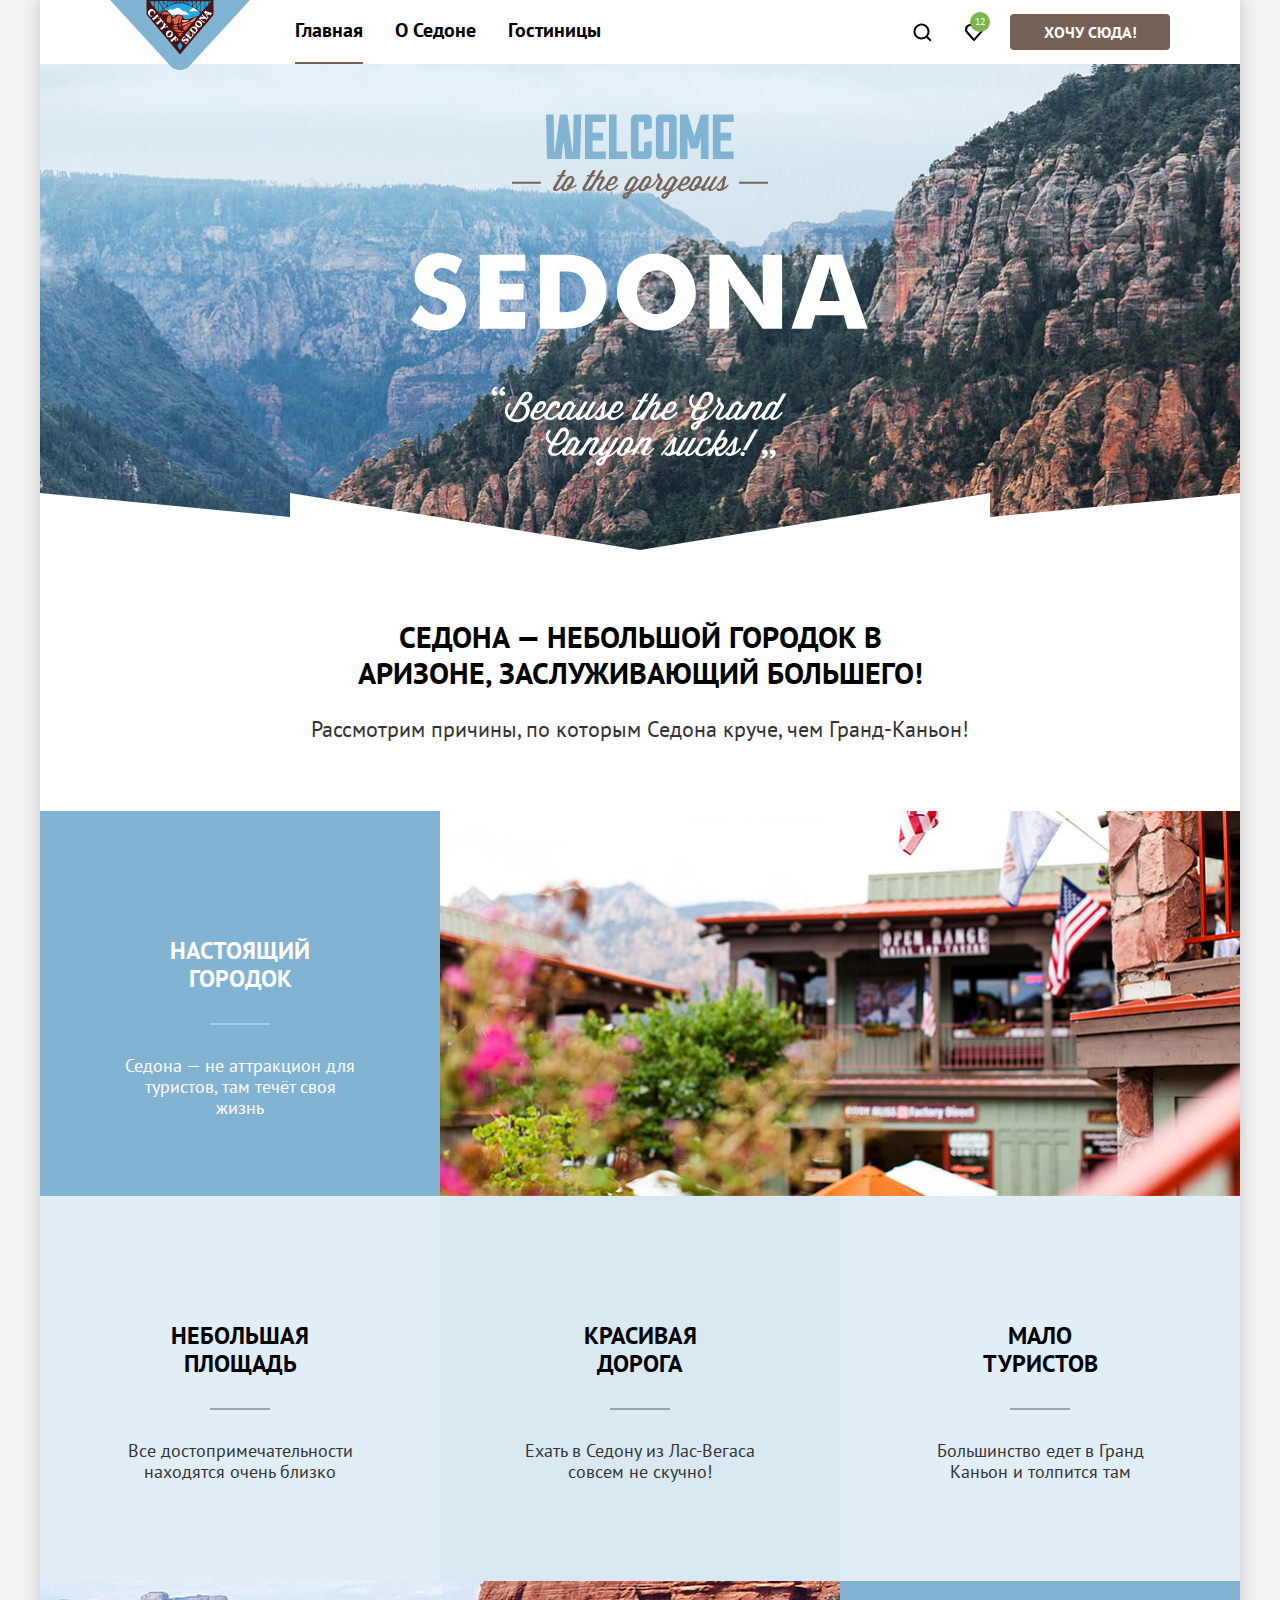
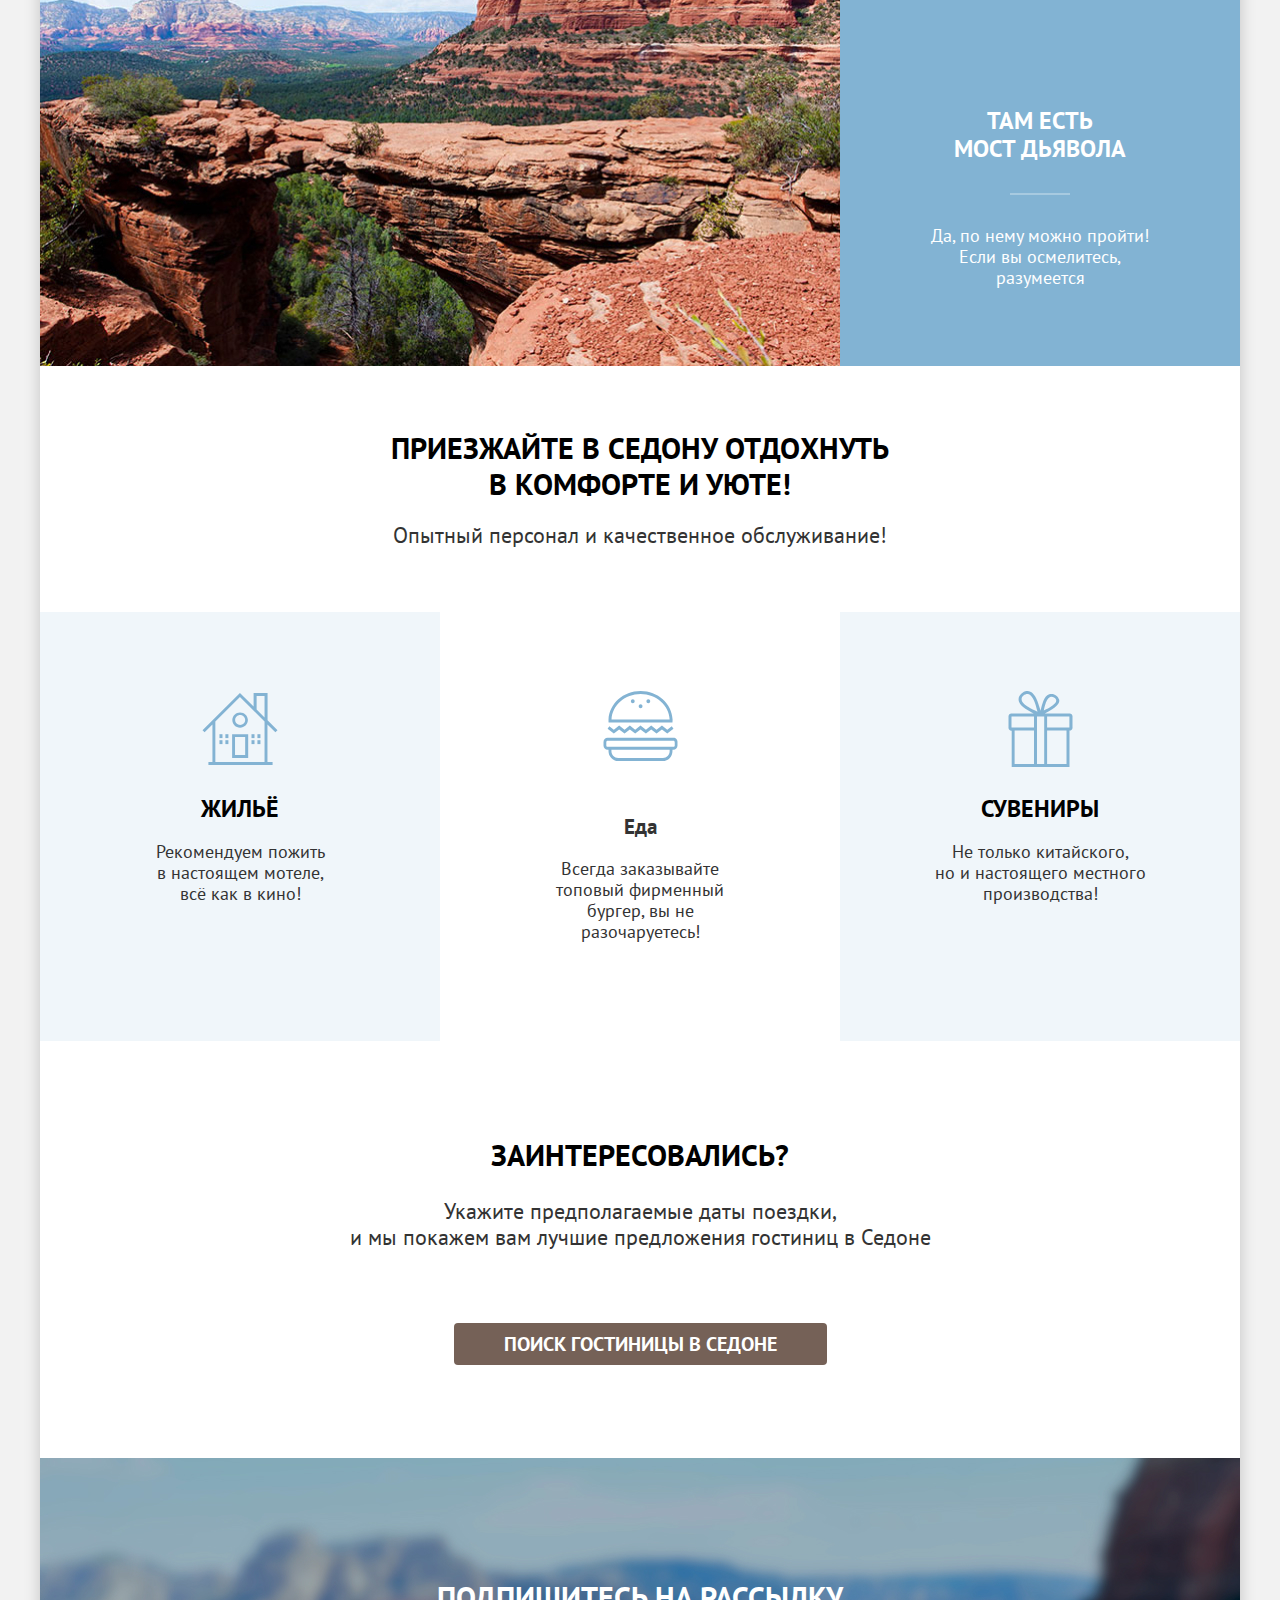
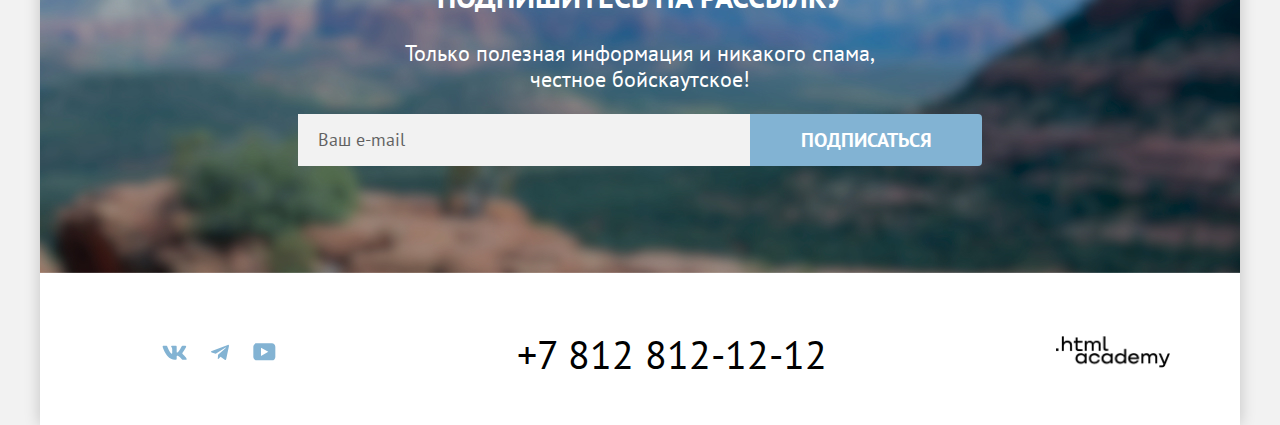
<file: index.html>
<!DOCTYPE html>
<html lang="ru">

  <head>
    <meta charset="utf-8">
    <title>Академия HTML:Седона</title>
    <link rel="stylesheet" href="styles/styles.css">
  </head>

  <body>
    <div class="container">
      <header class="page-header">
        <nav class="navigation">
          <a class="logo" href="index.html">
            <img class="page-header-logo" src="images/logo!!.svg" width="140" height="70"
              alt="Логотип «Седона-небольшой городок в Аризоне».">
          </a>
            <ul class="navigation-list">
              <li class="navigation-item">
                <a class="navigation-link navigation-link-current" href="index.html">Главная</a>
              </li>
              <li class="navigation-item">
                <a class="navigation-link" href="#">О Седоне</a>
              </li>
              <li class="navigation-item">
                <a class="navigation-link" href="catalog.html">Гостиницы</a>
              </li>
            </ul>
            <ul class="navigation-list navigation-user">
            <li class="navigaton-item">
              <a class="navigation-link navigation-search" href="#">
                <span class="visually-hidden">Поиск.</span>
              </a>
            </li>
            <li class="navigaton-item navigation-favor">
              <a class="navigation-link " href="#">
                <span class="visually-hidden">Избранное.</span>
              </a>
            </li>
            <li class="navigaton-item">
              <a class="navigation-link button" href="#">Хочу сюда!</a>
            </li>
          </ul>
        </nav>
      </header>
      <main class="main-index">
        <section class="gorgeous">
          <h1 class="visually-hidden">Добро пожаловать в великолепную седону</h1>
          <img class="wellcome" src="images/welcome!.svg" width="458" height="352" alt="Welcome to the gorgeous Sedona">
        </section>
        <section class="advantages">
          <div class="advantages-about">
            <h2 class="advantages-title-about">Седона — небольшой городок в Аризоне,
              заслуживающий большего!</h2>
            <p class="advantages-reasons">Рассмотрим причины, по которым Седона круче, чем Гранд-Каньон!</p>
          </div>
          <ul class="advantages-list">
            <li class="advantages-item advantages-image">
              <div class="advantages-text">
                <h3 class="advantages-title advantages-title-image">Настоящий городок</h3>
                <p class="advantages-description">Седона — не аттракцион для туристов, там течёт своя жизнь</p>
              </div>
              <div class="advantages-photo">
                <img class="photo" src="images/photo-1.jpg" width="800" height="385"
                  alt="Здание на фоне красивого пейзажа">
              </div>
            </li>

            <li class="advantages-item">
              <div class="advantages-text">
                <h3 class="advantages-title">Небольшая площадь</h3>
                <p class="advantages-description">Все достопримечательности находятся очень близко</p>
              </div>
            </li>
            <li class="advantages-item">
              <div class="advantages-tex">
                <h3 class="advantages-title">Красивая дорога</h3>
                <p class="advantages-description">Ехать в Седону из Лас-Вегаса совсем не скучно!</p>
              </div>
            </li>
            <li class="advantages-item">
              <div class="advantages-text">
                <h3 class="advantages-title">Мало туристов</h3>
                <p class="advantages-description">Большинство едет в Гранд Каньон и толпится там</p>
              </div>
            </li>
            <li class="advantages-item advantages-image">
              <div class="advantages-photo">
                <img class="photo" src="images/photo-2.jpg" width="800" height="384" alt="Коньон">
              </div>
              <div class="advantages-text">
                <h3 class="advantages-title advantages-title-image">Там есть мост дьявола</h3>
                <p class="advantages-description">Да, по нему можно пройти! Если вы осмелитесь, разумеется</p>
              </div>
            </li>
          </ul>
        </section>

        <section class="services">
          <div class="services-about">
            <h2 class="services-title">Приезжайте в Седону отдохнуть в комфорте и уюте!</h2>
            <p class="services-description-text">Опытный персонал и качественное обслуживание!</p>
          </div>
          <ul class="services-list">
            <li class="services-item services-title-home" >
                <h3 class="services-title">Жильё</h3>
                <p class="services-description">Рекомендуем пожить<br> в настоящем мотеле,<br> всё как в кино!</p>
            </li>
            <li class="services-item title services-title-foot">

                <h3 class="services-">Еда</h3>
                <p class="services-description">Всегда заказывайте<br> топовый фирменный бургер, вы не разочаруетесь!
                </p>            </li>
            <li class="services-item services-title-souvenirs">
                <h3 class="services-title">Сувениры</h3>
                <p class="services-description">Не только китайского, <br>но и настоящего местного производства!</p>
            </li>
          </ul>
        </section>

        <section class="search">
          <div class="search-wrapper">
            <h2 class="search-title">Заинтересовались?</h2>
            <p class="search-title-date">Укажите предполагаемые даты поездки,<br>и мы покажем вам лучшие предложения
              гостиниц
              в Седоне</p>
            <a class="search-link" href="hotel.html">Поиск гостиницы в Седоне</a>
          </div>
        </section>
        <section class="newsletter">
          <h2 class="newsletter-title">Подпишитесь на рассылку</h2>
          <p class="newsletter-information">Только полезная информация и никакого спама, честное бойскаутское!</p>
          <form class="newsletter-form " action="https://echo.htmlacademy.ru/" method="post">
            <label for="newsletter-email"></label>
            <div class="email">
              <input class="field" placeholder="Ваш e-mail" type="email" name="newsletter-email" id="newsletter-email"
                required>
              <button class="button newsletter-button" type="submit">Подписаться</button>
            </div>
          </form>
        </section>
      </main>
      <footer class="page-footer">
        <section class="social">
          <h2 class="visually-hidden">Давайте дружить</h2>
          <ul class="social-list">
            <li class="social-item">
              <a class="button" href="https://vk.com/htmlacademy">
                <img src="images/vk.svg" width="25" height="15" alt="В контакте">
                <span class="visually-hidden">ВКонтакте</span>
              </a>
            </li>
            <li class="social-item">
              <a class="button" href="https://t.me/htmlacademy ">
                <img src="images/tg.svg" width="18" height="16" alt="Телеграм">
                <span class="visually-hidden">Телеграм</span>
              </a>
            </li>
            <li class="social-item">
              <a class="button" href="https://www.youtube.com/user/htmlacademyru">
                <img src="images/youtube.svg" width="23" height="18" alt="Ютуб">
                <span class="visually-hidden">Ютуб</span>
              </a>
            </li>
          </ul>
        </section>
        <a class="footer-contacts-phone" href="tel:+78128121212">+7 812 812-12-12</a>
        <a class="htmlacademy-link" href="https://htmlacademy.ru/">
          <img src="images/logo_htmlacademy.png" width="114" height="32" alt="html-academy">
        </a>
      </footer>
    </div>

  </body>

</html>
</file>
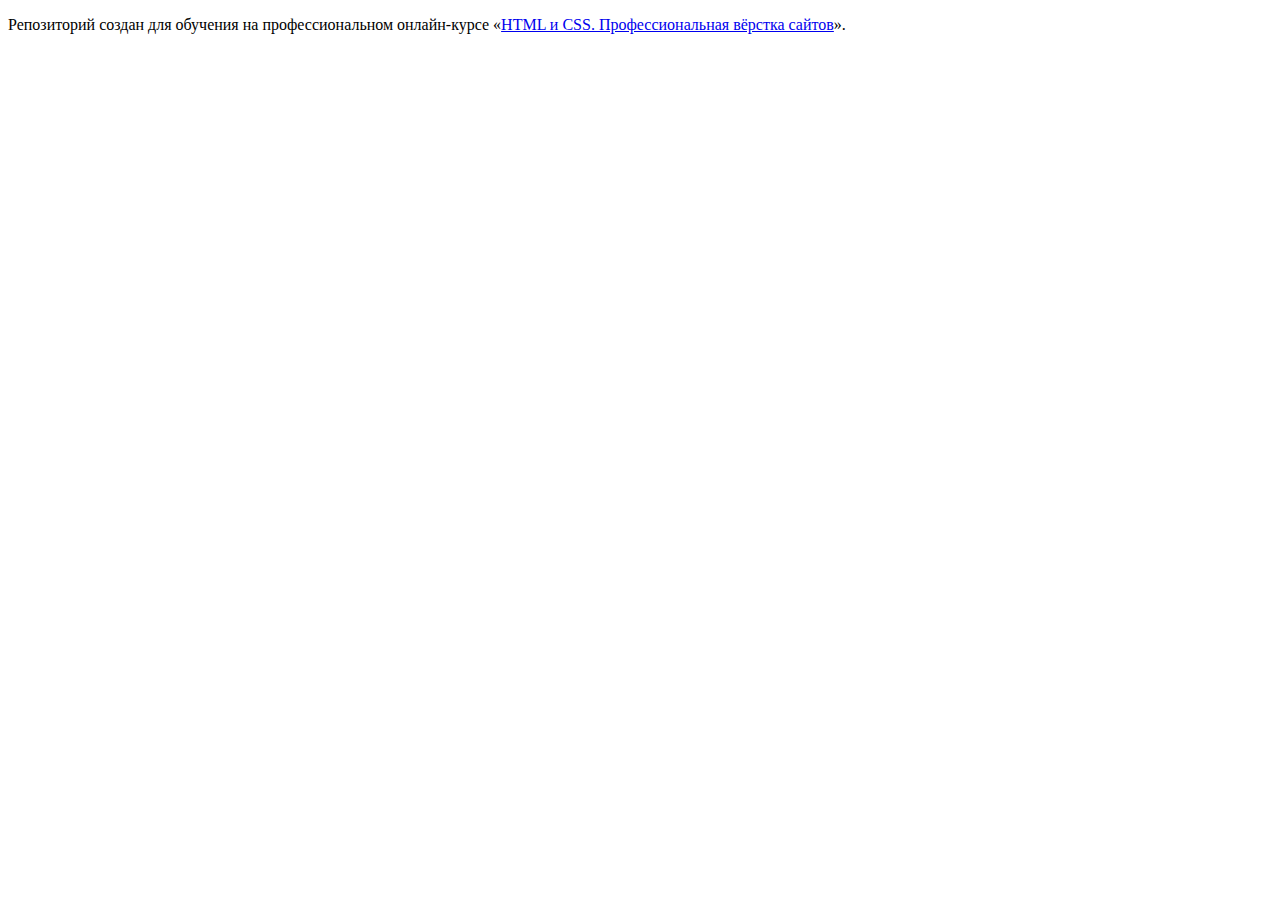
<file: 1/index.html>
<!DOCTYPE html>
<html lang="ru">
  <head>
    <meta charset="utf-8">
    <title>HTML Academy: Седона</title>
    <base href="https://htmlacademy-htmlcss.github.io/1772239-sedona-36/1/">
</head>
  <body>

    <p>Репозиторий создан для обучения на профессиональном онлайн‑курсе «<a href="https://htmlacademy.ru/intensive/htmlcss">HTML и CSS. Профессиональная вёрстка сайтов</a>».</p>

  </body>
</html>
</file>
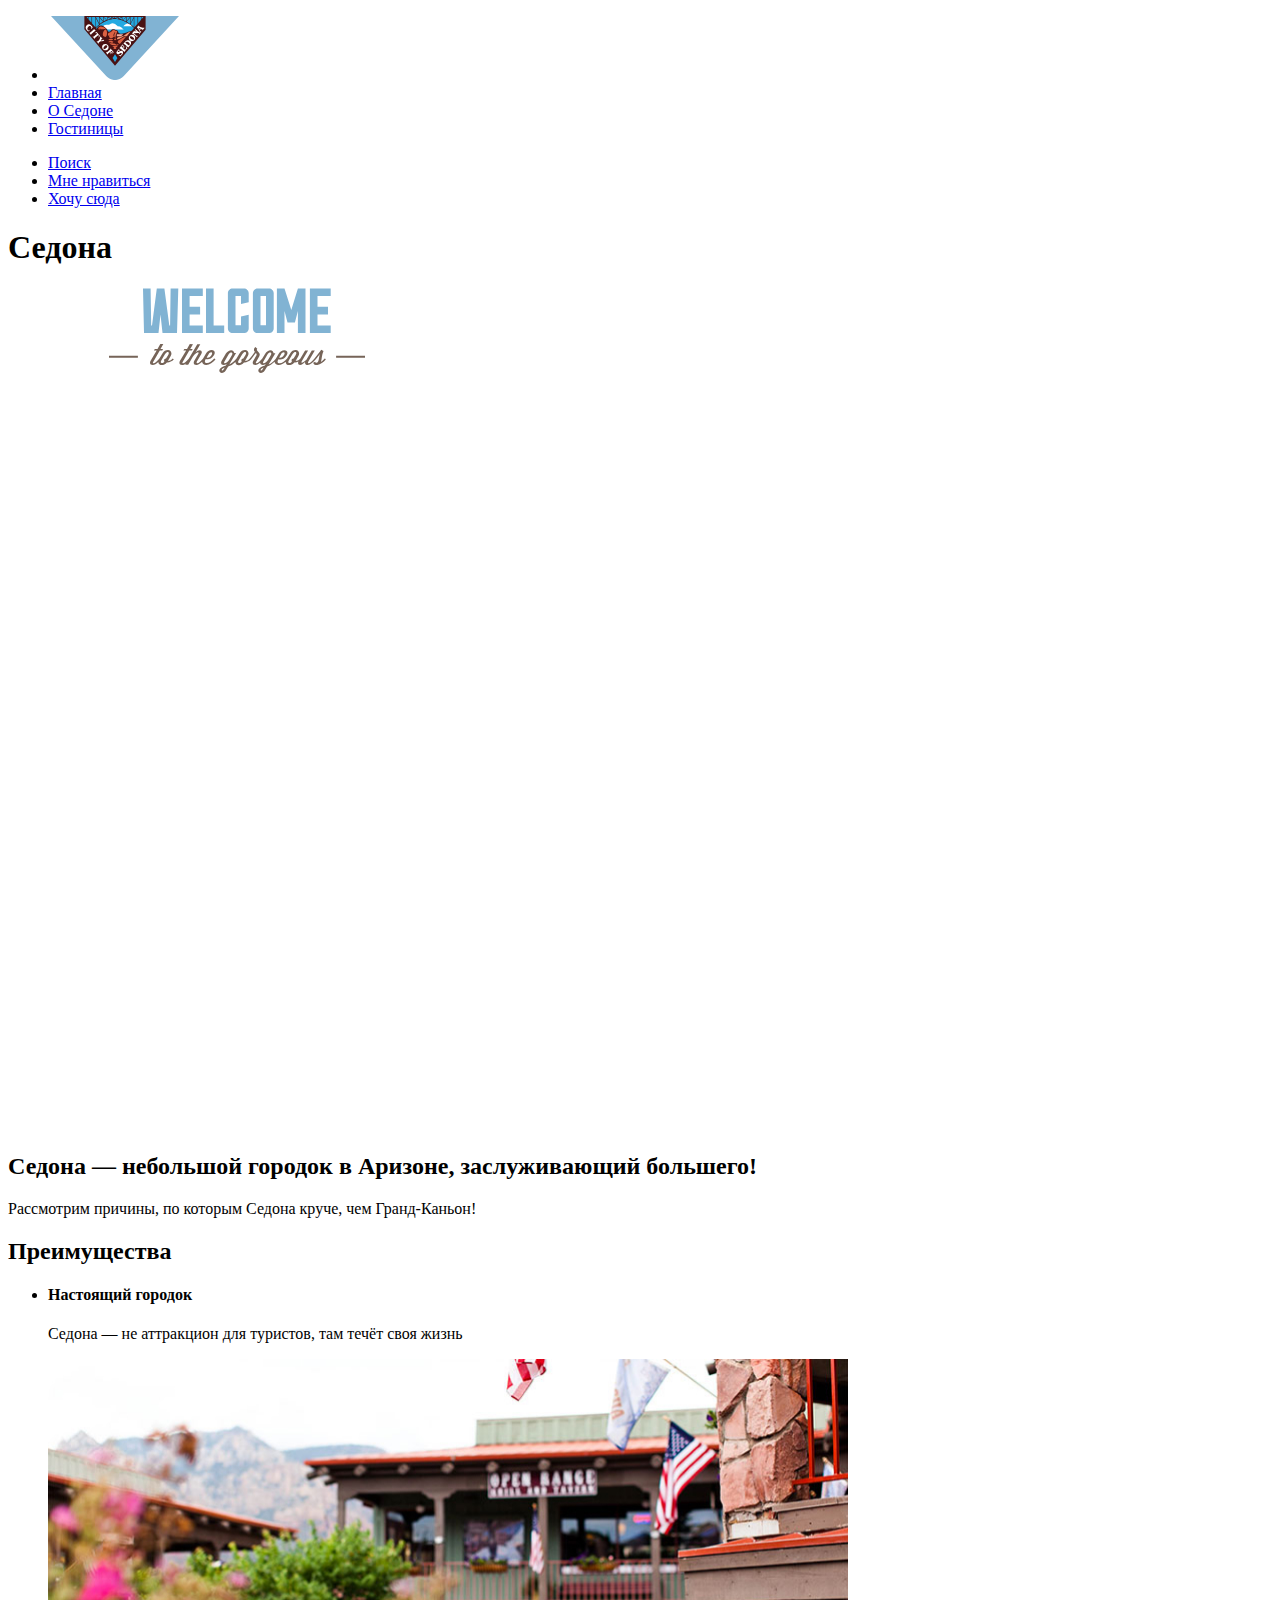
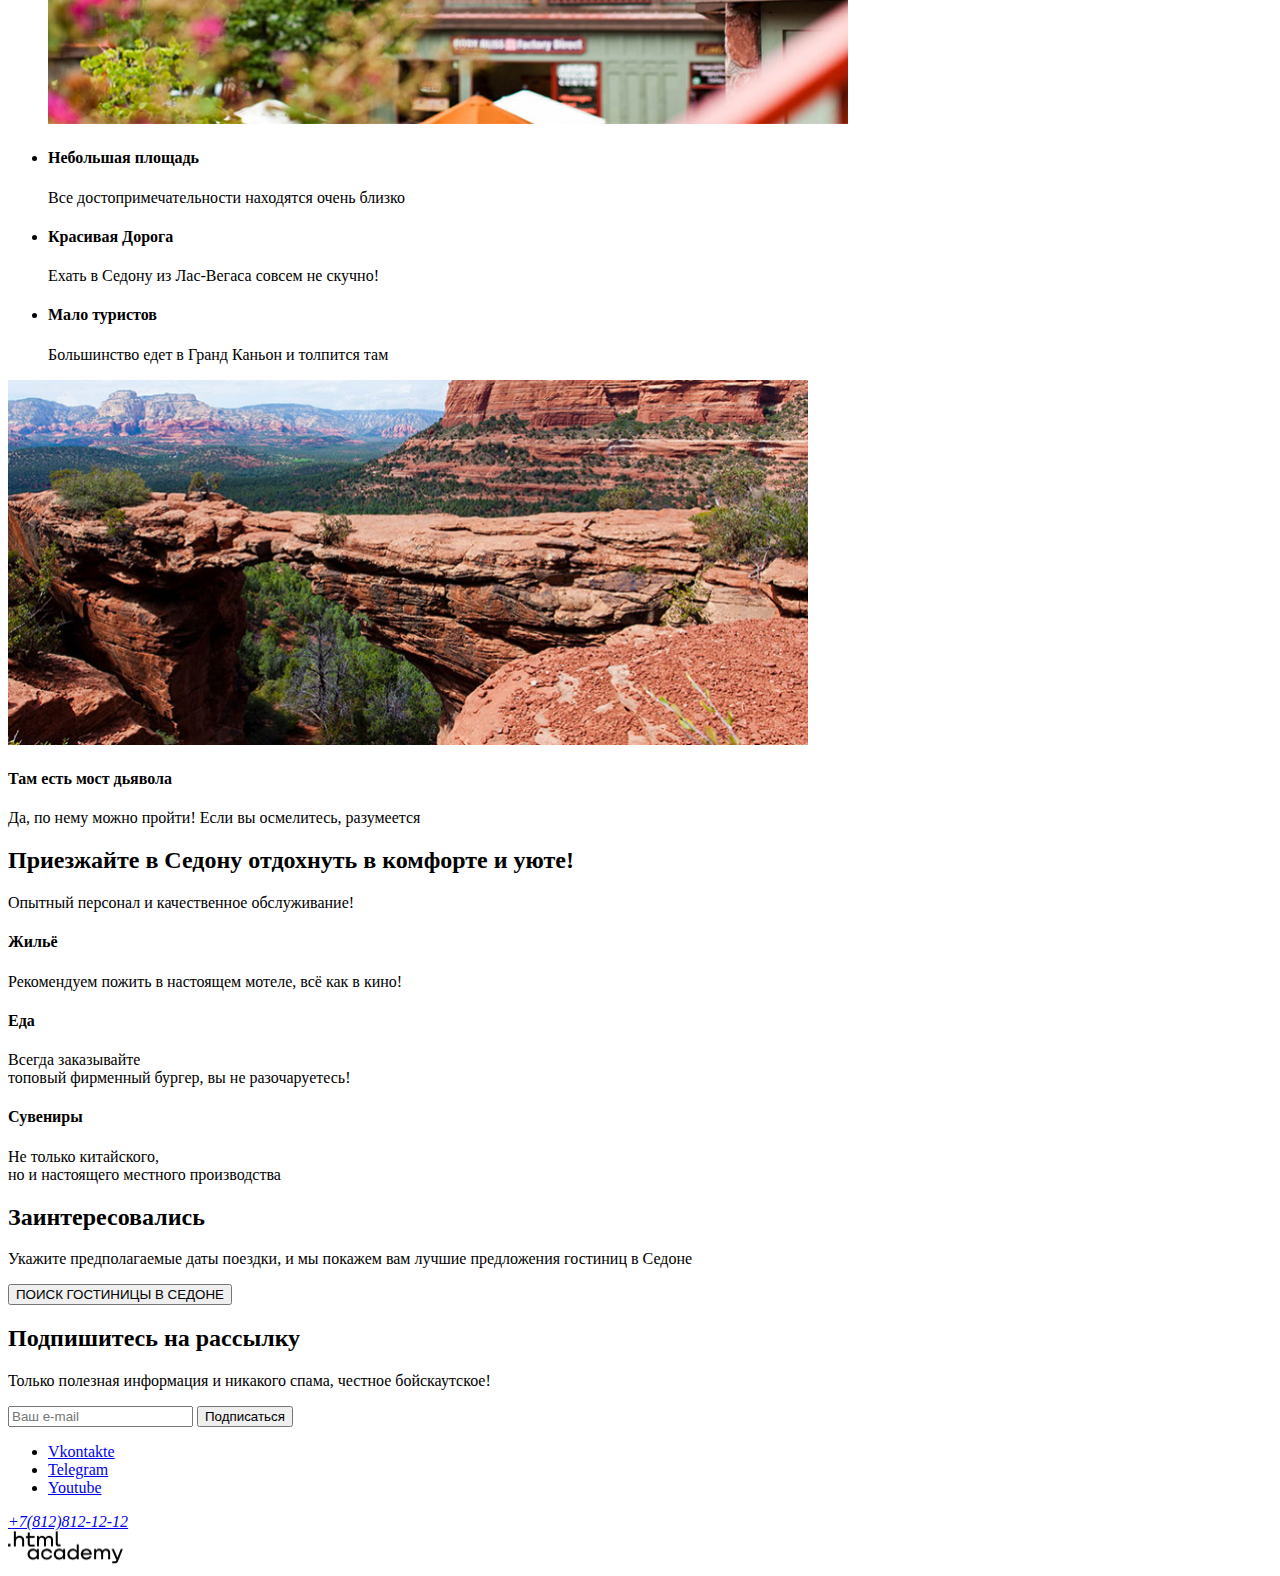
<file: 2/index.html>
<!DOCTYPE html>
<html lang="ru">
  <head>
    <meta charset="utf-8">
    <title>Академия HTML:Седона</title>
    <base href="https://htmlacademy-htmlcss.github.io/1772239-sedona-36/2/">
</head>
  <body>
    <header class="page-header">

      <nav class="navigation">

        <ul class="navigation-list">
          <li>
            <a class="navigation-link" href="index.html" >
              <img class="logo" src="images/Logo.svg" width="134" height="64" alt="Логотип Седоны">
            </a>
          </li>
          <li class="navigation-item">
            <a class="navigation-link" href="index.html" >Главная</a>
          </li>
          <li class="navigation-item">
            <a class="navigation-link" href="#">О Седоне</a>
          </li>
          <li class="navigation-item">
            <a class="navigation-link" href="catalog.html">Гостиницы</a>
          </li>
        </ul>
        <ul class="navigation-list navigation-user">
          <li class="navigation-item">
            <a class="navigation-link" href="#">
              <span class="visually-hidden">
                Поиск
              </span>
            </a>
          </li>
          <li class="navigation-item">
            <a class="navigation-link" href="#">
              <span class="visually-hidden">
                Мне нравиться
              </span>
            </a>
          </li>
          <li class="navigation-item">
            <a class="navigation-link" href="#">Хочу сюда</a>
          </li>
        </ul>
      </nav>
    </header>
    <main class="main-index">
        <h1 class="visually-hidden">Седона</h1>
<img class="logo" src="images/welcome!.svg" width="458" height="352" alt="Логотип Седоны">
<img class="logo" src="images/Vector!@.svg" width="1200" height="485" alt="Логотип Седоны">
<p class=" ">
<h2 class="intro-Description" >Седона — небольшой городок в Аризоне, заслуживающий большего!
</h2>
    Рассмотрим причины, по которым Седона круче, чем Гранд-Каньон!
</p>
<section class="adventeges">
    <h2 class="visually-hidden">Преимущества</h2>
    <ul class="adventeges-list">
        <li class="adventeges-list">
            <h4 class="adventeges-title">Настоящий городок</h4>
            <p class="adventeges-desription">Седона — не аттракцион для туристов, там течёт своя жизнь</p>
            <img class="stars-star-4" src="images/photo-1.jpg" height="365" width="800" alt="photo-1">
        </li>
        <li class="adventeges-list">
            <h4 class="adventeges-title">Небольшая площадь</h4>
            <p class="adventeges-desription">Все достопримечательности находятся очень близко</p>
            </li>
          <li class="adventeges-list">
            <h4 class="adventeges-title">Красивая Дорога</h4>
            <p class="adventeges-desription">Ехать в Седону из Лас-Вегаса  совсем не скучно!</p>
        </li>
        <li class="adventeges-list">
            <h4 class="adventeges-title">Мало туристов</h4>
            <p class="adventeges-desription">Большинство едет в Гранд Каньон и толпится там</p>
            </li>
    </ul>
            </section>
            <section>
              <img class="stars-star-4" src="images/photo-2.jpg" height="365" width="800" alt="photo-2">
            <h4 class="adventeges-title">Там есть мост дьявола</h4>
            <p class="adventeges-desription">Да, по нему можно пройти! Если вы осмелитесь, разумеется</p>
            </section>
            <section class="adventeges-list">
                <h2 class="intro-Description" >Приезжайте в Седону отдохнуть в комфорте и уюте!
                </h2>
            <p class="adventeges-desription">
                Опытный персонал и качественное обслуживание!
            </p>
              </section>
                <div>
            <section class="adventeges-list">
                <h4 class="adventeges-title">Жильё</h4>
                <p class="adventeges-desription">Рекомендуем пожить в настоящем мотеле,
                    всё как в кино!</p>
                </section>
              <section class="adventeges-list">
                <h4 class="adventeges-title">Еда</h4>
                <p class="adventeges-desription">Всегда заказывайте <br>
                    топовый фирменный бургер, вы не разочаруетесь!</p>
              </section>
            <section class="adventeges-list">
                <h4 class="adventeges-title">Сувениры</h4>
                <p class="adventeges-desription">Не только китайского,<br>
                    но и настоящего местного производства</p>
            </section>
            </div>
    <section class="services">
      <h2 class="services-title">Заинтересовались</h2>
      <p>Укажите предполагаемые даты поездки, и мы покажем вам лучшие предложения гостиниц в Седоне </p>
      <button class="button" type="button">ПОИСК ГОСТИНИЦЫ В СЕДОНЕ</button>
    </section>
    <section class="appointment">
      <h2 class="appointment-title">Подпишитесь на рассылку</h2>
      <p>Только полезная информация и никакого спама, честное бойскаутское!</p>
      <form class="appointment-form" action="https://echo.htmlacademy.ru/" method="post">
        <label class="appointment-form-date">
          <input type="text" id="appointment-date" name="appointment-date" placeholder="Ваш e-mail">
        </label>
        <button class="button" type="submit">Подписаться</button>
      </form>
    </section>
    </main>
    <footer class="page-footer">
      <section class="footer-social">
        <ul class="footer-social-list">
          <li class="footer-social-item">
            <a class="button" href="https://vk.com/htmlacademy">
              <span class="visually-hidden">Vkontakte</span>
            </a>
          </li>
          <li class="footer-social-item">
            <a class="button" href=" https://t.me/htmlacademy ">
              <span class="visually-hidden">Telegram</span>
            </a>
          </li>
          <li class="footer-social-item">
            <a class="button" href="https://www.youtube.com/user/htmlacademyru">
              <span class="visually-hidden">Youtube</span>
            </a>
          </li>
          </section>
          <section class="footer-contacts">
            <address class="footer-contacts-address">
              <a class="footer-contacts-address-phone" href="tel:+78128121212">+7(812)812-12-12</a>
            </address>
          </section>
          <section>
<li>
  <a href="https://htmlacademy.ru/"><img src="images/logo_htmlacademy.png" width="115"
    height="33" alt="html academy "></a>
</li>
        </ul>
      </section>
    </footer>
  </body>
</html>
</file>
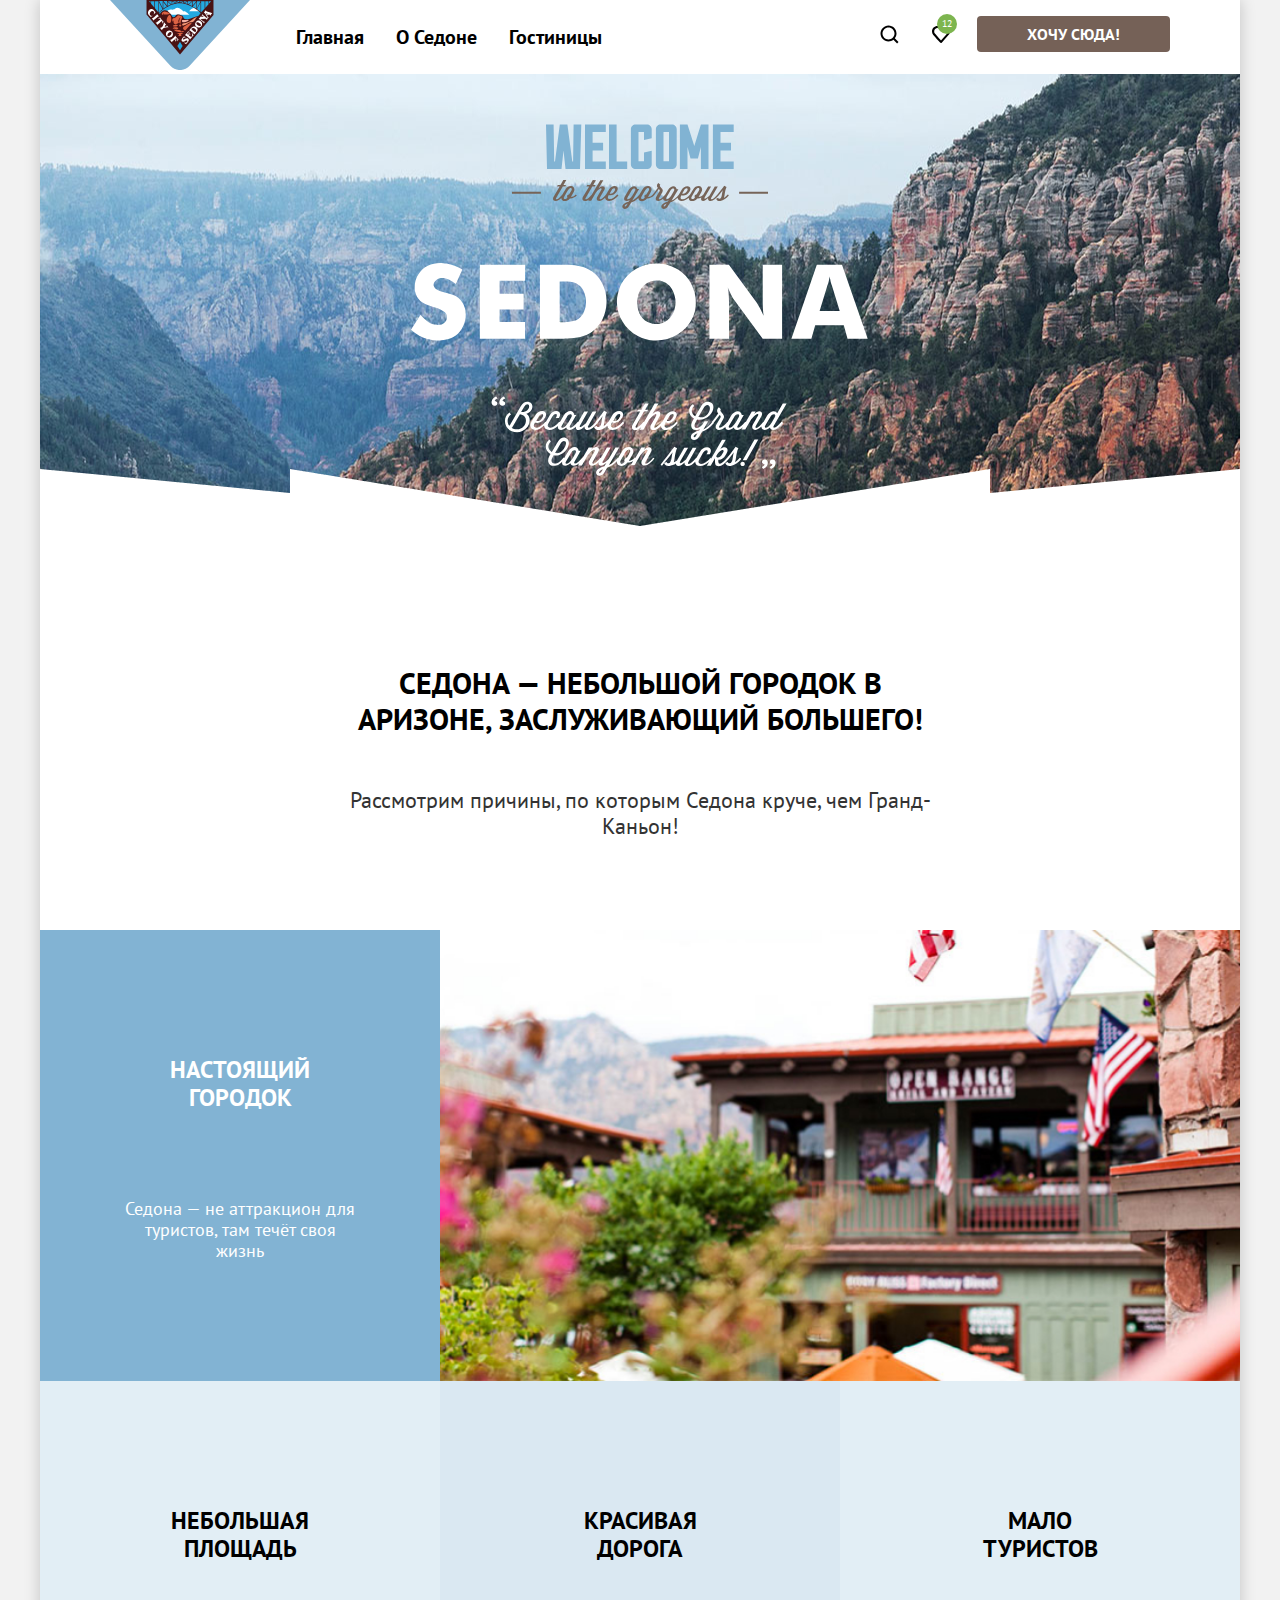
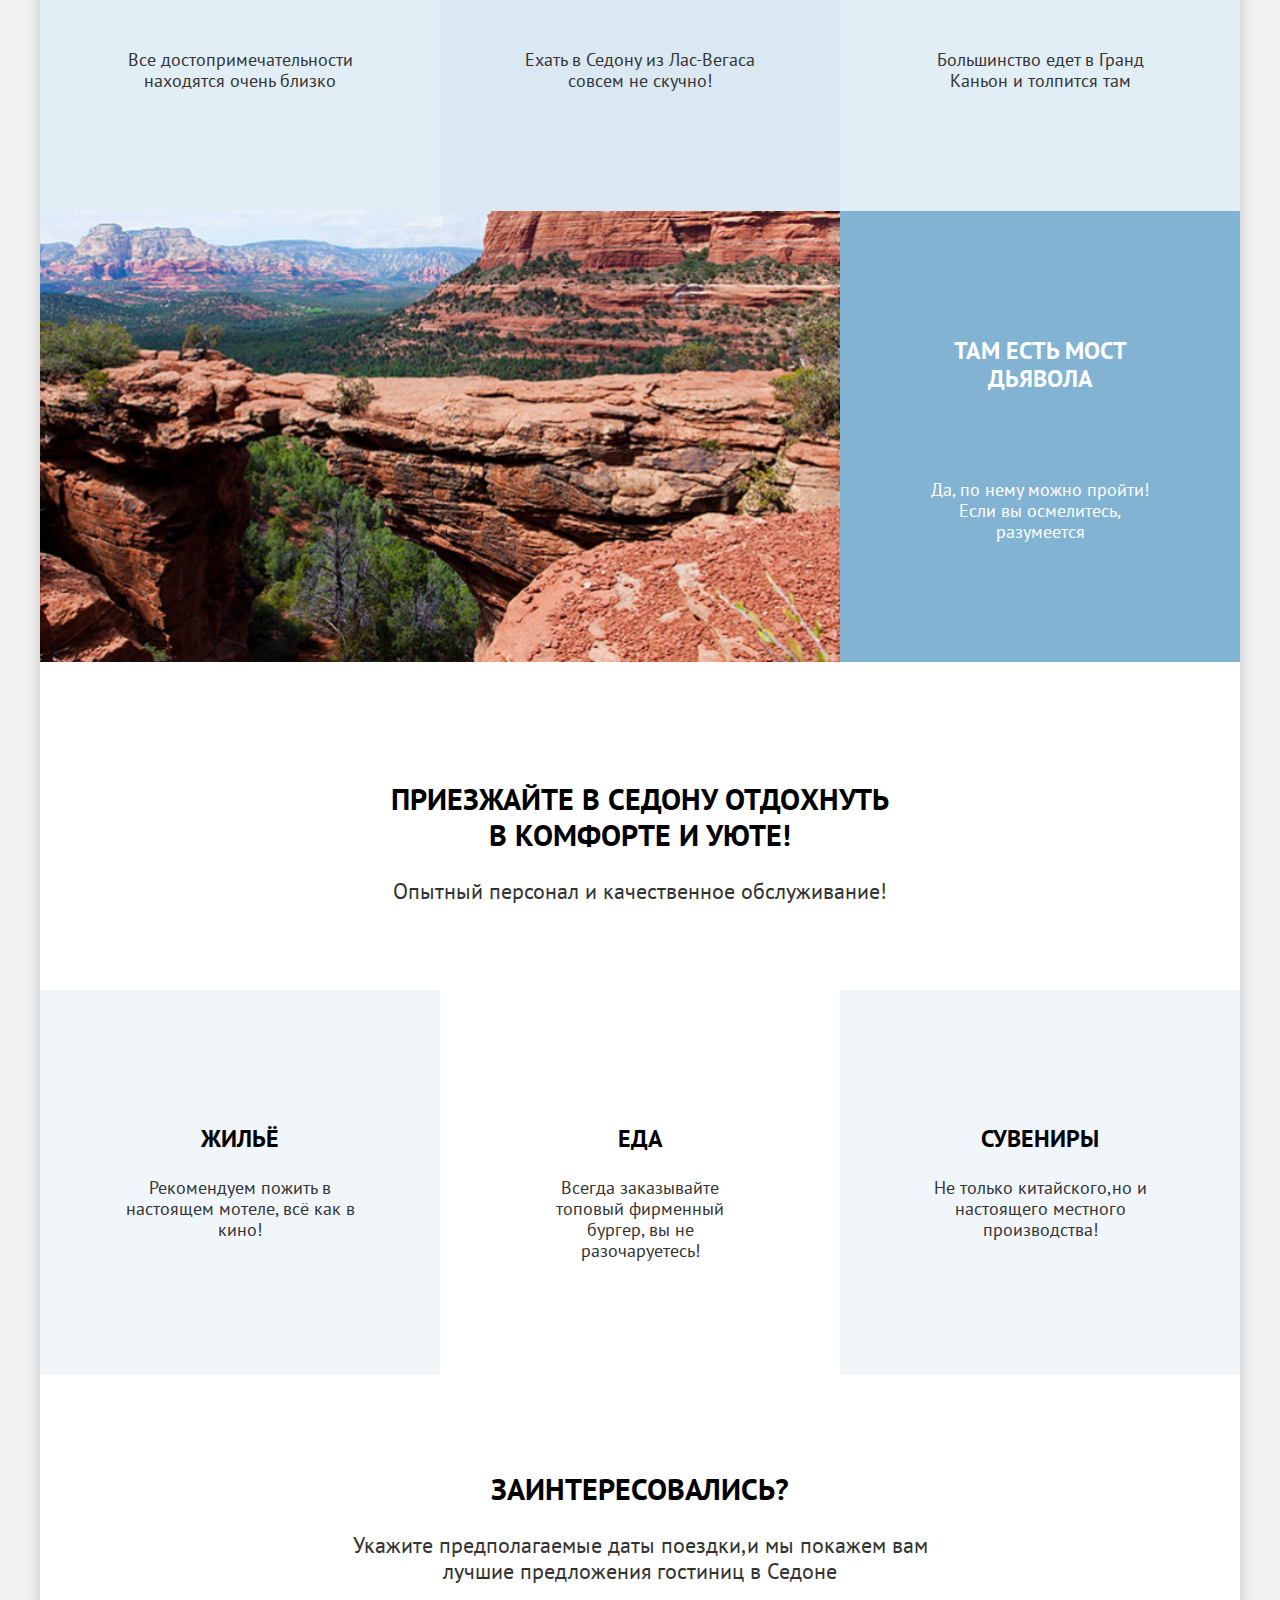
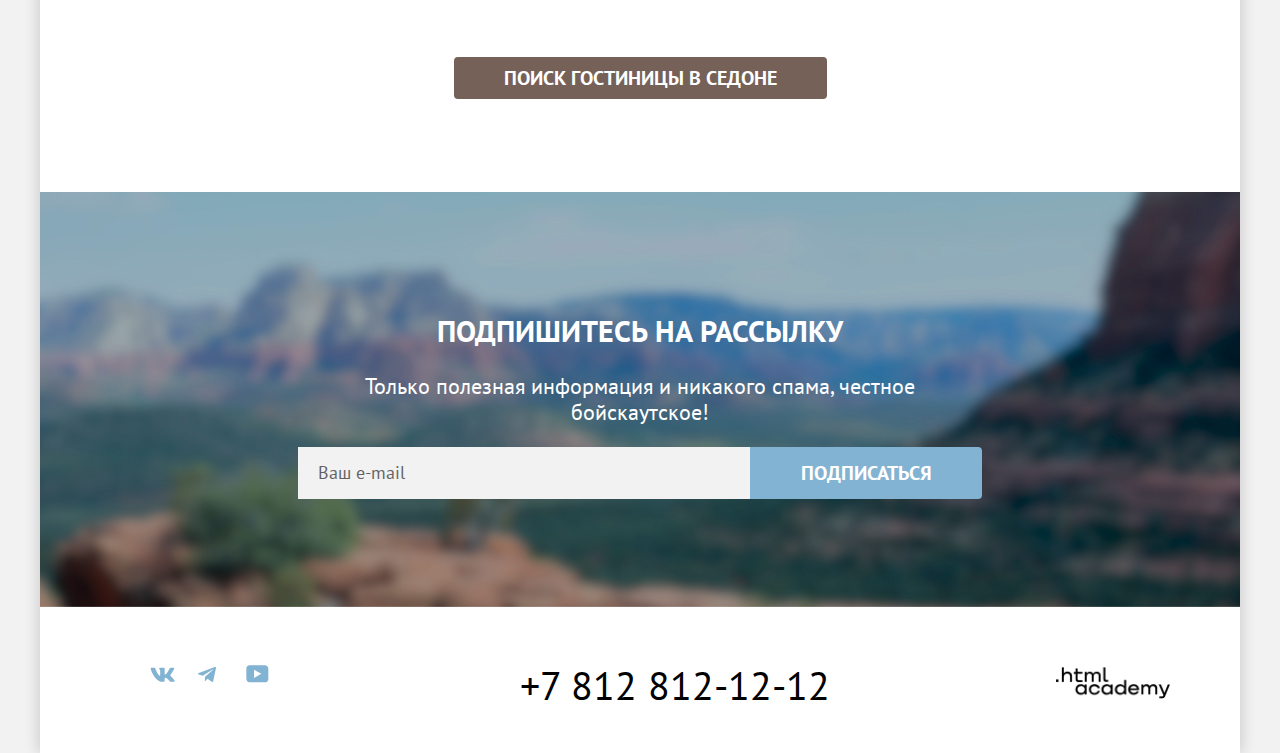
<file: 3/index.html>
<!DOCTYPE html>
<html lang="ru">

  <head>
    <meta charset="utf-8">
    <title>Академия HTML:Седона</title>
    <link rel="stylesheet" href="styles/styles.css">
    <base href="https://htmlacademy-htmlcss.github.io/1772239-sedona-36/3/">
</head>

  <body>
    <div class="container">
      <header class="page-header">
        <div style="display: flex;">
          <a class="logo" href="index.html">
            <img class="page-header-logo" src="images/logo!!.svg" width="140" height="70"
              alt="Логотип «Седона-небольшой городок в Аризоне».">
          </a>
          <nav class="navigation">
            <ul class="navigation-list">
              <li class="navigation-item">
                <a class="navigation-link navigation-link-current" href="index.html">Главная</a>
              </li>
              <li class="navigation-item">
                <a class="navigation-link" href="#">О Седоне</a>
              </li>
              <li class="navigation-item">
                <a class="navigation-link" href="catalog.html">Гостиницы</a>
              </li>
            </ul>
          </nav>
        </div>
        <nav>
          <ul class="navigation-list navigation-user">
            <li class="navigaton-item">
              <a class="navigation-link navigation-search" href="#">
                <span class="visually-hidden">Поиск.</span>
              </a>
            </li>
            <li class="navigaton-item navigation-favor">
              <a class="navigation-link " href="#">
                <span class="visually-hidden">Избранное.</span>
              </a>
            </li>
            <li class="navigaton-item">
              <a class="navigation-link button" href="#">Хочу сюда!</a>
            </li>
          </ul>
        </nav>
      </header>
      <main class="main-index">
        <section class="gorgeous">
          <h1 class="visually-hidden">Добро пожаловать в великолепную седону</h1>
          <img class="wellcome" src="images/welcome!.svg" width="458" height="352" alt="Welcome to the gorgeous Sedona">
        </section>
        <section class="advantages">
          <div class="advantages-about">
            <h2 class="advantages-title-about">Седона — небольшой городок в Аризоне,
              заслуживающий большего!</h2>
            <p class="advantages-reasons">Рассмотрим причины, по которым Седона круче, чем Гранд-Каньон!</p>
          </div>
          <ul class="advantages-list">
            <li class="advantages-item advantages-image">
              <div class="advantages-text">
                <h3 class="advantages-title">Настоящий городок</h3>
                <p class="advantages-description">Седона — не аттракцион для туристов, там течёт своя жизнь</p>
              </div>
              <div class="advantages-photo">
                <img class="photo" src="images/photo-1.jpg" width="800" height="385"
                  alt="Здание на фоне красивого пейзажа">
              </div>
            </li>

            <li class="advantages-item">
              <div class="advantages-text">
                <h3 class="advantages-title">Небольшая площадь</h3>
                <p class="advantages-description">Все достопримечательности находятся очень близко</p>
              </div>
            </li>
            <li class="advantages-item">
              <div class="advantages-tex">
                <h3 class="advantages-title">Красивая дорога</h3>
                <p class="advantages-description">Ехать в Седону из Лас-Вегаса совсем не скучно!</p>
              </div>
            </li>
            <li class="advantages-item">
              <div class="advantages-text">
                <h3 class="advantages-title">Мало туристов</h3>
                <p class="advantages-description">Большинство едет в Гранд Каньон и толпится там</p>
              </div>
            </li>
            <li class="advantages-item advantages-image">
              <div class="advantages-photo">
                <img class="photo" src="images/photo-2.jpg" width="800" height="384" alt="Коньон">
              </div>
              <div class="advantages-text">
                <h3 class="advantages-title">Там есть мост дьявола</h3>
                <p class="advantages-description">Да, по нему можно пройти! Если вы осмелитесь, разумеется</p>
              </div>
            </li>
          </ul>
        </section>

        <section class="services">
          <div class="services-about">
            <h2 class="services-title">Приезжайте в Седону отдохнуть в комфорте и уюте!</h2>
            <p class="services-description">Опытный персонал и качественное обслуживание!</p>
          </div>
          <ul class="services-list">
            <li class="services-item">
              <div class="icon services-text">
                <h3 class="services-title">Жильё</h3>
                <p class="services-description">Рекомендуем пожить в настоящем мотеле, всё как в кино!</p>
              </div>
            </li>
            <li class="services-item">
              <div class="icon services-text">
                <h3 class="services-title">Еда</h3>
                <p class="services-description">Всегда заказывайте топовый фирменный бургер, вы не разочаруетесь!
                </p>
              </div>
            </li>
            <li class="services-item">
              <div class="icon services-text">
                <h3 class="services-title">Сувениры</h3>
                <p class="services-description">Не только китайского,но и настоящего местного производства!</p>
              </div>
            </li>
          </ul>
        </section>

        <section class="search">
          <div class="search-wrapper">
            <h2 class="search-title">Заинтересовались?</h2>
            <p class="search-title-date">Укажите предполагаемые даты поездки,и мы покажем вам лучшие предложения
              гостиниц
              в Седоне</p>
            <a class="search-link" href="hotel.html">Поиск гостиницы в Седоне</a>
          </div>
        </section>
        <section class="newsletter">
          <h2 class="newsletter-title">Подпишитесь на рассылку</h2>
          <p class="newsletter-information">Только полезная информация и никакого спама, честное бойскаутское!</p>
          <form class="newsletter-form " action="https://echo.htmlacademy.ru/" method="post">
            <label for="newsletter-email"></label>
            <div class="email">
              <input class="field" placeholder="Ваш e-mail" type="email" name="newsletter-email" id="newsletter-email"
                required>
              <button class="button newsletter-button" type="submit">Подписаться</button>
            </div>
          </form>
        </section>
      </main>
      <footer class="page-footer">
        <section class="social">
          <h2 class="visually-hidden">Давайте дружить</h2>
          <ul class="social-list">
            <li class="social-item">
              <a class="button" href="https://vk.com/htmlacademy">
                <img src="images/vk.svg" width="25" height="15" alt="В контакте">
                <span class="visually-hidden">ВКонтакте</span>
              </a>
            </li>
            <li class="social-item">
              <a class="button" href="https://t.me/htmlacademy ">
                <img src="images/tg.svg" width="18" height="16" alt="Телеграм">
                <span class="visually-hidden">Телеграм</span>
              </a>
            </li>
            <li class="social-item">
              <a class="button" href="https://www.youtube.com/user/htmlacademyru">
                <img src="images/youtube.svg" width="23" height="18" alt="Ютуб">
                <span class="visually-hidden">Ютуб</span>
              </a>
            </li>
          </ul>
        </section>
        <a class="footer-contacts-phone" href="tel:+78128121212">+7 812 812-12-12</a>
        <a class="htmlacademy-link" href="https://htmlacademy.ru/">
          <img src="images/logo_htmlacademy.png" width="114" height="32" alt="html-academy">
        </a>
      </footer>
    </div>

  </body>

</html>
</file>
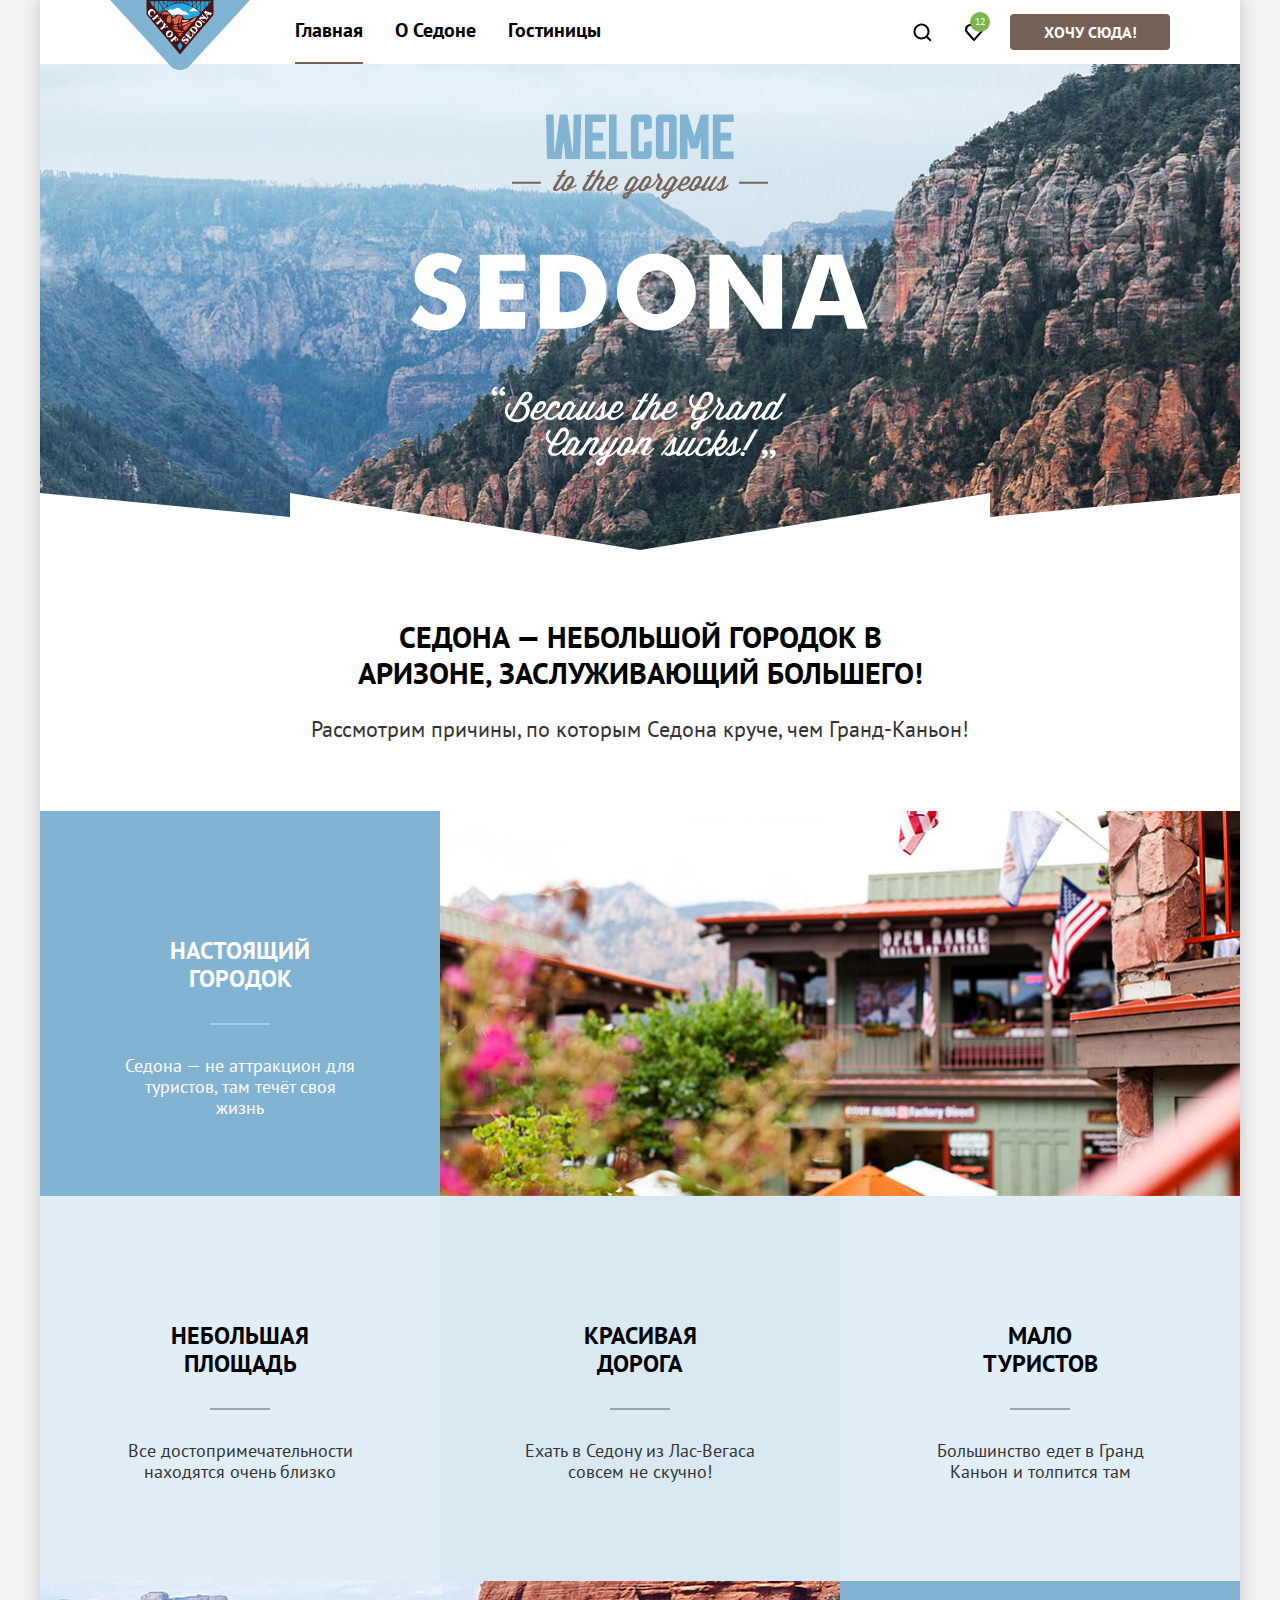
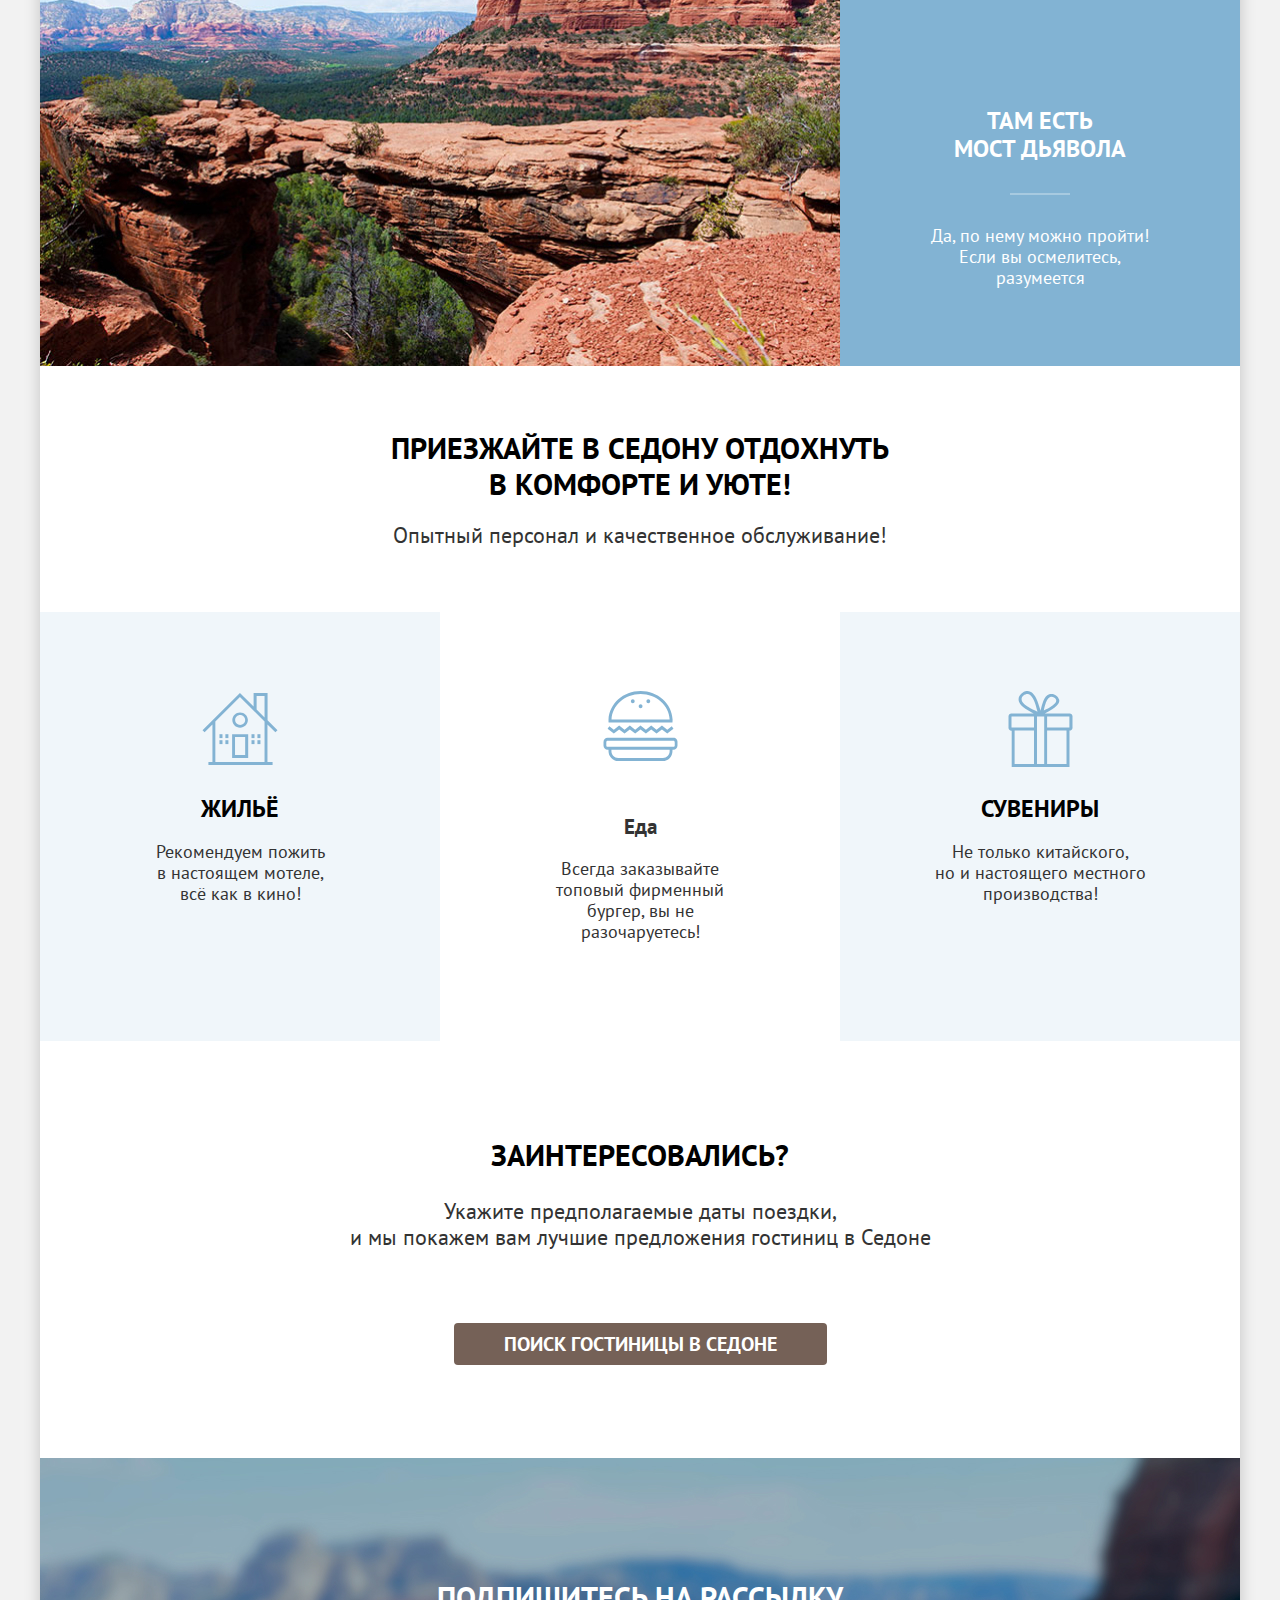
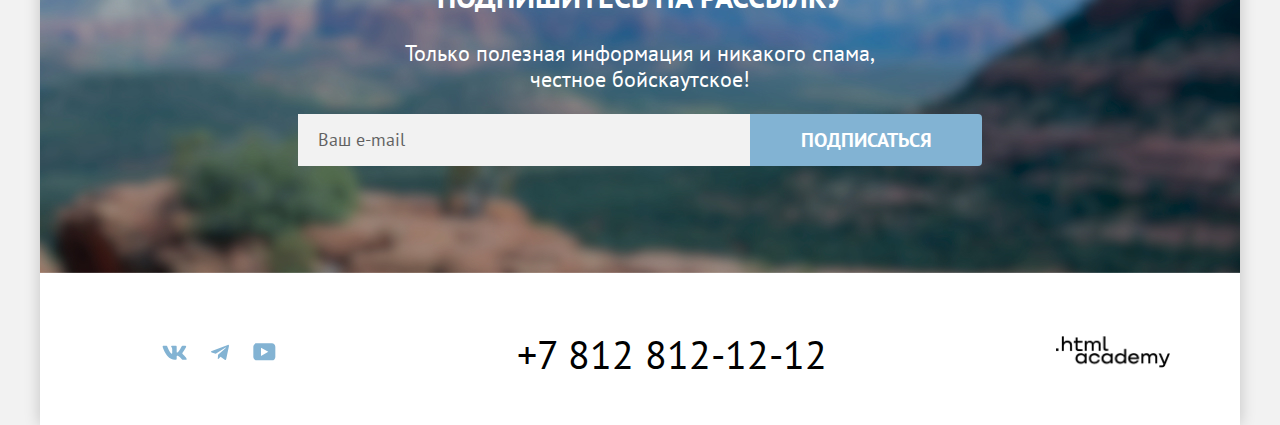
<file: 4/index.html>
<!DOCTYPE html>
<html lang="ru">

  <head>
    <meta charset="utf-8">
    <title>Академия HTML:Седона</title>
    <link rel="stylesheet" href="styles/styles.css">
    <base href="https://htmlacademy-htmlcss.github.io/1772239-sedona-36/4/">
</head>

  <body>
    <div class="container">
      <header class="page-header">
        <nav class="navigation">
          <a class="logo" href="index.html">
            <img class="page-header-logo" src="images/logo!!.svg" width="140" height="70"
              alt="Логотип «Седона-небольшой городок в Аризоне».">
          </a>
            <ul class="navigation-list">
              <li class="navigation-item">
                <a class="navigation-link navigation-link-current" href="index.html">Главная</a>
              </li>
              <li class="navigation-item">
                <a class="navigation-link" href="#">О Седоне</a>
              </li>
              <li class="navigation-item">
                <a class="navigation-link" href="catalog.html">Гостиницы</a>
              </li>
            </ul>
            <ul class="navigation-list navigation-user">
            <li class="navigaton-item">
              <a class="navigation-link navigation-search" href="#">
                <span class="visually-hidden">Поиск.</span>
              </a>
            </li>
            <li class="navigaton-item navigation-favor">
              <a class="navigation-link " href="#">
                <span class="visually-hidden">Избранное.</span>
              </a>
            </li>
            <li class="navigaton-item">
              <a class="navigation-link button" href="#">Хочу сюда!</a>
            </li>
          </ul>
        </nav>
      </header>
      <main class="main-index">
        <section class="gorgeous">
          <h1 class="visually-hidden">Добро пожаловать в великолепную седону</h1>
          <img class="wellcome" src="images/welcome!.svg" width="458" height="352" alt="Welcome to the gorgeous Sedona">
        </section>
        <section class="advantages">
          <div class="advantages-about">
            <h2 class="advantages-title-about">Седона — небольшой городок в Аризоне,
              заслуживающий большего!</h2>
            <p class="advantages-reasons">Рассмотрим причины, по которым Седона круче, чем Гранд-Каньон!</p>
          </div>
          <ul class="advantages-list">
            <li class="advantages-item advantages-image">
              <div class="advantages-text">
                <h3 class="advantages-title advantages-title-image">Настоящий городок</h3>
                <p class="advantages-description">Седона — не аттракцион для туристов, там течёт своя жизнь</p>
              </div>
              <div class="advantages-photo">
                <img class="photo" src="images/photo-1.jpg" width="800" height="385"
                  alt="Здание на фоне красивого пейзажа">
              </div>
            </li>

            <li class="advantages-item">
              <div class="advantages-text">
                <h3 class="advantages-title">Небольшая площадь</h3>
                <p class="advantages-description">Все достопримечательности находятся очень близко</p>
              </div>
            </li>
            <li class="advantages-item">
              <div class="advantages-tex">
                <h3 class="advantages-title">Красивая дорога</h3>
                <p class="advantages-description">Ехать в Седону из Лас-Вегаса совсем не скучно!</p>
              </div>
            </li>
            <li class="advantages-item">
              <div class="advantages-text">
                <h3 class="advantages-title">Мало туристов</h3>
                <p class="advantages-description">Большинство едет в Гранд Каньон и толпится там</p>
              </div>
            </li>
            <li class="advantages-item advantages-image">
              <div class="advantages-photo">
                <img class="photo" src="images/photo-2.jpg" width="800" height="384" alt="Коньон">
              </div>
              <div class="advantages-text">
                <h3 class="advantages-title advantages-title-image">Там есть мост дьявола</h3>
                <p class="advantages-description">Да, по нему можно пройти! Если вы осмелитесь, разумеется</p>
              </div>
            </li>
          </ul>
        </section>

        <section class="services">
          <div class="services-about">
            <h2 class="services-title">Приезжайте в Седону отдохнуть в комфорте и уюте!</h2>
            <p class="services-description-text">Опытный персонал и качественное обслуживание!</p>
          </div>
          <ul class="services-list">
            <li class="services-item services-title-home" >
                <h3 class="services-title">Жильё</h3>
                <p class="services-description">Рекомендуем пожить<br> в настоящем мотеле,<br> всё как в кино!</p>
            </li>
            <li class="services-item title services-title-foot">

                <h3 class="services-">Еда</h3>
                <p class="services-description">Всегда заказывайте<br> топовый фирменный бургер, вы не разочаруетесь!
                </p>            </li>
            <li class="services-item services-title-souvenirs">
                <h3 class="services-title">Сувениры</h3>
                <p class="services-description">Не только китайского, <br>но и настоящего местного производства!</p>
            </li>
          </ul>
        </section>

        <section class="search">
          <div class="search-wrapper">
            <h2 class="search-title">Заинтересовались?</h2>
            <p class="search-title-date">Укажите предполагаемые даты поездки,<br>и мы покажем вам лучшие предложения
              гостиниц
              в Седоне</p>
            <a class="search-link" href="hotel.html">Поиск гостиницы в Седоне</a>
          </div>
        </section>
        <section class="newsletter">
          <h2 class="newsletter-title">Подпишитесь на рассылку</h2>
          <p class="newsletter-information">Только полезная информация и никакого спама, честное бойскаутское!</p>
          <form class="newsletter-form " action="https://echo.htmlacademy.ru/" method="post">
            <label for="newsletter-email"></label>
            <div class="email">
              <input class="field" placeholder="Ваш e-mail" type="email" name="newsletter-email" id="newsletter-email"
                required>
              <button class="button newsletter-button" type="submit">Подписаться</button>
            </div>
          </form>
        </section>
      </main>
      <footer class="page-footer">
        <section class="social">
          <h2 class="visually-hidden">Давайте дружить</h2>
          <ul class="social-list">
            <li class="social-item">
              <a class="button" href="https://vk.com/htmlacademy">
                <img src="images/vk.svg" width="25" height="15" alt="В контакте">
                <span class="visually-hidden">ВКонтакте</span>
              </a>
            </li>
            <li class="social-item">
              <a class="button" href="https://t.me/htmlacademy ">
                <img src="images/tg.svg" width="18" height="16" alt="Телеграм">
                <span class="visually-hidden">Телеграм</span>
              </a>
            </li>
            <li class="social-item">
              <a class="button" href="https://www.youtube.com/user/htmlacademyru">
                <img src="images/youtube.svg" width="23" height="18" alt="Ютуб">
                <span class="visually-hidden">Ютуб</span>
              </a>
            </li>
          </ul>
        </section>
        <a class="footer-contacts-phone" href="tel:+78128121212">+7 812 812-12-12</a>
        <a class="htmlacademy-link" href="https://htmlacademy.ru/">
          <img src="images/logo_htmlacademy.png" width="114" height="32" alt="html-academy">
        </a>
      </footer>
    </div>

  </body>

</html>
</file>
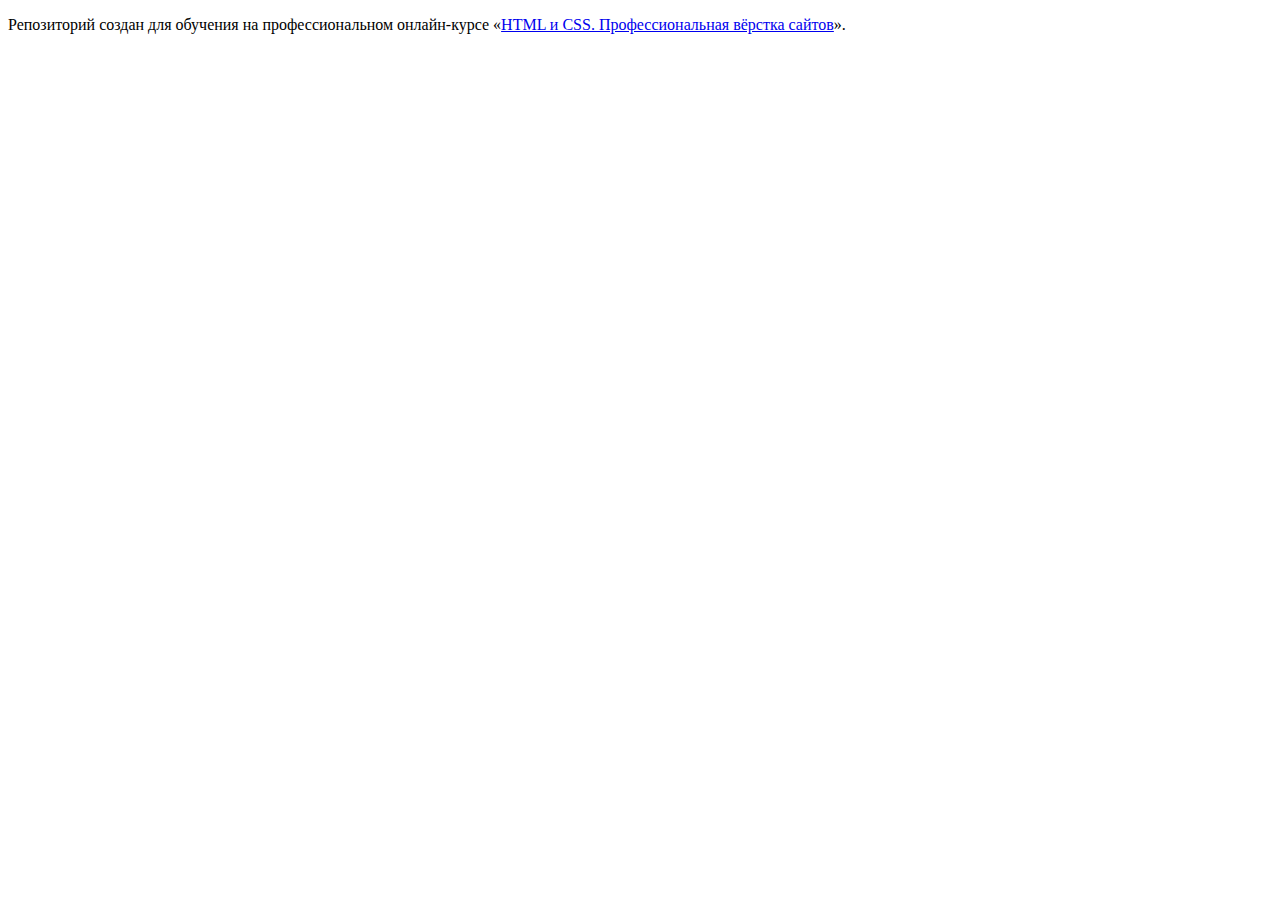
<file: master/index.html>
<!DOCTYPE html>
<html lang="ru">
  <head>
    <meta charset="utf-8">
    <title>HTML Academy: Седона</title>
    <base href="https://htmlacademy-htmlcss.github.io/1772239-sedona-36/master/">
</head>
  <body>

    <p>Репозиторий создан для обучения на профессиональном онлайн‑курсе «<a href="https://htmlacademy.ru/intensive/htmlcss">HTML и CSS. Профессиональная вёрстка сайтов</a>».</p>

  </body>
</html>
</file>
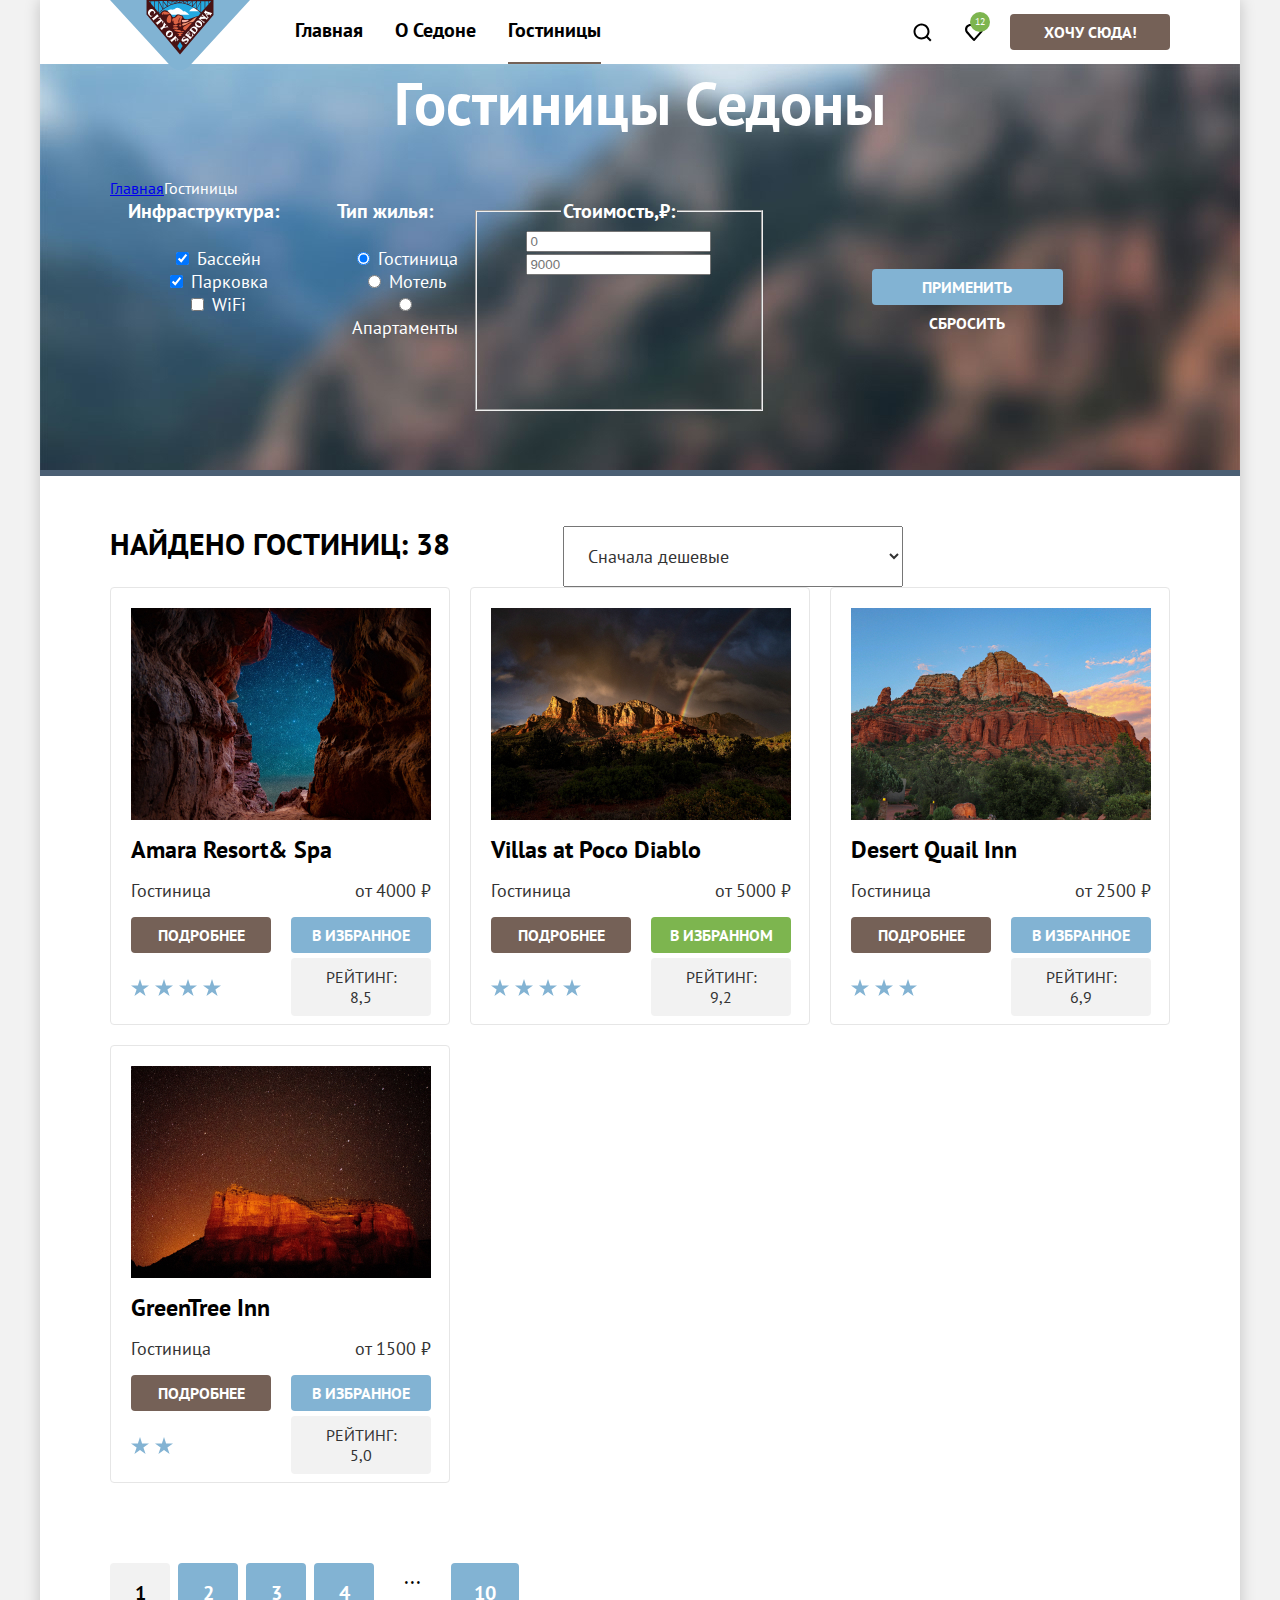
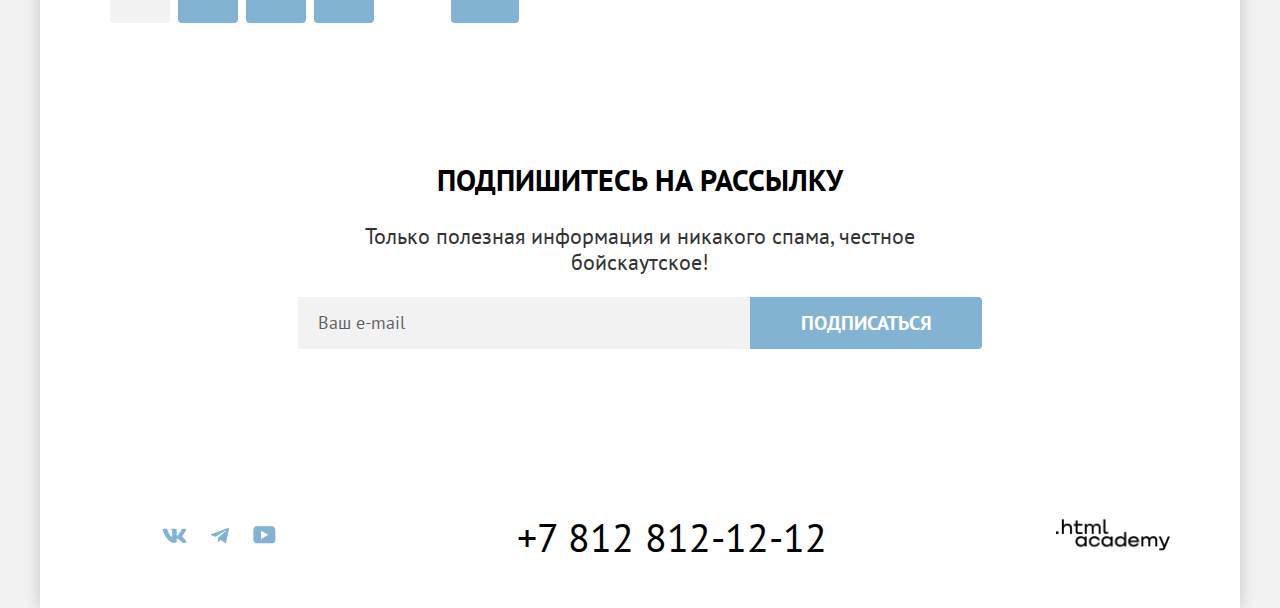
<file: catalog.html>
<!DOCTYPE html>
<html lang="ru">

  <head>
    <meta charset="utf-8">
    <title>Каталог</title>
    <link rel="stylesheet" href="styles/styles.css">
  </head>

  <body>
    <div class="container">
      <header class="page-header">
        <nav class="navigation">
          <a class="logo" href="index.html">
            <img class="page-header-logo" src="images/logo!!.svg" width="140" height="70"
              alt="Логотип «Седона-небольшой городок в Аризоне».">
          </a>
            <ul class="navigation-list">
              <li class="navigation-item">
                <a class="navigation-link " href="index.html">Главная</a>
              </li>
              <li class="navigation-item">
                <a class="navigation-link" href="#">О Седоне</a>
              </li>
              <li class="navigation-item">
                <a class="navigation-link navigation-link-current" href="catalog.html">Гостиницы</a>
              </li>
            </ul>
            <ul class="navigation-list navigation-user">
            <li class="navigaton-item">
              <a class="navigation-link navigation-search" href="#">
                <span class="visually-hidden">Поиск.</span>
              </a>
            </li>
            <li class="navigaton-item navigation-favor">
              <a class="navigation-link " href="#">
                <span class="visually-hidden">Избранное.</span>
              </a>
            </li>
            <li class="navigaton-item">
              <a class="navigation-link button" href="#">Хочу сюда!</a>
            </li>
          </ul>
        </nav>
      </header>
    <main class="main-inner">
      <header class="inner-header">
        <h1 class="inner-header-title">Гостиницы Седоны</h1>
        <ul class="breadcrumbs">
          <li class="breadcrumbs-item">
            <a class="breadcrumbs-link" href="index.html">Главная</a>
          </li>
          <li class="breadcrumbs-item">
            <a class="breadcrumbs-link">Гостиницы</a>
          </li>
        </ul>
        <section class="catalog-housing">
          <h2 class="visually-hidden">Список опций гостиниц</h2>
          <form class="catalog-filter element" action="https://echo.htmlacademy.ru/" method="get">
            <fieldset class="catalog-filter-group">
              <legend class="catalog-filter-title">Инфраструктура:</legend>
              <ul class="catalog-filter-list">
                <li class="catalog-filter-item">
                  <label class="control">
                    <input class="control-input" type="checkbox" name="pool" checked>
                    <span>Бассейн</span>
                  </label>
                </li>
                <li class="catalog-filter-item">
                  <label class="control">
                    <input class="control-input" type="checkbox" name="parking" checked>
                    <span>Парковка</span>
                  </label>
                </li>
                <li class="catalog-filter-item">
                  <label class="control">
                    <input class="control-input" type="checkbox" name="Wi-Fi">
                    <span>WiFi</span>
                  </label>
                </li>
              </ul>
            </fieldset>
            <fieldset class="catalog-filter-group">
              <legend class="catalog-filter-title">Тип жилья:</legend>
              <ul class="catalog-filter-list">
                <li class="catalog-filter-item">
                  <label class="control">
                    <input class="control-input" type="radio" name="housing-group" value="hotel" checked>
                    <span>Гостиница</span>
                  </label>
                </li>
                <li class="catalog-filter-item">
                  <label class="control">
                    <input class="control-input" type="radio" name="housing-group" value="motel">
                    <span>Мотель</span>
                  </label>
                </li>
                <li class="catalog-filter-item">
                  <label class="control">
                    <input class="control-input" type="radio" name="housing-group" value="apartments">
                    <span>Апартаменты</span>
                  </label>
                </li>
              </ul>
            </fieldset>
            <fieldset class="catalog-form" >
              <legend class="catalog-filter-title">Стоимость,₽:</legend>
              <input type="number" placeholder="0">
              <input type="number" placeholder="9000">
            </fieldset>
            <div class="button-group">
              <button class="button-use" type="submit">Применить</button>
              <button class="button-reset" type="reset">Сбросить</button>
            </div>
          </form>
        </section>
      </header>
      <div class="sorting-container">
        <h2 class="select-hotel">Найдено гостиниц: 38</h2>
        <select class="select-control" aria-label="Сортировка">
          <option value="cheap">Сначала дешевые</option>
          <option value="expensive">Сначала дорогие</option>
          <option value="popular">Сначала популярные</option>
        </select>
        <a class="button" href="#">
          <span class="visually-hidden">Показать карточки</span>
        </a>
        <a href="#" class="button button-light">
          <span class="visually-hidden">Показать картинку</span>
        </a>
        <a href="#" class="button button-light">
          <span class="visually-hidden">Показать список</span>
        </a>
      </div>
      <ul class="hotel-list">
        <li class="hotel-cards">
          <a class="hotel-card-link" href="hotel.html">
            <img class="hotel-card-image" src="images/hotel-1.jpg" width="300" height="212"
              alt="Вид из пещеры на звездное небо">
            <h3 class="hotel-card-title">Amara Resort& Spa</h3>
          </a>
            <p class="hotel-card">гостиница</p>
            <p class="hotel-card-price">от 4000 ₽</p>
            <a class="hotel-card-button button-detail" href="#">подробнее</a>
            <a class="hotel-card-button button-select" href="#">в избранное</a>
          <img class="hotel-reiting" src="images/zevvv.svg" width="140" height="37" alt="Четыре звезды">
          <p class="rating">рейтинг: 8,5</p>
        </li>
        <li class="hotel-cards">
          <a class="hotel-card-link" href="hotel.html">
            <img class="hotel-card-image" src="images/hotel-2.jpg" width="300" height="212" alt="Горы на закате">
            <h3 class="hotel-card-title">Villas at Poco Diablo</h3>
          </a>
            <p class="hotel-card">гостиница</p>
            <p class="hotel-card-price">от 5000 ₽</p>
            <a class="hotel-card-button button-detail" href="#">подробнее</a>
            <a class="hotel-card-button button-green" href="#">в избранном</a>
            <img class="hotel-reiting" src="images/zevvv.svg" width="140" height="37" alt="Четыре звезды">
          <p class="rating">рейтинг: 9,2</p>
        </li>
        <li class="hotel-cards">
          <a class="hotel-card-link" href="hotel.html">
            <img class="hotel-card-image" src="images/hotel-3.jpg" width="300" height="212" alt="Горы и солнце">
            <h3 class="hotel-card-title">Desert Quail Inn</h3>
          </a>
            <p class="hotel-card">гостиница</p>
            <p class="hotel-card-price">от 2500 ₽</p>
            <a class="hotel-card-button button-detail" href="#">подробнее</a>
            <a class="hotel-card-button button-select" href="#">в избранное</a>
            <img class="hotel-reiting" src="images/zev3.svg" width="140" height="37" alt="Три звезды">
          <p class="rating">рейтинг: 6,9</p>
        </li>
        <li class="hotel-cards">
          <a class="hotel-card-link" href="hotel.html">
            <img class="hotel-card-image" src="images/hotel-4.jpg" width="300" height="212" alt="Горы ночью">
            <h3 class="hotel-card-title">GreenTree Inn</h3>
          </a>
            <p class="hotel-card">гостиница</p>
            <p class="hotel-card-price">от 1500 ₽</p>
            <a class="hotel-cardbutton button-detail" href="#">подробнее</a>
            <a class="hotel-card-button button-select" href="#">в избранное</a>
            <img class="hotel-reiting" src="images/zev2.svg" width="140" height="37" alt="Две звезды">
          <p class="rating">рейтинг: 5,0</p>
        </li>
      </ul>
      <div>
      <ul class="pagination">
        <li class="pagination-item">
          <a class="pagination-link pagination-current">1</a>
        </li>
        <li class="pagination-item">
          <a class="pagination-link" href="#">2</a>
        </li>
        <li class="pagination-item">
          <a class="pagination-link" href="#">3</a>
        </li>
        <li class="pagination-item">
          <a class="pagination-link" href="#">4</a>
        </li>
        <li class="pagination-item">
          <a class="pagination-link-hidden">...</a>
        </li>
        <li class="pagination-item">
          <a class="pagination-link" href="#">10</a>
        </li>
      </ul>
      </div>
      <section class="newsletter-catalog">
        <h2 class="page-footer-title-catalog">Подпишитесь на рассылку</h2>
        <p class="page-footer-title">Только полезная информация и никакого спама, честное бойскаутское!</p>
        <form class="newsletter-form" action="https://echo.htmlacademy.ru/" method="post">
          <label for="newsletter-email"></label>
          <div class="email">
            <input class="field" placeholder="Ваш e-mail" type="email" name="newsletter-email" id="newsletter-email"
              required>
            <button class="button newsletter-button" type="submit">Подписаться</button>
          </div>
        </form>
      </section>
    </main>
    <footer class="page-footer">
      <section class="social">
        <h2 class="visually-hidden">Давайте дружить</h2>
        <ul class="social-list">
          <li class="social-item">
            <a class="button" href="https://vk.com/htmlacademy">
              <img src="images/vk.svg" width="25" height="15" alt="В контакте">
              <span class="visually-hidden">ВКонтакте</span>
            </a>
          </li>
          <li class="social-item">
            <a class="button" href="https://t.me/htmlacademy ">
              <img src="images/tg.svg" width="18" height="16" alt="Телеграм">
              <span class="visually-hidden">Телеграм</span>
            </a>
          </li>
          <li class="social-item">
            <a class="button" href="https://www.youtube.com/user/htmlacademyru">
              <img src="images/youtube.svg" width="23" height="18" alt="Ютуб">
              <span class="visually-hidden">Ютуб</span>
            </a>
          </li>
        </ul>
      </section>
      <a class="footer-contacts-phone" href="tel:+78128121212">+7 812 812-12-12</a>
      <a class="htmlacademy-link" href="https://htmlacademy.ru/">
        <img src="images/logo_htmlacademy.png" width="114" height="32" alt="html-academy">
      </a>
    </footer>
  </div>
  </body>

</html>
</file>
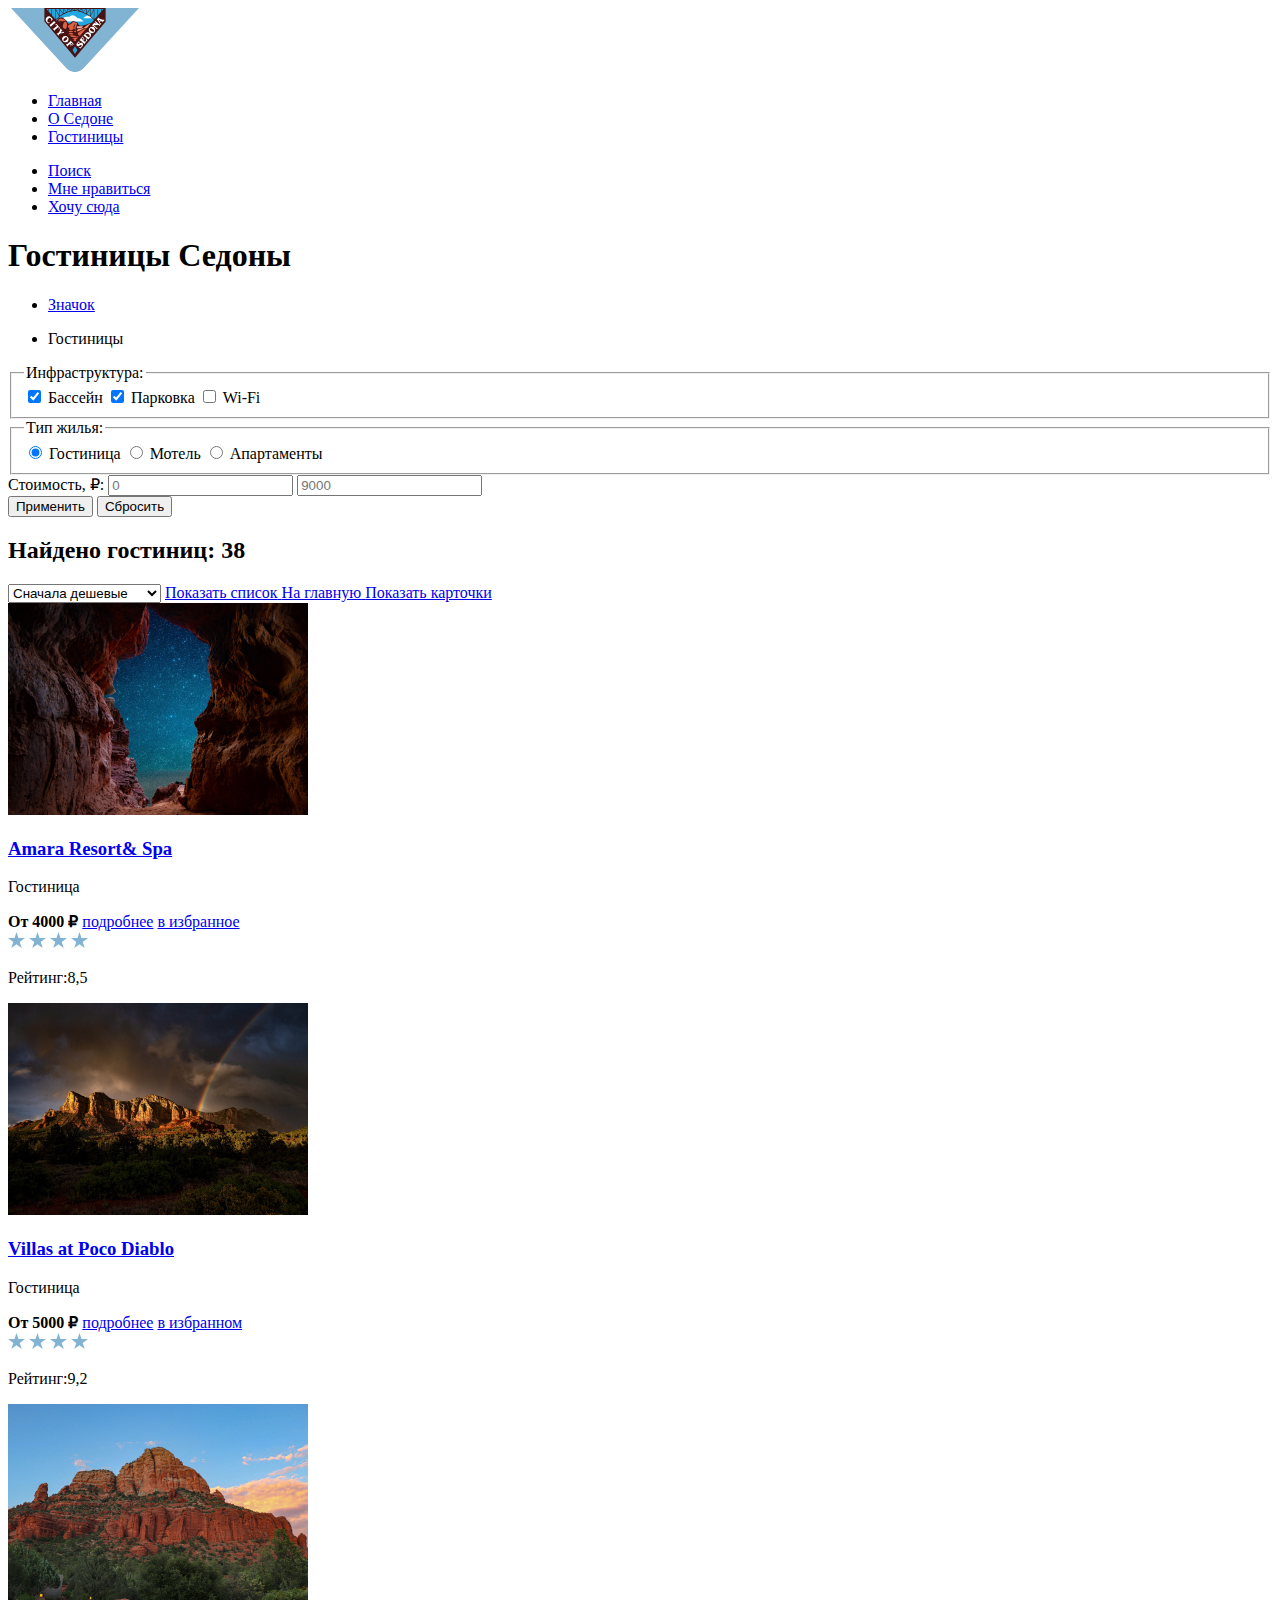
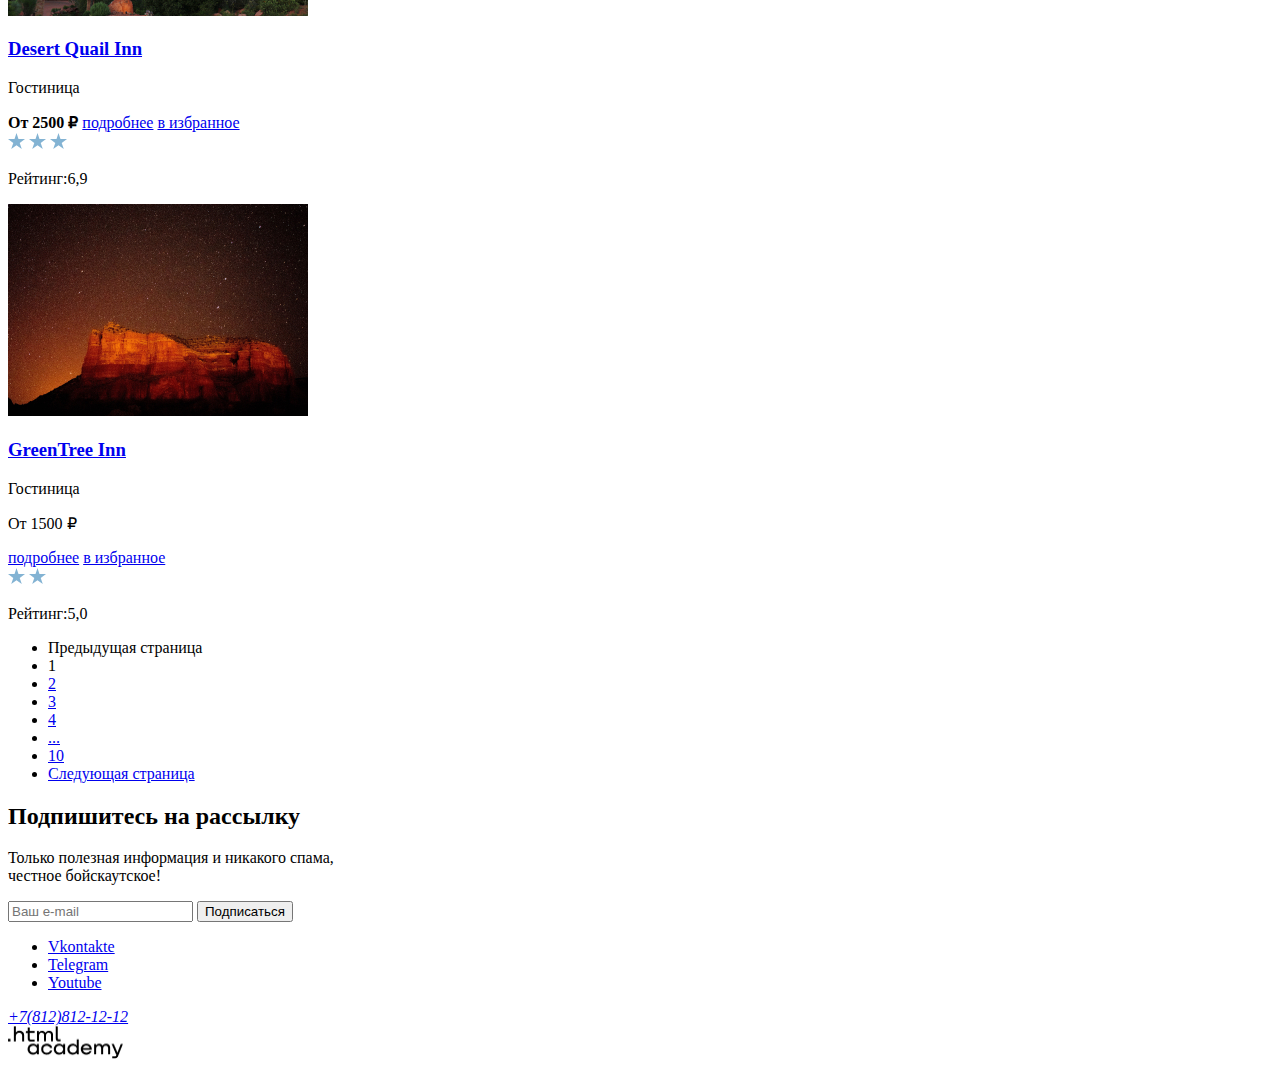
<file: 2/catalog.html>
<!DOCTYPE html>
<html lang="ru">
  <head>
    <meta charset="utf-8">
    <title>Каталог</title>
    <base href="https://htmlacademy-htmlcss.github.io/1772239-sedona-36/2/">
</head>
  <body>
    <header class="page-header">
      <nav class="navigation">
        <a class="navigation-logo" href="index.html">
          <img class="logo" src="images/Logo.svg" width="134" height="64" alt="Логотип Седоны">
        </a>
        <ul class="navigation-list">
          <li class="navigation-item">
            <a class="navigation-link" href="index.html" >Главная</a>
          </li>
          <li class="navigation-item">
            <a class="navigation-link" href="#">О Седоне</a>
          </li>
          <li class="navigation-item">
            <a class="navigation-link navigation-link-current" href="catalog.html">Гостиницы</a>
          </li>
        </ul>
        <ul class="navigation-list navigation-user">
          <li class="navigation-item">
            <a class="navigation-link" href="#">
              <span class="visually-hidden">
                Поиск
              </span>
            </a>
          </li>
          <li class="navigation-item">
            <a class="navigation-link" href="#">
              <span class="visually-hidden">
                Мне нравиться
              </span>
            </a>
          </li>
          <li class="navigation-item">
            <a class="navigation-link" href="#">Хочу сюда</a>
          </li>
        </ul>
      </nav>
    </header>
    <main class="main-iner">



<header class="inner-header">
<h1 class="inner-header-title">Гостиницы Седоны</h1>
<ul class="breadcrumbs">
  <li class="breadcrumbs-item">
    <a class="breadcrumbs-link" href="index.html">Значок</a>
  </li>
  <li>
    <p class="hotel-text">Гостиницы</p>
  </li>
</ul>
</header>



<div class="catalog-products">
  <form class="catalog-filter" action="https://echo.htmlacademy.ru/" method="get">
    <fieldset class="catalog-filter-group">
      <legend class="catalog-filter-title">Инфраструктура:</legend>
     <label>
      <input class="control-input" type="checkbox" checked name="Бассейн">
      Бассейн
            </label>
            <label>
            <input class="control-input" type="checkbox" checked name="Парковка">
            Парковка
                  </label>
                  <label>
                  <input class="control-input" type="checkbox" name="Wi-Fi">
                  Wi-Fi
                        </label>
    </fieldset>
   <fieldset class="catalog-filter-group">
    <legend class="catalog-filter-title">Тип жилья:</legend>
<label>
    <input class="control-input" type="radio" checked name="home">
    Гостиница
          </label>
            <label>
          <input class="control-input" type="radio" name="home">
          Мотель
                </label>
                <label>
                <input class="control-input" type="radio" name= "home">
                Апартаменты
                      </label>
  </fieldset>
 <div>
    <label for="price">Стоимость, ₽:</label>
      <input type="number" placeholder="0">
      <input type="number" placeholder="9000">
</div>
<div class="output-price">
    <div class=""></div>
    <div class=""></div>
    <div class=""></div>
</div>
    <button class="button" type="submit">Применить</button>
    <button class="button" type="reset">Сбросить</button>
  </form>
</div>


  <div>
    <h2 class="select-control" >
      Найдено гостиниц: 38
    </h2>
    <select class="select-control">
      <option value="cheap" selected >Сначала дешевые</option>
    <option value="popular">Сначала популярное</option>
    <option value="expensive">Сначала дорогое</option>
  </select>
  <a href="#" class="button button-light">
    <span class="visually-hidden">Показать список</span>
  </a>
  <a href="#" class="button button-light">
    <span class="visually-hidden">На главную</span>
  </a>
  <a class="button" href="#">
    <span class="visually-hidden">Показать карточки</span>
  </a>
  </div>


  <div class="product-card">
    <a class="product-card-link" href="product.html">
      <img class="product-card-image" src="images/hotel-1.jpg" height="212" width="300" alt="Amara Resort & Spa">
      <h3 class="product-card-title">Amara Resort& Spa</h3>
    </a>
    <p class="product-card-Name">Гостиница</p>
    <b class="product-card-price">От 4000 ₽</b>
    <a class="product-card-button-more" href="#">подробнее</a>
    <a class="product-card-button-favorites" href="#">в избранное</a>
    <div>
      <img class="stars-star-4" src="images/zev.svg" height="18" width="17" alt="star-4">
      <img class="stars-star-4" src="images/zev.svg" height="18" width="17" alt="star-4">
      <img class="stars-star-4" src="images/zev.svg" height="18" width="17" alt="star-4">
      <img class="stars-star-4" src="images/zev.svg" height="18" width="17" alt="star-4">
      </div>
    <p class="rating">Рейтинг:8,5</p>
  </div>


  <div class="product-card">
    <a class="product-card-link" href="product.html">
      <img class="product-card-image" src="images/hotel-2.jpg" height="212" width="300" alt="Villas at Poco Diablo">
      <h3 class="product-card-title">Villas at Poco Diablo</h3>
    </a>
    <p class="product-card-Name">Гостиница</p>
    <b class="product-card-price">От 5000 ₽</b>
    <a class="product-card-button-more" href="#">подробнее</a>
    <a class="product-card-button-favorites" href="#">в избранном</a>
    <div>
      <img class="stars-star-4" src="images/zev.svg" height="18" width="17" alt="star-4">
      <img class="stars-star-4" src="images/zev.svg" height="18" width="17" alt="star-4">
      <img class="stars-star-4" src="images/zev.svg" height="18" width="17" alt="star-4">
      <img class="stars-star-4" src="images/zev.svg" height="18" width="17" alt="star-4">
      </div>
    <p class="rating">Рейтинг:9,2</p>
    </div>


  <div class="product-card">
    <a class="product-card-link" href="product.html">
      <img class="product-card-image" src="images/hotel-3.jpg" height="212" width="300" alt="Desert Quail Inn">
      <h3 class="product-card-title">Desert Quail Inn</h3>
    </a>
    <p class="product-card-Name">Гостиница</p>
    <b class="product-card-price">От 2500 ₽</b>
    <a class="product-card-button-more" href="#">подробнее</a>
    <a class="product-card-button-favorites" href="#">в избранное</a>
    <div>
      <img class="stars-star-4" src="images/zev.svg" height="18" width="17" alt="star-4">
      <img class="stars-star-4" src="images/zev.svg" height="18" width="17" alt="star-4">
      <img class="stars-star-4" src="images/zev.svg" height="18" width="17" alt="star-4">
    </div>
    <p class="rating">Рейтинг:6,9</p>
  </div>


  <div class="product-card">
    <a class="product-card-link" href="product.html">
      <img class="product-card-image" src="images/hotel-4.jpg" height="212" width="300" alt="GreenTree Inn">
      <h3 class="product-card-title">GreenTree Inn</h3>
    </a>
    <p class="product-card-Name">Гостиница</p>
    <p class="product-card-price">От 1500 ₽</p>
    <a class="product-card-button-more" href="#">подробнее</a>
    <a class="product-card-button-favorites" href="#">в избранное</a>
    <div>
      <div>
        <img class="stars-star-4" src="images/zev.svg" height="18" width="17" alt="star-4">
        <img class="stars-star-4" src="images/zev.svg" height="18" width="17" alt="star-4">
      </div>
        <p class="rating">Рейтинг:5,0</p>
    </div>
  </div>


  <ul class="pagination">
    <li class="pagination-item">
      <a class="pagination-link pagination-prev pagination-disabled">
        <span class="visually-hidden">Предыдущая страница</span>
      </a>
    </li>
    <li class="pagination-item">
      <a class="pagination-link pagination-current">1</a>
    </li>
    <li class="pagination-item">
      <a class="pagination-link" href="#">2</a>
    </li>
    <li class="pagination-item">
      <a class="pagination-link" href="#">3</a>
    </li>
    <li class="pagination-item">
      <a class="pagination-link" href="#">4</a>
    </li>
    <li class="pagination-item">
      <a class="pagination-link" href="#">...</a>
    </li>
    <li class="pagination-item">
      <a class="pagination-link" href="#">10</a>
    </li>
    <li class="pagination-item">
      <a class="pagination-link pagination-next" href="#">
        <span class="visually-hidden">Следующая страница</span>
      </a>
    </li>
  </ul>

  <section class="appointment">
    <h2 class="appointment-title">Подпишитесь на рассылку</h2>
    <p>Только полезная информация и никакого спама,<br> честное бойскаутское!</p>
    <form class="appointment-form" action="https://echo.htmlacademy.ru/" method="post">
      <lebel class="appointment-form-date">
        <input type="text" id="appointment-date" name="appointment-date" placeholder="Ваш e-mail">
      </lebel>
      <button class="button" type="submit">Подписаться</button>
    </form>
  </section>


    </main>
    <footer class="page-footer">
      <div class="footer-social">
        <ul class="footer-social-list">
          <li class="footer-social-item">
            <a class="button" href="https://vk.com/htmlacademy">
              <span class="visually-hidden">Vkontakte</span>
            </a>
          </li>
          <li class="footer-social-item">
            <a class="button" href=" https://t.me/htmlacademy ">
              <span class="visually-hidden">Telegram</span>
            </a>
          </li>
          <li class="footer-social-item">
            <a class="button" href="https://www.youtube.com/user/htmlacademyru">
              <span class="visually-hidden">Youtube</span>
            </a>
          </li>
        </ul>
        </div>
        <div class="footer-contacts">
            <address class="footer-contacts-address">
              <a class="footer-contacts-address-phone" href="tel:+78128121212">+7(812)812-12-12</a>
            </address>
          </div>
          <div>
<li>
  <a href="https://htmlacademy.ru/"><img src="images/logo_htmlacademy.png" width="115"
    height="33" alt="html academy "></a>
</li>
          </div>
    </footer>
  </body>
</html>
</file>
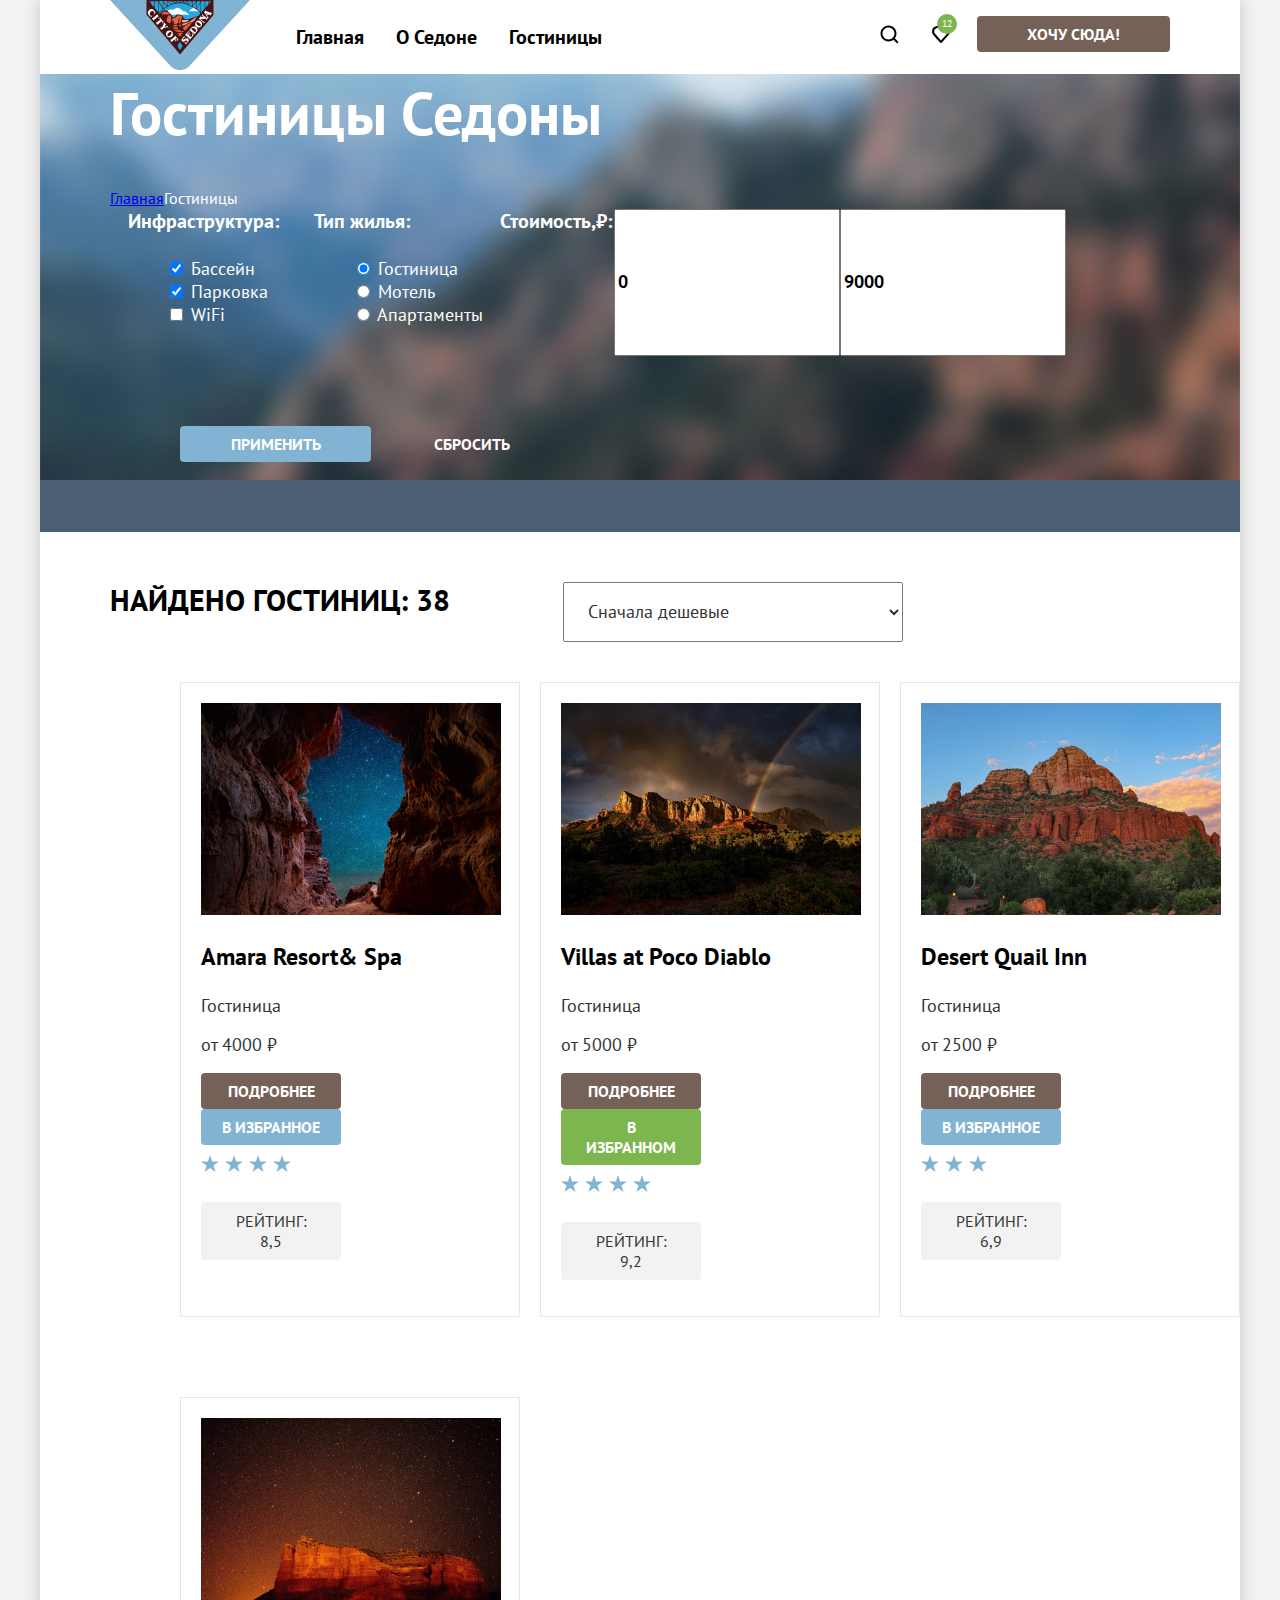
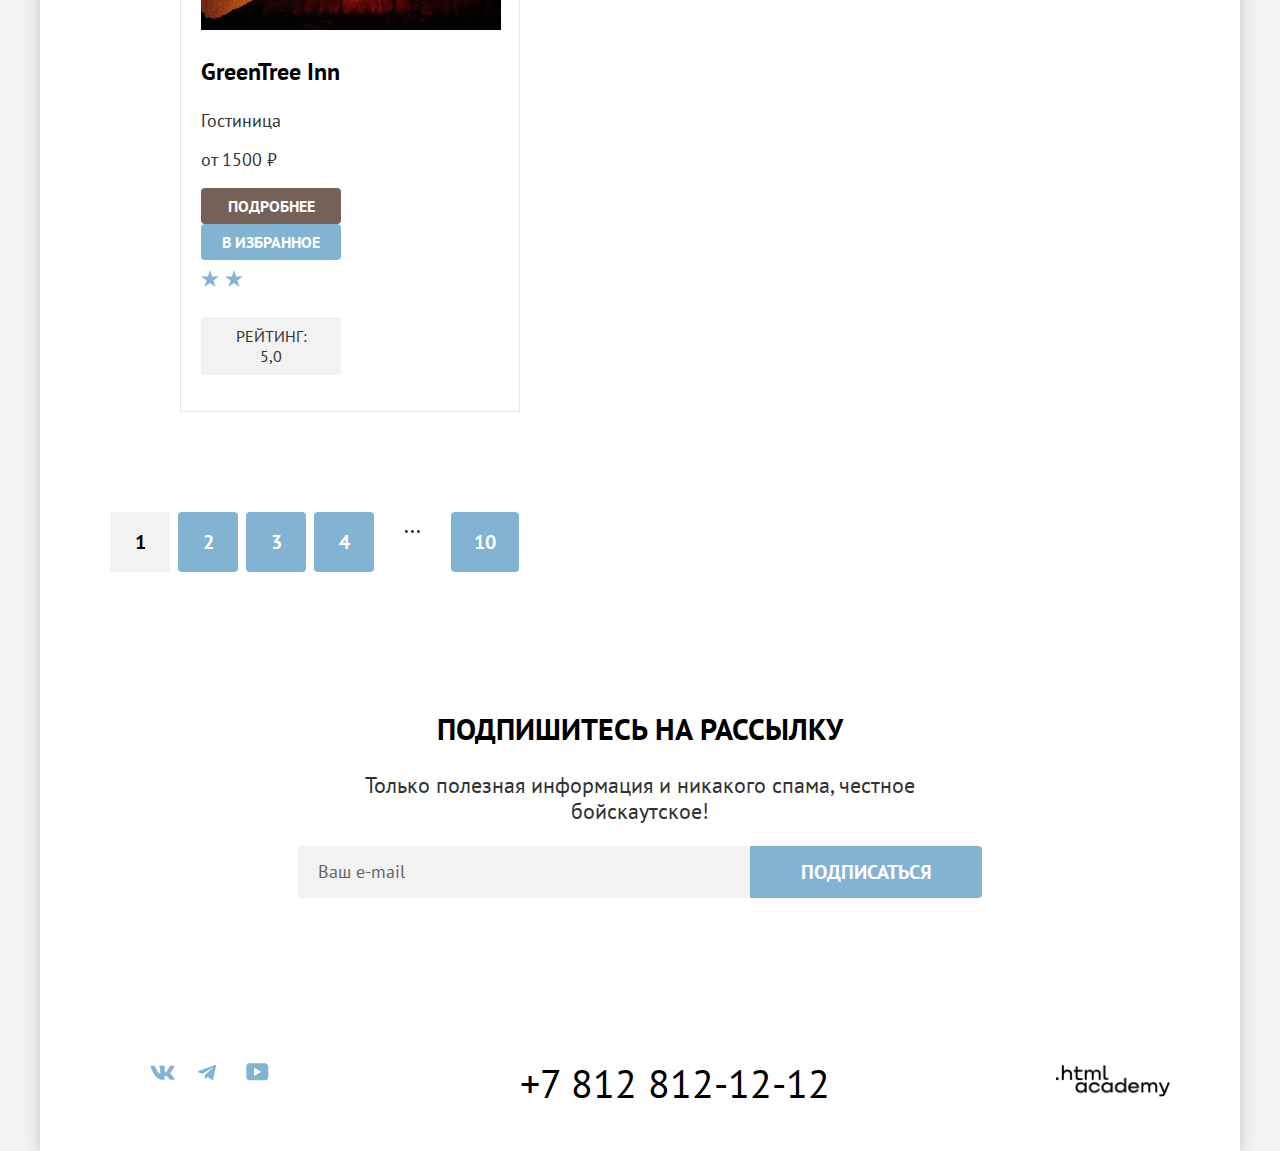
<file: 3/catalog.html>
<!DOCTYPE html>
<html lang="ru">

  <head>
    <meta charset="utf-8">
    <title>Каталог</title>
    <link rel="stylesheet" href="styles/styles.css">
    <base href="https://htmlacademy-htmlcss.github.io/1772239-sedona-36/3/">
</head>

  <body>
    <div class="container">
    <header class="page-header">
      <div style="display: flex;">
        <a class="logo" href="index.html">
          <img class="page-header-logo" src="images/logo!!.svg" width="140" height="70"
            alt="Логотип «Седона-небольшой городок в Аризоне».">
        </a>
        <nav class="navigation">
          <ul class="navigation-list">
            <li class="navigation-item">
              <a class="navigation-link" href="index.html">Главная</a>
            </li>
            <li class="navigation-item">
              <a class="navigation-link" href="#">О Седоне</a>
            </li>
            <li class="navigation-item">
              <a class="navigation-link navigation-link-current" href="catalog.html">Гостиницы</a>
            </li>
          </ul>
        </nav>
      </div>
      <nav>
        <ul class="navigation-list navigation-user">
          <li class="navigaton-item">
            <a class="navigation-link navigation-search" href="#">
              <span class="visually-hidden">Поиск.</span>
            </a>
          </li>
          <li class="navigaton-item navigation-favor">
            <a class="navigation-link " href="#">
              <span class="visually-hidden">Избранное.</span>
            </a>
          </li>
          <li class="navigaton-item">
            <a class="navigation-link button" href="#">Хочу сюда!</a>
          </li>
        </ul>
      </nav>
    </header>
    <main class="main-inner">
      <header class="inner-header">
        <h1 class="inner-header-title">Гостиницы Седоны</h1>
        <ul class="breadcrumbs">
          <li class="breadcrumbs-item">
            <a class="breadcrumbs-link" href="index.html">Главная</a>
          </li>
          <li class="breadcrumbs-item">
            <a class="breadcrumbs-link">Гостиницы</a>
          </li>
        </ul>
        <section class="catalog-housing">
          <h2 class="visually-hidden">Список опций гостиниц</h2>
          <form class="catalog-filter element" action="https://echo.htmlacademy.ru/" method="get">
            <fieldset class="catalog-filter-group">
              <legend class="catalog-filter-title">Инфраструктура:</legend>
              <ul class="catalog-filter-list">
                <li class="catalog-filter-item">
                  <label class="control">
                    <input class="control-input" type="checkbox" name="pool" checked>
                    <span>Бассейн</span>
                  </label>
                </li>
                <li class="catalog-filter-item">
                  <label class="control">
                    <input class="control-input" type="checkbox" name="parking" checked>
                    <span>Парковка</span>
                  </label>
                </li>
                <li class="catalog-filter-item">
                  <label class="control">
                    <input class="control-input" type="checkbox" name="Wi-Fi">
                    <span>WiFi</span>
                  </label>
                </li>
              </ul>
            </fieldset>
            <fieldset class="catalog-filter-group">
              <legend class="catalog-filter-title">Тип жилья:</legend>
              <ul class="catalog-filter-list">
                <li class="catalog-filter-item">
                  <label class="control">
                    <input class="control-input" type="radio" name="housing-group" value="hotel" checked>
                    <span>Гостиница</span>
                  </label>
                </li>
                <li class="catalog-filter-item">
                  <label class="control">
                    <input class="control-input" type="radio" name="housing-group" value="motel">
                    <span>Мотель</span>
                  </label>
                </li>
                <li class="catalog-filter-item">
                  <label class="control">
                    <input class="control-input" type="radio" name="housing-group" value="apartments">
                    <span>Апартаменты</span>
                  </label>
                </li>
              </ul>
            </fieldset>
            <legend class="catalog-filter-title">Стоимость,₽:</legend>
            <form>
              <input type="number" placeholder="0">
              <input type="number" placeholder="9000">
            </form>
            <div class="button-group">
              <button class="button-use" type="submit">Применить</button>
              <button class="button-reset" type="reset">Сбросить</button>
            </div>
          </form>
        </section>
      </header>
      <div class="sorting-container">
        <h2 class="select-hotel">Найдено гостиниц: 38</h2>
        <select class="select-control" aria-label="Сортировка">
          <option value="cheap">Сначала дешевые</option>
          <option value="expensive">Сначала дорогие</option>
          <option value="popular">Сначала популярные</option>
        </select>
        <a class="button" href="#">
          <span class="visually-hidden">Показать карточки</span>
        </a>
        <a href="#" class="button button-light">
          <span class="visually-hidden">Показать картинку</span>
        </a>
        <a href="#" class="button button-light">
          <span class="visually-hidden">Показать список</span>
        </a>
      </div>
      <ul class="hotel-list">
        <li class="hotel-cards">
          <a class="hotel-card-link" href="hotel.html">
            <img class="hotel-card-image" src="images/hotel-1.jpg" width="300" height="212"
              alt="Вид из пещеры на звездное небо">
            <h3 class="hotel-card-title">Amara Resort& Spa</h3>
          </a>
          <div class="hotel-about">
            <p class="hotel-card">гостиница</p>
            <p class="hotel-card-price">от 4000 ₽</p>
          </div>
          <div class="hotel-button">
            <a class="hotel-card-button button-detail" href="#">подробнее</a>
            <a class="hotel-card-button button-select" href="#">в избранное</a>
          </div>
          <div class="hotel">
            <img class="hotel-reiting" src="images/zevvv.svg" width="140" height="37" alt="Четыре звезды">
          </div>
          <p class="rating">рейтинг: 8,5</p>
        </li>
        <li class="hotel-cards">
          <a class="hotel-card-link" href="hotel.html">
            <img class="hotel-card-image" src="images/hotel-2.jpg" width="300" height="212" alt="Горы на закате">
            <h3 class="hotel-card-title">Villas at Poco Diablo</h3>
          </a>
          <div class="hotel-about">
            <p class="hotel-card">гостиница</p>
            <p class="hotel-card-price">от 5000 ₽</p>
          </div>
          <div class="hotel-button">
            <a class="hotel-card-button button-detail" href="#">подробнее</a>
            <a class="hotel-card-button button-green" href="#">в избранном</a>
          </div>
          <div>
            <img class="hotel-reiting" src="images/zevvv.svg" width="140" height="37" alt="Четыре звезды">
          </div>
          <p class="rating">рейтинг: 9,2</p>
        </li>
        <li class="hotel-cards">
          <a class="hotel-card-link" href="hotel.html">
            <img class="hotel-card-image" src="images/hotel-3.jpg" width="300" height="212" alt="Горы и солнце">
            <h3 class="hotel-card-title">Desert Quail Inn</h3>
          </a>
          <div class="hotel-about">
            <p class="hotel-card">гостиница</p>
            <p class="hotel-card-price">от 2500 ₽</p>
          </div>
          <div class="hotel-button">
            <a class="hotel-card-button button-detail" href="#">подробнее</a>
            <a class="hotel-card-button button-select" href="#">в избранное</a>
          </div>
          <div>
            <img class="hotel-reiting" src="images/zev3.svg" width="140" height="37" alt="Три звезды">
          </div>
          <p class="rating">рейтинг: 6,9</p>
        </li>
        <li class="hotel-cards">
          <a class="hotel-card-link" href="hotel.html">
            <img class="hotel-card-image" src="images/hotel-4.jpg" width="300" height="212" alt="Горы ночью">
            <h3 class="hotel-card-title">GreenTree Inn</h3>
          </a>
          <div class="hotel-about">
            <p class="hotel-card">гостиница</p>
            <p class="hotel-card-price">от 1500 ₽</p>
          </div>
          <div class="hotel-button">
            <a class="hotel-cardbutton button-detail" href="#">подробнее</a>
            <a class="hotel-card-button button-select" href="#">в избранное</a>
          </div>
          <div>
            <img class="hotel-reiting" src="images/zev2.svg" width="140" height="37" alt="Две звезды">
          </div>
          <p class="rating">рейтинг: 5,0</p>
        </li>
      </ul>
      <div>
      <ul class="pagination">
        <li class="pagination-item">
          <a class="pagination-link pagination-current">1</a>
        </li>
        <li class="pagination-item">
          <a class="pagination-link" href="#">2</a>
        </li>
        <li class="pagination-item">
          <a class="pagination-link" href="#">3</a>
        </li>
        <li class="pagination-item">
          <a class="pagination-link" href="#">4</a>
        </li>
        <li class="pagination-item">
          <a class="pagination-link-hidden">...</a>
        </li>
        <li class="pagination-item">
          <a class="pagination-link" href="#">10</a>
        </li>
      </ul>
      </div>
      <section class="newsletter-catalog">
        <h2 class="page-footer-title-catalog">Подпишитесь на рассылку</h2>
        <p class="page-footer-title">Только полезная информация и никакого спама, честное бойскаутское!</p>
        <form class="newsletter-form" action="https://echo.htmlacademy.ru/" method="post">
          <label for="newsletter-email"></label>
          <div class="email">
            <input class="field" placeholder="Ваш e-mail" type="email" name="newsletter-email" id="newsletter-email"
              required>
            <button class="button newsletter-button" type="submit">Подписаться</button>
          </div>
        </form>
      </section>
    </main>
    <footer class="page-footer">
      <section class="social">
        <h2 class="visually-hidden">Давайте дружить</h2>
        <ul class="social-list">
          <li class="social-item">
            <a class="button" href="https://vk.com/htmlacademy">
              <img src="images/vk.svg" width="25" height="15" alt="В контакте">
              <span class="visually-hidden">ВКонтакте</span>
            </a>
          </li>
          <li class="social-item">
            <a class="button" href="https://t.me/htmlacademy ">
              <img src="images/tg.svg" width="18" height="16" alt="Телеграм">
              <span class="visually-hidden">Телеграм</span>
            </a>
          </li>
          <li class="social-item">
            <a class="button" href="https://www.youtube.com/user/htmlacademyru">
              <img src="images/youtube.svg" width="23" height="18" alt="Ютуб">
              <span class="visually-hidden">Ютуб</span>
            </a>
          </li>
        </ul>
      </section>
      <a class="footer-contacts-phone" href="tel:+78128121212">+7 812 812-12-12</a>
      <a class="htmlacademy-link" href="https://htmlacademy.ru/">
        <img src="images/logo_htmlacademy.png" width="114" height="32" alt="html-academy">
      </a>
    </footer>
  </div>
  </body>

</html>
</file>
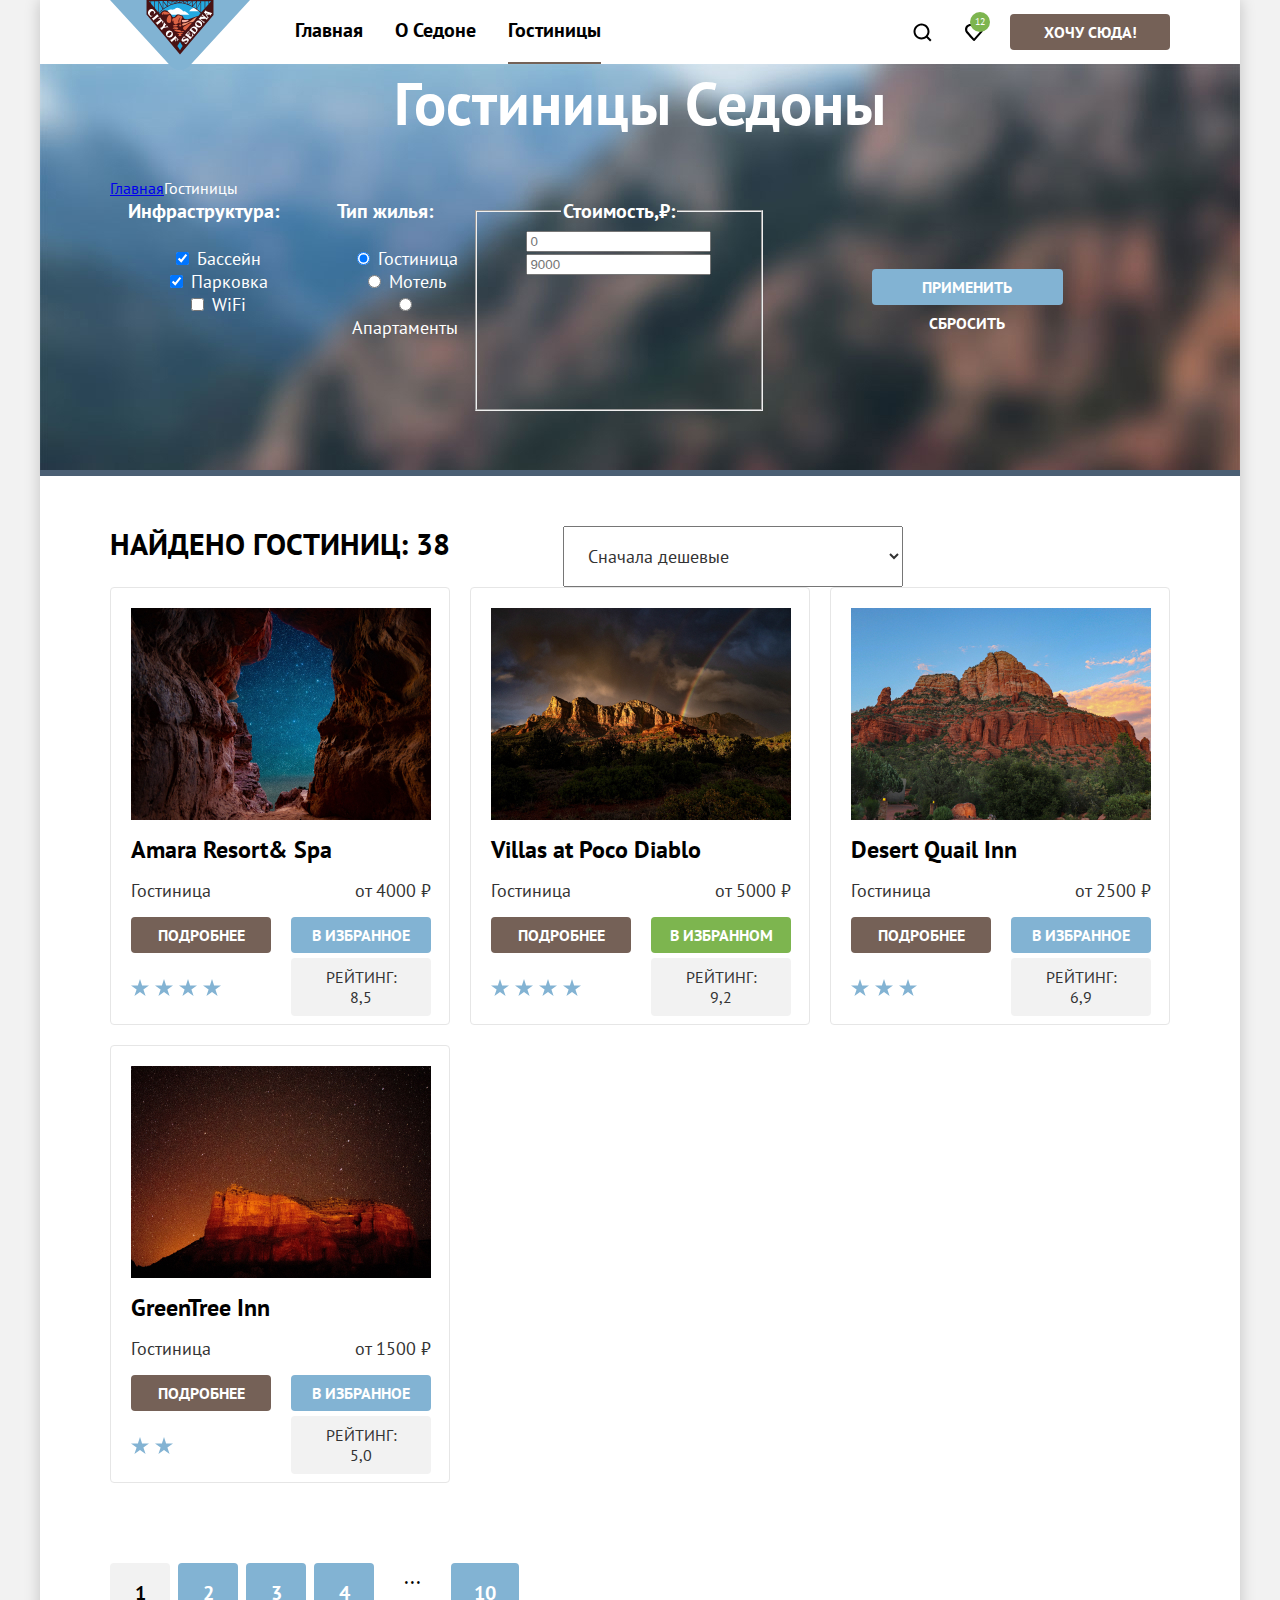
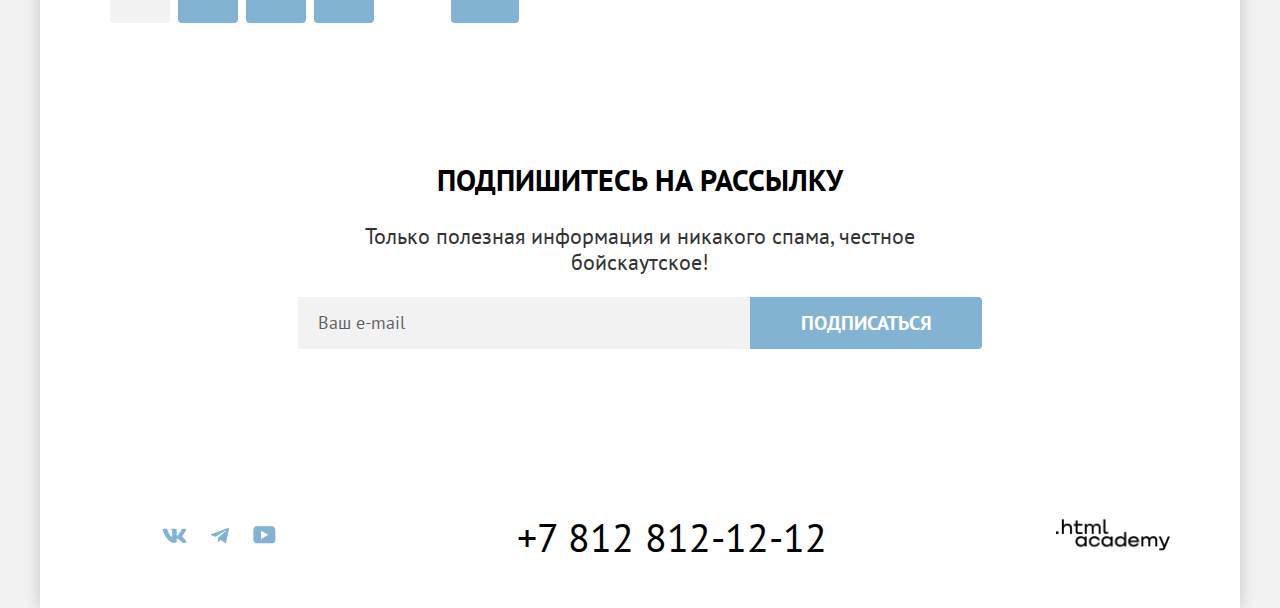
<file: 4/catalog.html>
<!DOCTYPE html>
<html lang="ru">

  <head>
    <meta charset="utf-8">
    <title>Каталог</title>
    <link rel="stylesheet" href="styles/styles.css">
    <base href="https://htmlacademy-htmlcss.github.io/1772239-sedona-36/4/">
</head>

  <body>
    <div class="container">
      <header class="page-header">
        <nav class="navigation">
          <a class="logo" href="index.html">
            <img class="page-header-logo" src="images/logo!!.svg" width="140" height="70"
              alt="Логотип «Седона-небольшой городок в Аризоне».">
          </a>
            <ul class="navigation-list">
              <li class="navigation-item">
                <a class="navigation-link " href="index.html">Главная</a>
              </li>
              <li class="navigation-item">
                <a class="navigation-link" href="#">О Седоне</a>
              </li>
              <li class="navigation-item">
                <a class="navigation-link navigation-link-current" href="catalog.html">Гостиницы</a>
              </li>
            </ul>
            <ul class="navigation-list navigation-user">
            <li class="navigaton-item">
              <a class="navigation-link navigation-search" href="#">
                <span class="visually-hidden">Поиск.</span>
              </a>
            </li>
            <li class="navigaton-item navigation-favor">
              <a class="navigation-link " href="#">
                <span class="visually-hidden">Избранное.</span>
              </a>
            </li>
            <li class="navigaton-item">
              <a class="navigation-link button" href="#">Хочу сюда!</a>
            </li>
          </ul>
        </nav>
      </header>
    <main class="main-inner">
      <header class="inner-header">
        <h1 class="inner-header-title">Гостиницы Седоны</h1>
        <ul class="breadcrumbs">
          <li class="breadcrumbs-item">
            <a class="breadcrumbs-link" href="index.html">Главная</a>
          </li>
          <li class="breadcrumbs-item">
            <a class="breadcrumbs-link">Гостиницы</a>
          </li>
        </ul>
        <section class="catalog-housing">
          <h2 class="visually-hidden">Список опций гостиниц</h2>
          <form class="catalog-filter element" action="https://echo.htmlacademy.ru/" method="get">
            <fieldset class="catalog-filter-group">
              <legend class="catalog-filter-title">Инфраструктура:</legend>
              <ul class="catalog-filter-list">
                <li class="catalog-filter-item">
                  <label class="control">
                    <input class="control-input" type="checkbox" name="pool" checked>
                    <span>Бассейн</span>
                  </label>
                </li>
                <li class="catalog-filter-item">
                  <label class="control">
                    <input class="control-input" type="checkbox" name="parking" checked>
                    <span>Парковка</span>
                  </label>
                </li>
                <li class="catalog-filter-item">
                  <label class="control">
                    <input class="control-input" type="checkbox" name="Wi-Fi">
                    <span>WiFi</span>
                  </label>
                </li>
              </ul>
            </fieldset>
            <fieldset class="catalog-filter-group">
              <legend class="catalog-filter-title">Тип жилья:</legend>
              <ul class="catalog-filter-list">
                <li class="catalog-filter-item">
                  <label class="control">
                    <input class="control-input" type="radio" name="housing-group" value="hotel" checked>
                    <span>Гостиница</span>
                  </label>
                </li>
                <li class="catalog-filter-item">
                  <label class="control">
                    <input class="control-input" type="radio" name="housing-group" value="motel">
                    <span>Мотель</span>
                  </label>
                </li>
                <li class="catalog-filter-item">
                  <label class="control">
                    <input class="control-input" type="radio" name="housing-group" value="apartments">
                    <span>Апартаменты</span>
                  </label>
                </li>
              </ul>
            </fieldset>
            <fieldset class="catalog-form" >
              <legend class="catalog-filter-title">Стоимость,₽:</legend>
              <input type="number" placeholder="0">
              <input type="number" placeholder="9000">
            </fieldset>
            <div class="button-group">
              <button class="button-use" type="submit">Применить</button>
              <button class="button-reset" type="reset">Сбросить</button>
            </div>
          </form>
        </section>
      </header>
      <div class="sorting-container">
        <h2 class="select-hotel">Найдено гостиниц: 38</h2>
        <select class="select-control" aria-label="Сортировка">
          <option value="cheap">Сначала дешевые</option>
          <option value="expensive">Сначала дорогие</option>
          <option value="popular">Сначала популярные</option>
        </select>
        <a class="button" href="#">
          <span class="visually-hidden">Показать карточки</span>
        </a>
        <a href="#" class="button button-light">
          <span class="visually-hidden">Показать картинку</span>
        </a>
        <a href="#" class="button button-light">
          <span class="visually-hidden">Показать список</span>
        </a>
      </div>
      <ul class="hotel-list">
        <li class="hotel-cards">
          <a class="hotel-card-link" href="hotel.html">
            <img class="hotel-card-image" src="images/hotel-1.jpg" width="300" height="212"
              alt="Вид из пещеры на звездное небо">
            <h3 class="hotel-card-title">Amara Resort& Spa</h3>
          </a>
            <p class="hotel-card">гостиница</p>
            <p class="hotel-card-price">от 4000 ₽</p>
            <a class="hotel-card-button button-detail" href="#">подробнее</a>
            <a class="hotel-card-button button-select" href="#">в избранное</a>
          <img class="hotel-reiting" src="images/zevvv.svg" width="140" height="37" alt="Четыре звезды">
          <p class="rating">рейтинг: 8,5</p>
        </li>
        <li class="hotel-cards">
          <a class="hotel-card-link" href="hotel.html">
            <img class="hotel-card-image" src="images/hotel-2.jpg" width="300" height="212" alt="Горы на закате">
            <h3 class="hotel-card-title">Villas at Poco Diablo</h3>
          </a>
            <p class="hotel-card">гостиница</p>
            <p class="hotel-card-price">от 5000 ₽</p>
            <a class="hotel-card-button button-detail" href="#">подробнее</a>
            <a class="hotel-card-button button-green" href="#">в избранном</a>
            <img class="hotel-reiting" src="images/zevvv.svg" width="140" height="37" alt="Четыре звезды">
          <p class="rating">рейтинг: 9,2</p>
        </li>
        <li class="hotel-cards">
          <a class="hotel-card-link" href="hotel.html">
            <img class="hotel-card-image" src="images/hotel-3.jpg" width="300" height="212" alt="Горы и солнце">
            <h3 class="hotel-card-title">Desert Quail Inn</h3>
          </a>
            <p class="hotel-card">гостиница</p>
            <p class="hotel-card-price">от 2500 ₽</p>
            <a class="hotel-card-button button-detail" href="#">подробнее</a>
            <a class="hotel-card-button button-select" href="#">в избранное</a>
            <img class="hotel-reiting" src="images/zev3.svg" width="140" height="37" alt="Три звезды">
          <p class="rating">рейтинг: 6,9</p>
        </li>
        <li class="hotel-cards">
          <a class="hotel-card-link" href="hotel.html">
            <img class="hotel-card-image" src="images/hotel-4.jpg" width="300" height="212" alt="Горы ночью">
            <h3 class="hotel-card-title">GreenTree Inn</h3>
          </a>
            <p class="hotel-card">гостиница</p>
            <p class="hotel-card-price">от 1500 ₽</p>
            <a class="hotel-cardbutton button-detail" href="#">подробнее</a>
            <a class="hotel-card-button button-select" href="#">в избранное</a>
            <img class="hotel-reiting" src="images/zev2.svg" width="140" height="37" alt="Две звезды">
          <p class="rating">рейтинг: 5,0</p>
        </li>
      </ul>
      <div>
      <ul class="pagination">
        <li class="pagination-item">
          <a class="pagination-link pagination-current">1</a>
        </li>
        <li class="pagination-item">
          <a class="pagination-link" href="#">2</a>
        </li>
        <li class="pagination-item">
          <a class="pagination-link" href="#">3</a>
        </li>
        <li class="pagination-item">
          <a class="pagination-link" href="#">4</a>
        </li>
        <li class="pagination-item">
          <a class="pagination-link-hidden">...</a>
        </li>
        <li class="pagination-item">
          <a class="pagination-link" href="#">10</a>
        </li>
      </ul>
      </div>
      <section class="newsletter-catalog">
        <h2 class="page-footer-title-catalog">Подпишитесь на рассылку</h2>
        <p class="page-footer-title">Только полезная информация и никакого спама, честное бойскаутское!</p>
        <form class="newsletter-form" action="https://echo.htmlacademy.ru/" method="post">
          <label for="newsletter-email"></label>
          <div class="email">
            <input class="field" placeholder="Ваш e-mail" type="email" name="newsletter-email" id="newsletter-email"
              required>
            <button class="button newsletter-button" type="submit">Подписаться</button>
          </div>
        </form>
      </section>
    </main>
    <footer class="page-footer">
      <section class="social">
        <h2 class="visually-hidden">Давайте дружить</h2>
        <ul class="social-list">
          <li class="social-item">
            <a class="button" href="https://vk.com/htmlacademy">
              <img src="images/vk.svg" width="25" height="15" alt="В контакте">
              <span class="visually-hidden">ВКонтакте</span>
            </a>
          </li>
          <li class="social-item">
            <a class="button" href="https://t.me/htmlacademy ">
              <img src="images/tg.svg" width="18" height="16" alt="Телеграм">
              <span class="visually-hidden">Телеграм</span>
            </a>
          </li>
          <li class="social-item">
            <a class="button" href="https://www.youtube.com/user/htmlacademyru">
              <img src="images/youtube.svg" width="23" height="18" alt="Ютуб">
              <span class="visually-hidden">Ютуб</span>
            </a>
          </li>
        </ul>
      </section>
      <a class="footer-contacts-phone" href="tel:+78128121212">+7 812 812-12-12</a>
      <a class="htmlacademy-link" href="https://htmlacademy.ru/">
        <img src="images/logo_htmlacademy.png" width="114" height="32" alt="html-academy">
      </a>
    </footer>
  </div>
  </body>

</html>
</file>
<file: styles/styles.css>
* {
    box-sizing: border-box;
}
html{
  height: 100%;
}

@font-face {
    font-family: "PT Sans";
    font-style: normal;
    font-weight: 400;
    src: url("../fonts/ptsans-400.woff2") format("woff2");
    font-display: swap;
}

@font-face {
    font-family: "PT Sans";
    font-style: normal;
    font-weight: 700;
    src: url("../fonts/ptsans-700.woff2") format("woff2");
    font-display: swap;
}

body {
    font-family: "PT Sans", Arial, sans-serif;
    font-size: 18px;
    line-height: 21px;
    color: #333333;
    background-color: #F2F2F2;
    margin: 0;
    height: 100%;
}

.container {
    display: flex;
    text-align: center;
    flex-direction: column;
    background-color: #FFFFFF;
    margin: 0 auto;
    width: 1200px;
    min-height: 100%;
    box-shadow: 0 0 15px rgb(0 0 0/20%);
}

.visually-hidden {
    position: absolute;
    width: 1px;
    height: 1px;
    margin: -1px;
    border: 0;
    padding: 0;
    white-space: nowrap;
    clip-path: inset(100%);
    clip: rect(0 0 0 0);
    overflow: hidden;
}

.page-header {
  width: 1200px;
  margin: auto;
  background-color: #ffffff;
}

.logo {
  position: relative;
  width: 140px;
  margin-right: 30px;
}
.logo img {
  position: absolute;
  left: 0;
  z-index: 1;
}

.navigation {
  height: 64px;
  display: flex;
  width: 1060px;
  margin: auto;
}

.navigation-list {
  display: flex;
  flex-wrap: wrap;
  width: 450px;
  margin: 0;
  margin-top: -10px;
  padding: 8px 0;
  list-style-type: none;
}

.navigation-favor {
    position: relative;
    background: url(../images/heart!.svg) no-repeat center;

}

.navigation-search {
    background: url(../images/search!.svg) no-repeat center;
}

.navigation-favor::before {
    content: "12";
    position: absolute;
    right: 0;
    display: block;
    padding: 5px;
    background-color: #7DB54F;
    font-size: 10px;
    line-height: 10px;
    color: #FFFFFF;
    border-radius: 50%;
}

.navigation-link:not(.button) {
    display: block;
    padding: 20px 16px;
    font-weight: 700;
    font-size: 20px;
    line-height: 24px;
    text-decoration: none;
    color: #000000;
}

.navigation-user {
  display: flex;
  flex-wrap: wrap;
  justify-content: flex-end;
  align-items: center;
  min-width: 270px;
  margin-left: auto;
}

.navigaton-item {
    margin: 14px 0 14px 20px;
}

.navigation-user .navigation-link {
  min-width: 12px;
  min-height: 22px;
  font-size: 16px;
  line-height: 20px;
  color: #FFFFFF;
}

.navigation-link.button {
    border-radius: 4px;
    padding: 8px 32px;
    font-size: 16px;
    line-height: 20px;
    color: #FFFFFF;
    background: #756157;
    text-transform: uppercase;
    min-width: 160px;
    min-height: 22px;
}


.navigation-link {
    display: block;
    padding: 20px 16px;
    font-size: 20px;
    line-height: 24px;
    font-weight: 700;
    text-align: center;
    text-decoration: none;
}
.navigation-link-current::before {
  content: "";
  position: absolute;
  width: calc(100% - 32px);
  bottom: -2px;
  border-bottom: 2px solid #756257;
  z-index: 1;

}
.navigation-link-current{
  position: relative;
}
.wellcome {
    margin: 0 auto;
    width: 460px;
}
.main-index{
  flex-grow: 1;
}

.gorgeous {

    position: relative;
    padding: 50px 0 80px;
    background:url("../images/index-background.jpg");
    background-size: cover;

}
.gorgeous::before {
  position: absolute;
  width: 1200px;
  height: 57px;
  content: "";
  bottom: 0;
  left: 0;
  background-image: url(../images/divider.svg)
}
.advantages-title-about {
    background: #FFFFFF;
    font-size: 30px;
    line-height: 36px;
    font-weight: 700;
    text-transform: uppercase;
    margin: 0;
    text-align: center;
    color: #000000;
    padding-left: 290px;
    padding-right: 290px;
    padding-top: 69px;
    padding-bottom: 25px;
}


.advantages-reasons {
    margin: 0;
    text-align: center;
    font-size: 22px;
    line-height: 26px;
    padding-bottom: 69px;
}

.advantages-tex {
    background-color: rgba(131, 179, 211, 0.2);
}

.advantages-list {
    display: flex;
    flex-wrap: wrap;
    padding: 0;
    margin: 0;
    background-color: rgba(131, 179, 211, 0.12);
    list-style-type: none;

}

.advantages-item {
    display: flex;
    max-height: 385px;
    width: 400px;
    margin: 0 auto;
}

.advantages-image {
    display: flex;
    color: #FFFFFF;
    background-color: #82B3D3;
    width: 1200px;

}

.advantages-photo {
    flex-shrink: 0;
    min-height: 385px;
    width: 800px;
}

.photo {
    object-fit: cover;
    width: 100%;
    height: 100%;

}

.advantages-item:nth-child(even) {
    display: flex;
    background-color: rgba(131, 179, 211, 0.12);
    min-height: 385px;
    width: 400px;
}

.advantages-title {
  font-size: 24px;
  line-height: 28px;
  font-weight: 700;
  text-transform: uppercase;
  text-align: center;
  padding-top: 102px;
  padding-left: 114px;
  padding-right: 114px;
}

.advantages-item:nth-child(n +2):nth-child(-n+ 4) .advantages-title
{
  color: #000000
}
.advantages-title::after{
  display: block;
margin: 0 auto;
margin-top: 30px;
margin-bottom: 30px;
content: "";
width: 60px;
height: 2px;
background-color: rgba(0, 0, 0, 0.3);}

.advantages-title-image::after{
  background-color: rgba(255, 255, 255, 0.3)
}
.advantages-description {
    text-align: center;
    padding-left: 85px;
    padding-right: 85px;
  }

.services-text {
    text-align: center;
    min-height: 246px;
}

.services {
    text-align: center;
    list-style-type: none;

}

.services-text {
    text-align: center;
}

.services-about {
    padding-top: 64px;
    padding-right: 348px;
    padding-left: 348px;
    padding-bottom: 64px;
}

.services-about .services-title{
    text-align: center;
    color: #000000;
    font-size: 30px;
    line-height: 36px;
    font-weight: 700;
    text-transform: uppercase;

}

.services-about .services-description-text {
    font-size: 22px;
    line-height: 26px;
    font-weight: 400;
}
.services-description-text{
  margin: 0;
  padding-top: 20px;
}
.services-title {
    color: #000000;
    font-size: 24px;
    line-height: 28px;
    font-weight: 700;
    text-transform: uppercase;
    margin: 0;
}

.services-item {
  box-sizing:content-box;
  width: 230px;
  padding: 183px 85px 81px;
}

.services-title-home{
  background: rgba(131, 179, 211, 0.12) url(../images/home.svg) no-repeat center 81px;
}
.services-title-foot{
  background: rgb(255, 255, 255) url(../images/food1.svg) no-repeat center 79px
}
.services-title-souvenirs{
  background: rgba(131, 179, 211, 0.12) url(../images/present.svg) no-repeat center 79px
}
.services-list {
    display: flex;
    flex-wrap: wrap;
    padding: 0;
    margin: 0;
    width: 1200px;
    list-style-type: none;
}

.search {
    text-align: center;
    min-height: 406px;
    padding-top: 96px;
    padding-bottom: 96px;

}

.search-title {
    color: #000000;
    font-size: 30px;
    line-height: 36px;
    font-weight: 700;
    margin-top: 0;
    text-transform: uppercase;

}

.search-title-date {
    font-size: 22px;
    line-height: 26px;
    font-weight: 400;
    padding-left: 304px;
    padding-right: 304px;
    padding-bottom: 54px;


}

.search-link {
    color: #FFFFFF;
    font-size: 20px;
    line-height: 36px;
    font-weight: 700;
    text-transform: uppercase;
    background-color: #756157;
    border-radius: 4px;
    text-decoration: none;
    padding: 8px 50px;
    width: 376px;
    min-height: 52px;
}

.newsletter {
    display: block;
    flex-direction: row;
    justify-content: center;
    text-align: center;
    background: url("../images/Subscribe.jpg");
    background-color: rgb(73, 108, 129);
    background-size: cover;
    background-repeat: no-repeat;
    min-height: 415px;
    padding-left: 258px;
    padding-top: 96px;
    padding-right: 258px;
    padding-bottom: 104px;
}

.newsletter-catalog {
    display: block;
    flex-direction: row;
    justify-content: center;
    text-align: center;
    min-height: 415px;
    padding-left: 258px;
    padding-top: 96px;
    padding-right: 258px;
    padding-bottom: 104px;
}

.newsletter-title {
    color: #FFFFFF;
    font-size: 30px;
    line-height: 36px;
    font-weight: 700;
    text-transform: uppercase;

}

.newsletter-information {
    margin-left: auto;
    margin-right: auto;
    width: 475px;
    color: #FFFFFF;
    font-size: 22px;
    line-height: 26px;
    font-weight: 400;
}


.newsletter-form {
    border-radius: 4px 0 0 4px;
}

.newsletter-button {
    background: #82B3D3;
    border-radius: 0 4px 4px 0;
    color: #FFFFFF;
}

.newsletter-catalog {
    text-align: center;
}

.email {
    display: flex;
    text-align: center;
    width: 685px;
    min-height: 52px;
    margin: 0 auto;
}

.field {
    font-family: 'PT Sans';
    font-size: 18px;
    line-height: 24px;
    padding: 12px 20px;
    width: 452px;
    min-height: 52px;
    background: #F2F2F2;
    border: none;
}

.field::placeholder {
    color: #000000;
    opacity: 0.6;
}

.newsletter-button {
    font-family: 'PT Sans';
    display: block;
    width: 232px;
    min-height: 52px;
    margin-left: 0;
    text-transform: uppercase;
    font-size: 20px;
    line-height: 36px;
    font-weight: 700;
    padding: 8px 50px;
    border-style: none;
}



.page-footer {
    display: flex;
    justify-content: space-between;
    align-items: center;
    margin: 40px 70px 30px;
}

.footer-contacts-phone {
    color: #000000;
    font-size: 40px;
    line-height: 40px;
    font-weight: 400;
    text-decoration: none;
}

.social-list {
    display: flex;
    list-style-type: none;
}

.social-item {
    display: block;
    padding: 12px;
    min-width: 23px;
}

/*
catolog.html
*/

.inner-header {
    color: #FFFFFF;
    background: url("../images/Filers-bak.jpg");
    background-color: rgb(75, 95, 116);
    background-size: 100% auto;
    background-repeat: no-repeat;
    padding-left: 70px;
    padding-right: 70px;
    min-height: 412px;
}

.elements {
    display: flex;
}

.inner-header-title {
    font-size: 60px;
    line-height: 78px;
    font-weight: 700;
    margin-top: 0;
    margin-bottom: 35px;
}

.breadcrumbs {
    display: flex;
    margin: 0;
    padding: 0;
    list-style-type: none;

}

.breadcrumbs-link {
    font-size: 16px;
    font-weight: 400;

}

.catalog-filter {
    display: flex;
}
.catalog-filter > input {
  font-family: 'PT Sans';
  font-weight: 700;
  font-size: 18px;
  line-height:24px;
}
.catalog-filter > input::placeholder{
color: #000;
}

.catalog-filter-group {
    display: flex;
    border: none;
}

.catalog-filter-title {
    font-size: 20px;
    line-height: 24px;
    font-weight: 700;

}

.catalog-filter-list {
    list-style-type: none;
}

.catalog-filter-item {
    line-height: 23px;
    font-weight: 400;
}

.button-group {
    display: inline-block;
    flex-wrap: wrap;
    padding: 70px;
}

.button-use {
    font-family: 'PT Sans';
    color: #FFFFFF;
    font-size: 16px;
    line-height: 20px;
    font-weight: 700;
    text-transform: uppercase;
    background: #82B3D3;
    border-radius: 4px;
    border: none;
    width: 191px;
    height: 36px;
}

.button-reset {
    font-family: 'PT Sans';
    background: transparent;
    color: #FFFFFF;
    font-size: 16px;
    line-height: 20px;
    font-weight: 700;
    text-transform: uppercase;
    border: none;
    width: 191px;
    height: 36px;

}

.sorting-container {
    display: flex;
    justify-content: space-between;
}

  .select-control {
    font-family: 'PT Sans';
    font-size: 18px;
    line-height: 21px;
    color: #333333;
    padding-left: 20px;
    padding-top: 14px;
    padding-bottom: 14px;
    padding-right: 131px;
    margin-top: 50px;
}

.select-hotel {
    color: #000000;
    font-size: 30px;
    line-height: 36px;
    font-weight: 700;
    text-transform: uppercase;
    margin-left: 70px;
    margin-top: 50px;
}

.hotel-list {
    display: grid;
    grid-template-columns: repeat(3, 340px);
    gap: 20px;
    width: 1060px;
    margin: auto;
    margin-bottom: 80px;
    padding: 0;
    list-style-type: none;
}

.hotel-card {
  margin: 0;
    text-transform: capitalize;
}

.hotel-cards {
  width: 340px;
  height: 438px;
  display: grid;
  grid-template-columns: repeat(2, 140px);
  column-gap: 20px;
  row-gap: 16px;
  justify-items: start;
  align-items: center;
  padding: 20px;
  border: 1px solid #E6E6E6;
  border-radius: 4px;
}

.hotel-card-title {
  font-weight: 700;
  font-size: 24px;
  line-height: 28px;
  display: inline-block;
  margin: 0;
  text-transform: none;
  color: #000000;

}
.hotel-card-link{
  display: block;
  grid-column: 1/-1;
  margin: 0;
  padding: 0;
  text-align: left;
  text-decoration: none;
}
.hotel-card-image{
  display: block;
  margin-bottom: 16px;
}
.hotel-reiting{
  margin: 0;
  margin-bottom: 20px;
}
.hotel-card-price{
  margin: 0;
  justify-self: end;
}
.button-detail {
    color: #ffffff;
    display: block;
    font-size: 16px;
    line-height: 20px;
    font-weight: 700;
    text-transform: uppercase;
    background: #756157;
    border-radius: 4px;
    text-decoration: none;
    width: 140px;
    min-height: 36px;
    text-align: center;
    padding: 8px 26px;
}

.button-select {
    display: block;
    font-size: 16px;
    line-height: 20px;
    font-weight: 700;
    text-transform: uppercase;
    background: #82B3D3;
    border-radius: 4px;
    text-decoration: none;
    width: 140px;
    min-height: 36px;
    text-align: center;
    padding: 8px 20px;
    color: #FFFFFF;
}

.button-green {
    display: block;
    color: #FFFFFF;
    font-size: 16px;
    line-height: 20px;
    font-weight: 700;
    text-transform: uppercase;
    background: #7DB54F;
    border-radius: 4px;
    text-decoration: none;
    width: 140px;
    min-height: 36px;
    text-align: center;
    padding: 8px 10px;
}

.rating {
  margin: 0;
  margin-bottom: 20px;
    font-size: 16px;
    line-height: 20px;
    font-weight: 400;
    text-transform: uppercase;
    background: #F2F2F2;
    border-radius: 4px;
    width: 140px;
    min-height: 36px;
    text-align: center;
    padding: 9px 22px;

}

.pagination {
    display: flex;
    padding: 0 70px;
    list-style: none;
}

.pagination-item {
    margin-right: 8px;
}

.pagination-link {
    display: block;
    text-decoration: none;
    color: #FFFFFF;
    min-height: 60px;
    min-width: 60px;
    background-color: #82B3D3;
    border-radius: 4px;
    font-weight: 700;
    font-size: 20px;
    line-height: 36px;
    text-align: center;
    padding: 12px 23px;
}

.pagination-current {
    color: #000000;
    background-color: #F2F2F2;
}

.page-footer-title-catalog {
    font-size: 30px;
    line-height: 36px;
    color: #000000;
    text-transform: uppercase;
}

.page-footer-title {
    font-size: 22px;
    line-height: 26px;
}

.pagination-link-hidden {
    color: #000000;
    background-color: #ffffff;
    font-weight: 400;
    font-size: 22px;
    line-height: 26px;
    padding: 17px 22px;

}
</file>
<file: 3/styles/styles.css>
* {
    box-sizing: border-box;
}

@font-face {
    font-family: "PT Sans";
    font-style: normal;
    font-weight: 400;
    src: url("../fonts/ptsans-400.woff2") format("woff2");
    font-display: swap;
}

@font-face {
    font-family: "PT Sans";
    font-style: normal;
    font-weight: 700;
    src: url("../fonts/ptsans-700.woff2") format("woff2");
    font-display: swap;
}

body {
    font-family: "PT Sans", Arial, sans-serif;
    font-size: 18px;
    line-height: 21px;
    color: #333333;
    background-color: #F2F2F2;
    margin: 0;
}

.container {
    display: flex;
    flex-direction: column;
    background-color: #FFFFFF;
    margin: 0 auto;
    width: 1200px;
    min-height: 100%;
    box-shadow: 0 0 15px rgb(0 0 0/20%);
}

.visually-hidden {
    position: absolute;
    width: 1px;
    height: 1px;
    margin: -1px;
    border: 0;
    padding: 0;
    white-space: nowrap;
    clip-path: inset(100%);
    clip: rect(0 0 0 0);
    overflow: hidden;
}

.page-header {
    display: flex;
    justify-content: space-between;
}

.logo {
    width: 140px;
    margin-left: 70px;
    margin-right: 30px;
}

.navigation {
    display: flex;
    margin: 0 auto;


}

.navigation-list {
    align-items: center;
    display: flex;
    flex-wrap: wrap;
    width: 420px;
    margin: 0;
    padding: 0;
    list-style-type: none;
    color: inherit;
    text-decoration: none;
}

.navigation-favor {
    position: relative;
    background: url(../images/heart!.svg) no-repeat center;

}

.navigation-search {
    background: url(../images/search!.svg) no-repeat center;
}

.navigation-favor::before {
    content: "12";
    position: absolute;
    right: 0;
    display: block;
    padding: 5px;
    background-color: #7DB54F;
    font-size: 10px;
    line-height: 10px;
    color: #FFFFFF;
    border-radius: 50%;
}

.navigation-link:not(.button) {
    display: block;
    padding: 20px 16px;
    font-weight: 700;
    font-size: 20px;
    line-height: 24px;
    text-decoration: none;
    color: #000000;
}

.navigation-user {
    display: flex;
    justify-content: end;
    flex-wrap: wrap;
    margin-left: auto;
    text-align: center;
    text-decoration: none;
    align-items: center;
    padding-right: 70px;

}

.navigaton-item {
    margin: 14px 0 14px 20px;
}

.navigation-user .navigation-link {
  min-width: 12px;
  min-height: 22px;
  font-size: 16px;
  line-height: 20px;
  color: #FFFFFF;
}
.navigation-link.button {
    border-radius: 4px;
    padding: 8px 50px 8px 50px;
    font-size: 16px;
    line-height: 20px;
    color: #FFFFFF;
    background: #756157;
    text-transform: uppercase;
    min-width: 160px;
    min-height: 22px;
}

.navigation-link {
    display: block;
    padding: 20px 16px;
    font-size: 20px;
    line-height: 24px;
    font-weight: 700;
    text-align: center;
    text-decoration: none;
}
.wellcome {
    margin: 0 auto;
    width: 460px;
}

.gorgeous {
    display: flex;
    background-color: #81b3d2;
    background: url("../images/divider.png"), url("../images/index-background.jpg");
    background-repeat: no-repeat;
    background-position: bottom, left;
    margin-bottom: 69px;
    padding: 50px;
}

.advantages-title-about {
    background: #FFFFFF;
    font-size: 30px;
    line-height: 36px;
    font-weight: 700;
    text-transform: uppercase;
    margin-bottom: 25px;
    text-align: center;
    color: #000000;
    padding-left: 290px;
    padding-right: 290px;
    padding-top: 70px;
    padding-bottom: 25px;
}


.advantages-reasons {
    text-align: center;
    font-size: 22px;
    line-height: 26px;
    padding-left: 275px;
    padding-bottom: 69px;
    padding-right: 275px;
}

.advantages-tex {
    background-color: rgba(131, 179, 211, 0.2);
}

.advantages-list {
    display: flex;
    flex-wrap: wrap;
    padding: 0;
    margin: 0;
    background-color: rgba(131, 179, 211, 0.12);
    list-style-type: none;

}

.advantages-item {
    display: flex;
    min-height: 385px;
    width: 400px;
    margin: 0 auto;
}

.advantages-image {
    display: flex;
    color: #FFFFFF;
    background-color: #82B3D3;
    width: 1200px;

}

.advantages-photo {
    flex-shrink: 0;
    min-height: 385px;
    width: 800px;
}

.photo {
    object-fit: cover;
    width: 100%;
    height: 100%;

}

.advantages-item:nth-child(even) {
    display: flex;
    background-color: rgba(131, 179, 211, 0.12);
    min-height: 385px;
    width: 400px;
}

.advantages-title {
  font-size: 24px;
  line-height: 28px;
  font-weight: 700;
  text-transform: uppercase;
  text-align: center;
  padding-top: 102px;
  padding-left: 113px;
  padding-right: 113px;
}

.advantages-item:nth-child(n +2):nth-child(-n+ 4) .advantages-title
{
  color: #000000
}

.advantages-description {
    text-align: center;
    padding-top: 62px;
    padding-left: 85px;
    padding-right: 85px;
    padding-bottom: 102px;
}

.services-text {
    text-align: center;
    min-height: 246px;
}

.services {
    text-align: center;
    list-style-type: none;

}

.services-text {
    text-align: center;
}

.services-about {
    padding-top: 64px;
    padding-right: 348px;
    padding-left: 348px;
    padding-bottom: 64px;
}

.services-about .services-title{
    text-align: center;
    color: #000000;
    font-size: 30px;
    line-height: 36px;
    font-weight: 700;
    text-transform: uppercase;

}

.services-about .services-description {
    font-size: 22px;
    line-height: 26px;
    font-weight: 400;
}

.services-title {
    color: #000000;
    font-size: 24px;
    line-height: 28px;
    font-weight: 700;
    text-transform: uppercase;
    padding-top: 30px;
}

.services-item:nth-child(2n+1) {
    background-color: rgba(131, 179, 211, 0.12);
}

.services-item {
    width: 400px;
    height: 385px;
    padding-left: 85px;
    padding-right: 85px;
    padding-top: 81px;
    padding-bottom: 81px;
}

.services-list {
    display: flex;
    flex-wrap: wrap;
    padding: 0;
    margin: 0;
    width: 1200px;
    list-style-type: none;
}

.search {
    text-align: center;
    min-height: 406px;
    padding-top: 96px;
    padding-bottom: 96px;

}

.search-title {
    color: #000000;
    font-size: 30px;
    line-height: 36px;
    font-weight: 700;
    margin-top: 0;
    text-transform: uppercase;

}

.search-title-date {
    font-size: 22px;
    line-height: 26px;
    font-weight: 400;
    padding-left: 304px;
    padding-right: 304px;
    padding-bottom: 54px;


}

.search-link {
    color: #FFFFFF;
    font-size: 20px;
    line-height: 36px;
    font-weight: 700;
    text-transform: uppercase;
    background-color: #756157;
    border-radius: 4px;
    text-decoration: none;
    padding: 8px 50px;
    width: 376px;
    min-height: 52px;
}

.newsletter {
    display: block;
    flex-direction: row;
    justify-content: center;
    text-align: center;
    background: url("../images/Subscribe.jpg");
    background-color: rgb(73, 108, 129);
    background-size: cover;
    background-repeat: no-repeat;
    min-height: 415px;
    padding-left: 258px;
    padding-top: 96px;
    padding-right: 258px;
    padding-bottom: 104px;
}

.newsletter-catalog {
    display: block;
    flex-direction: row;
    justify-content: center;
    text-align: center;
    min-height: 415px;
    padding-left: 258px;
    padding-top: 96px;
    padding-right: 258px;
    padding-bottom: 104px;
}

.newsletter-title {
    color: #FFFFFF;
    font-size: 30px;
    line-height: 36px;
    font-weight: 700;
    text-transform: uppercase;

}

.newsletter-information {
    color: #FFFFFF;
    font-size: 22px;
    line-height: 26px;
    font-weight: 400;
}


.newsletter-form {
    border-radius: 4px 0 0 4px;
}

.newsletter-button {
    background: #82B3D3;
    border-radius: 0 4px 4px 0;
    color: #FFFFFF;
}

.newsletter-catalog {
    text-align: center;
}

.email {
    display: flex;
    text-align: center;
    width: 685px;
    min-height: 52px;
    margin: 0 auto;
}

.field {
    font-family: 'PT Sans';
    font-size: 18px;
    line-height: 24px;
    padding: 12px 20px;
    width: 452px;
    min-height: 52px;
    background: #F2F2F2;
    border: none;
}

.field::placeholder {
    color: #000000;
    opacity: 0.6;
}

.newsletter-button {
    font-family: 'PT Sans';
    display: block;
    width: 232px;
    min-height: 52px;
    margin-left: 0;
    text-transform: uppercase;
    font-size: 20px;
    line-height: 36px;
    font-weight: 700;
    padding: 8px 50px;
    border-style: none;
}



.page-footer {
    display: flex;
    justify-content: space-between;
    align-items: center;
    margin: 40px 70px 30px;
}

.footer-contacts-phone {
    color: #000000;
    font-size: 40px;
    line-height: 40px;
    font-weight: 400;
    text-decoration: none;
}

.social-list {
    display: flex;
    list-style-type: none;
}

.social-item {
    width: 48px;
    height: 40px;
}

.social-item:hover{
  background-color: red;
}
/*
catolog.html
*/

.inner-header {
    color: #FFFFFF;
    background: url("../images/Filers-bak.jpg");
    background-color: rgb(75, 95, 116);
    background-size: 100% auto;
    background-repeat: no-repeat;
    padding-left: 70px;
    padding-right: 70px;
    min-height: 412px;
}

.elements {
    display: flex;
}

.inner-header-title {
    font-size: 60px;
    line-height: 78px;
    font-weight: 700;
    margin-top: 0;
    margin-bottom: 35px;
}

.breadcrumbs {
    display: flex;
    margin: 0;
    padding: 0;
    list-style-type: none;

}

.breadcrumbs-link {
    font-size: 16px;
    font-weight: 400;

}

.catalog-filter {
    display: flex;
}
.catalog-filter > input {
  font-family: 'PT Sans';
  font-weight: 700;
  font-size: 18px;
  line-height:24px;
}
.catalog-filter > input::placeholder{
color: #000;
}

.catalog-filter-group {
    display: flex;
    border: none;
}

.catalog-filter-title {
    font-size: 20px;
    line-height: 24px;
    font-weight: 700;

}

.catalog-filter-list {
    list-style-type: none;
}

.catalog-filter-item {
    line-height: 23px;
    font-weight: 400;
}

.button-group {
    display: inline-block;
    flex-wrap: wrap;
    padding: 70px;
}

.button-use {
    font-family: 'PT Sans';
    color: #FFFFFF;
    font-size: 16px;
    line-height: 20px;
    font-weight: 700;
    text-transform: uppercase;
    background: #82B3D3;
    border-radius: 4px;
    border: none;
    width: 191px;
    height: 36px;
}

.button-reset {
    font-family: 'PT Sans';
    background: transparent;
    color: #FFFFFF;
    font-size: 16px;
    line-height: 20px;
    font-weight: 700;
    text-transform: uppercase;
    border: none;
    width: 191px;
    height: 36px;

}

.sorting-container {
    display: flex;
    justify-content: space-between;
}

  .select-control {
    font-family: 'PT Sans';
    font-size: 18px;
    line-height: 21px;
    color: #333333;
    padding-left: 20px;
    padding-top: 14px;
    padding-bottom: 14px;
    padding-right: 131px;
    margin-top: 50px;
}

.select-hotel {
    color: #000000;
    font-size: 30px;
    line-height: 36px;
    font-weight: 700;
    text-transform: uppercase;
    margin-left: 70px;
    margin-top: 50px;
}

.hotel-list {
    display: grid;
    grid-template-columns: repeat(3, 340px);
    gap: 20px;
    width: 1060px;
    margin: auto;
    margin-bottom: 80px;
    padding: 0;
    list-style-type: none;
}

.hotel-card {
    text-transform: capitalize;
}

.hotel-cards {
    padding: 20px;
    width: 340px;
    list-style-type: none;
    border: 1px solid #E6E6E6;
    margin-left: 70px;
    margin-top: 40px;
    margin-right: 20px;
    margin-bottom: 20px;
}

.hotel-card-title {
    color: #000000;
    font-size: 24px;
    line-height: 28px;
    font-weight: 700;

}
.hotel-card-link{
  text-decoration: none;
}

.button-detail {
    color: #ffffff;
    display: block;
    font-size: 16px;
    line-height: 20px;
    font-weight: 700;
    text-transform: uppercase;
    background: #756157;
    border-radius: 4px;
    text-decoration: none;
    width: 140px;
    min-height: 36px;
    text-align: center;
    padding: 8px 26px;
}

.button-select {
    display: block;
    font-size: 16px;
    line-height: 20px;
    font-weight: 700;
    text-transform: uppercase;
    background: #82B3D3;
    border-radius: 4px;
    text-decoration: none;
    width: 140px;
    min-height: 36px;
    text-align: center;
    padding: 8px 20px;
    color: #FFFFFF;
}

.button-green {
    display: block;
    color: #FFFFFF;
    font-size: 16px;
    line-height: 20px;
    font-weight: 700;
    text-transform: uppercase;
    background: #7DB54F;
    border-radius: 4px;
    text-decoration: none;
    width: 140px;
    min-height: 36px;
    text-align: center;
    padding: 8px 20px;
}

.rating {
    font-size: 16px;
    line-height: 20px;
    font-weight: 400;
    text-transform: uppercase;
    background: #F2F2F2;
    border-radius: 4px;
    width: 140px;
    min-height: 36px;
    text-align: center;
    padding: 9px 22px;

}

.pagination {
    display: flex;
    padding: 0 70px;
    list-style: none;
}

.pagination-item {
    margin-right: 8px;
}

.pagination-link {
    display: block;
    text-decoration: none;
    color: #FFFFFF;
    min-height: 60px;
    min-width: 60px;
    background-color: #82B3D3;
    border-radius: 4px;
    font-weight: 700;
    font-size: 20px;
    line-height: 36px;
    text-align: center;
    padding: 12px 23px;
}

.pagination-current {
    color: #000000;
    background-color: #F2F2F2;
}

.page-footer-title-catalog {
    font-size: 30px;
    line-height: 36px;
    color: #000000;
    text-transform: uppercase;
}

.page-footer-title {
    font-size: 22px;
    line-height: 26px;
}

.pagination-link-hidden {
    color: #000000;
    background-color: #ffffff;
    font-weight: 400;
    font-size: 22px;
    line-height: 26px;
    padding: 17px 22px;

}
</file>
<file: 4/styles/styles.css>
* {
    box-sizing: border-box;
}
html{
  height: 100%;
}

@font-face {
    font-family: "PT Sans";
    font-style: normal;
    font-weight: 400;
    src: url("../fonts/ptsans-400.woff2") format("woff2");
    font-display: swap;
}

@font-face {
    font-family: "PT Sans";
    font-style: normal;
    font-weight: 700;
    src: url("../fonts/ptsans-700.woff2") format("woff2");
    font-display: swap;
}

body {
    font-family: "PT Sans", Arial, sans-serif;
    font-size: 18px;
    line-height: 21px;
    color: #333333;
    background-color: #F2F2F2;
    margin: 0;
    height: 100%;
}

.container {
    display: flex;
    text-align: center;
    flex-direction: column;
    background-color: #FFFFFF;
    margin: 0 auto;
    width: 1200px;
    min-height: 100%;
    box-shadow: 0 0 15px rgb(0 0 0/20%);
}

.visually-hidden {
    position: absolute;
    width: 1px;
    height: 1px;
    margin: -1px;
    border: 0;
    padding: 0;
    white-space: nowrap;
    clip-path: inset(100%);
    clip: rect(0 0 0 0);
    overflow: hidden;
}

.page-header {
  width: 1200px;
  margin: auto;
  background-color: #ffffff;
}

.logo {
  position: relative;
  width: 140px;
  margin-right: 30px;
}
.logo img {
  position: absolute;
  left: 0;
  z-index: 1;
}

.navigation {
  height: 64px;
  display: flex;
  width: 1060px;
  margin: auto;
}

.navigation-list {
  display: flex;
  flex-wrap: wrap;
  width: 450px;
  margin: 0;
  margin-top: -10px;
  padding: 8px 0;
  list-style-type: none;
}

.navigation-favor {
    position: relative;
    background: url(../images/heart!.svg) no-repeat center;

}

.navigation-search {
    background: url(../images/search!.svg) no-repeat center;
}

.navigation-favor::before {
    content: "12";
    position: absolute;
    right: 0;
    display: block;
    padding: 5px;
    background-color: #7DB54F;
    font-size: 10px;
    line-height: 10px;
    color: #FFFFFF;
    border-radius: 50%;
}

.navigation-link:not(.button) {
    display: block;
    padding: 20px 16px;
    font-weight: 700;
    font-size: 20px;
    line-height: 24px;
    text-decoration: none;
    color: #000000;
}

.navigation-user {
  display: flex;
  flex-wrap: wrap;
  justify-content: flex-end;
  align-items: center;
  min-width: 270px;
  margin-left: auto;
}

.navigaton-item {
    margin: 14px 0 14px 20px;
}

.navigation-user .navigation-link {
  min-width: 12px;
  min-height: 22px;
  font-size: 16px;
  line-height: 20px;
  color: #FFFFFF;
}

.navigation-link.button {
    border-radius: 4px;
    padding: 8px 32px;
    font-size: 16px;
    line-height: 20px;
    color: #FFFFFF;
    background: #756157;
    text-transform: uppercase;
    min-width: 160px;
    min-height: 22px;
}


.navigation-link {
    display: block;
    padding: 20px 16px;
    font-size: 20px;
    line-height: 24px;
    font-weight: 700;
    text-align: center;
    text-decoration: none;
}
.navigation-link-current::before {
  content: "";
  position: absolute;
  width: calc(100% - 32px);
  bottom: -2px;
  border-bottom: 2px solid #756257;
  z-index: 1;

}
.navigation-link-current{
  position: relative;
}
.wellcome {
    margin: 0 auto;
    width: 460px;
}
.main-index{
  flex-grow: 1;
}

.gorgeous {

    position: relative;
    padding: 50px 0 80px;
    background:url("../images/index-background.jpg");
    background-size: cover;

}
.gorgeous::before {
  position: absolute;
  width: 1200px;
  height: 57px;
  content: "";
  bottom: 0;
  left: 0;
  background-image: url(../images/divider.svg)
}
.advantages-title-about {
    background: #FFFFFF;
    font-size: 30px;
    line-height: 36px;
    font-weight: 700;
    text-transform: uppercase;
    margin: 0;
    text-align: center;
    color: #000000;
    padding-left: 290px;
    padding-right: 290px;
    padding-top: 69px;
    padding-bottom: 25px;
}


.advantages-reasons {
    margin: 0;
    text-align: center;
    font-size: 22px;
    line-height: 26px;
    padding-bottom: 69px;
}

.advantages-tex {
    background-color: rgba(131, 179, 211, 0.2);
}

.advantages-list {
    display: flex;
    flex-wrap: wrap;
    padding: 0;
    margin: 0;
    background-color: rgba(131, 179, 211, 0.12);
    list-style-type: none;

}

.advantages-item {
    display: flex;
    max-height: 385px;
    width: 400px;
    margin: 0 auto;
}

.advantages-image {
    display: flex;
    color: #FFFFFF;
    background-color: #82B3D3;
    width: 1200px;

}

.advantages-photo {
    flex-shrink: 0;
    min-height: 385px;
    width: 800px;
}

.photo {
    object-fit: cover;
    width: 100%;
    height: 100%;

}

.advantages-item:nth-child(even) {
    display: flex;
    background-color: rgba(131, 179, 211, 0.12);
    min-height: 385px;
    width: 400px;
}

.advantages-title {
  font-size: 24px;
  line-height: 28px;
  font-weight: 700;
  text-transform: uppercase;
  text-align: center;
  padding-top: 102px;
  padding-left: 114px;
  padding-right: 114px;
}

.advantages-item:nth-child(n +2):nth-child(-n+ 4) .advantages-title
{
  color: #000000
}
.advantages-title::after{
  display: block;
margin: 0 auto;
margin-top: 30px;
margin-bottom: 30px;
content: "";
width: 60px;
height: 2px;
background-color: rgba(0, 0, 0, 0.3);}

.advantages-title-image::after{
  background-color: rgba(255, 255, 255, 0.3)
}
.advantages-description {
    text-align: center;
    padding-left: 85px;
    padding-right: 85px;
  }

.services-text {
    text-align: center;
    min-height: 246px;
}

.services {
    text-align: center;
    list-style-type: none;

}

.services-text {
    text-align: center;
}

.services-about {
    padding-top: 64px;
    padding-right: 348px;
    padding-left: 348px;
    padding-bottom: 64px;
}

.services-about .services-title{
    text-align: center;
    color: #000000;
    font-size: 30px;
    line-height: 36px;
    font-weight: 700;
    text-transform: uppercase;

}

.services-about .services-description-text {
    font-size: 22px;
    line-height: 26px;
    font-weight: 400;
}
.services-description-text{
  margin: 0;
  padding-top: 20px;
}
.services-title {
    color: #000000;
    font-size: 24px;
    line-height: 28px;
    font-weight: 700;
    text-transform: uppercase;
    margin: 0;
}

.services-item {
  box-sizing:content-box;
  width: 230px;
  padding: 183px 85px 81px;
}

.services-title-home{
  background: rgba(131, 179, 211, 0.12) url(../images/home.svg) no-repeat center 81px;
}
.services-title-foot{
  background: rgb(255, 255, 255) url(../images/food1.svg) no-repeat center 79px
}
.services-title-souvenirs{
  background: rgba(131, 179, 211, 0.12) url(../images/present.svg) no-repeat center 79px
}
.services-list {
    display: flex;
    flex-wrap: wrap;
    padding: 0;
    margin: 0;
    width: 1200px;
    list-style-type: none;
}

.search {
    text-align: center;
    min-height: 406px;
    padding-top: 96px;
    padding-bottom: 96px;

}

.search-title {
    color: #000000;
    font-size: 30px;
    line-height: 36px;
    font-weight: 700;
    margin-top: 0;
    text-transform: uppercase;

}

.search-title-date {
    font-size: 22px;
    line-height: 26px;
    font-weight: 400;
    padding-left: 304px;
    padding-right: 304px;
    padding-bottom: 54px;


}

.search-link {
    color: #FFFFFF;
    font-size: 20px;
    line-height: 36px;
    font-weight: 700;
    text-transform: uppercase;
    background-color: #756157;
    border-radius: 4px;
    text-decoration: none;
    padding: 8px 50px;
    width: 376px;
    min-height: 52px;
}

.newsletter {
    display: block;
    flex-direction: row;
    justify-content: center;
    text-align: center;
    background: url("../images/Subscribe.jpg");
    background-color: rgb(73, 108, 129);
    background-size: cover;
    background-repeat: no-repeat;
    min-height: 415px;
    padding-left: 258px;
    padding-top: 96px;
    padding-right: 258px;
    padding-bottom: 104px;
}

.newsletter-catalog {
    display: block;
    flex-direction: row;
    justify-content: center;
    text-align: center;
    min-height: 415px;
    padding-left: 258px;
    padding-top: 96px;
    padding-right: 258px;
    padding-bottom: 104px;
}

.newsletter-title {
    color: #FFFFFF;
    font-size: 30px;
    line-height: 36px;
    font-weight: 700;
    text-transform: uppercase;

}

.newsletter-information {
    margin-left: auto;
    margin-right: auto;
    width: 475px;
    color: #FFFFFF;
    font-size: 22px;
    line-height: 26px;
    font-weight: 400;
}


.newsletter-form {
    border-radius: 4px 0 0 4px;
}

.newsletter-button {
    background: #82B3D3;
    border-radius: 0 4px 4px 0;
    color: #FFFFFF;
}

.newsletter-catalog {
    text-align: center;
}

.email {
    display: flex;
    text-align: center;
    width: 685px;
    min-height: 52px;
    margin: 0 auto;
}

.field {
    font-family: 'PT Sans';
    font-size: 18px;
    line-height: 24px;
    padding: 12px 20px;
    width: 452px;
    min-height: 52px;
    background: #F2F2F2;
    border: none;
}

.field::placeholder {
    color: #000000;
    opacity: 0.6;
}

.newsletter-button {
    font-family: 'PT Sans';
    display: block;
    width: 232px;
    min-height: 52px;
    margin-left: 0;
    text-transform: uppercase;
    font-size: 20px;
    line-height: 36px;
    font-weight: 700;
    padding: 8px 50px;
    border-style: none;
}



.page-footer {
    display: flex;
    justify-content: space-between;
    align-items: center;
    margin: 40px 70px 30px;
}

.footer-contacts-phone {
    color: #000000;
    font-size: 40px;
    line-height: 40px;
    font-weight: 400;
    text-decoration: none;
}

.social-list {
    display: flex;
    list-style-type: none;
}

.social-item {
    display: block;
    padding: 12px;
    min-width: 23px;
}

/*
catolog.html
*/

.inner-header {
    color: #FFFFFF;
    background: url("../images/Filers-bak.jpg");
    background-color: rgb(75, 95, 116);
    background-size: 100% auto;
    background-repeat: no-repeat;
    padding-left: 70px;
    padding-right: 70px;
    min-height: 412px;
}

.elements {
    display: flex;
}

.inner-header-title {
    font-size: 60px;
    line-height: 78px;
    font-weight: 700;
    margin-top: 0;
    margin-bottom: 35px;
}

.breadcrumbs {
    display: flex;
    margin: 0;
    padding: 0;
    list-style-type: none;

}

.breadcrumbs-link {
    font-size: 16px;
    font-weight: 400;

}

.catalog-filter {
    display: flex;
}
.catalog-filter > input {
  font-family: 'PT Sans';
  font-weight: 700;
  font-size: 18px;
  line-height:24px;
}
.catalog-filter > input::placeholder{
color: #000;
}

.catalog-filter-group {
    display: flex;
    border: none;
}

.catalog-filter-title {
    font-size: 20px;
    line-height: 24px;
    font-weight: 700;

}

.catalog-filter-list {
    list-style-type: none;
}

.catalog-filter-item {
    line-height: 23px;
    font-weight: 400;
}

.button-group {
    display: inline-block;
    flex-wrap: wrap;
    padding: 70px;
}

.button-use {
    font-family: 'PT Sans';
    color: #FFFFFF;
    font-size: 16px;
    line-height: 20px;
    font-weight: 700;
    text-transform: uppercase;
    background: #82B3D3;
    border-radius: 4px;
    border: none;
    width: 191px;
    height: 36px;
}

.button-reset {
    font-family: 'PT Sans';
    background: transparent;
    color: #FFFFFF;
    font-size: 16px;
    line-height: 20px;
    font-weight: 700;
    text-transform: uppercase;
    border: none;
    width: 191px;
    height: 36px;

}

.sorting-container {
    display: flex;
    justify-content: space-between;
}

  .select-control {
    font-family: 'PT Sans';
    font-size: 18px;
    line-height: 21px;
    color: #333333;
    padding-left: 20px;
    padding-top: 14px;
    padding-bottom: 14px;
    padding-right: 131px;
    margin-top: 50px;
}

.select-hotel {
    color: #000000;
    font-size: 30px;
    line-height: 36px;
    font-weight: 700;
    text-transform: uppercase;
    margin-left: 70px;
    margin-top: 50px;
}

.hotel-list {
    display: grid;
    grid-template-columns: repeat(3, 340px);
    gap: 20px;
    width: 1060px;
    margin: auto;
    margin-bottom: 80px;
    padding: 0;
    list-style-type: none;
}

.hotel-card {
  margin: 0;
    text-transform: capitalize;
}

.hotel-cards {
  width: 340px;
  height: 438px;
  display: grid;
  grid-template-columns: repeat(2, 140px);
  column-gap: 20px;
  row-gap: 16px;
  justify-items: start;
  align-items: center;
  padding: 20px;
  border: 1px solid #E6E6E6;
  border-radius: 4px;
}

.hotel-card-title {
  font-weight: 700;
  font-size: 24px;
  line-height: 28px;
  display: inline-block;
  margin: 0;
  text-transform: none;
  color: #000000;

}
.hotel-card-link{
  display: block;
  grid-column: 1/-1;
  margin: 0;
  padding: 0;
  text-align: left;
  text-decoration: none;
}
.hotel-card-image{
  display: block;
  margin-bottom: 16px;
}
.hotel-reiting{
  margin: 0;
  margin-bottom: 20px;
}
.hotel-card-price{
  margin: 0;
  justify-self: end;
}
.button-detail {
    color: #ffffff;
    display: block;
    font-size: 16px;
    line-height: 20px;
    font-weight: 700;
    text-transform: uppercase;
    background: #756157;
    border-radius: 4px;
    text-decoration: none;
    width: 140px;
    min-height: 36px;
    text-align: center;
    padding: 8px 26px;
}

.button-select {
    display: block;
    font-size: 16px;
    line-height: 20px;
    font-weight: 700;
    text-transform: uppercase;
    background: #82B3D3;
    border-radius: 4px;
    text-decoration: none;
    width: 140px;
    min-height: 36px;
    text-align: center;
    padding: 8px 20px;
    color: #FFFFFF;
}

.button-green {
    display: block;
    color: #FFFFFF;
    font-size: 16px;
    line-height: 20px;
    font-weight: 700;
    text-transform: uppercase;
    background: #7DB54F;
    border-radius: 4px;
    text-decoration: none;
    width: 140px;
    min-height: 36px;
    text-align: center;
    padding: 8px 10px;
}

.rating {
  margin: 0;
  margin-bottom: 20px;
    font-size: 16px;
    line-height: 20px;
    font-weight: 400;
    text-transform: uppercase;
    background: #F2F2F2;
    border-radius: 4px;
    width: 140px;
    min-height: 36px;
    text-align: center;
    padding: 9px 22px;

}

.pagination {
    display: flex;
    padding: 0 70px;
    list-style: none;
}

.pagination-item {
    margin-right: 8px;
}

.pagination-link {
    display: block;
    text-decoration: none;
    color: #FFFFFF;
    min-height: 60px;
    min-width: 60px;
    background-color: #82B3D3;
    border-radius: 4px;
    font-weight: 700;
    font-size: 20px;
    line-height: 36px;
    text-align: center;
    padding: 12px 23px;
}

.pagination-current {
    color: #000000;
    background-color: #F2F2F2;
}

.page-footer-title-catalog {
    font-size: 30px;
    line-height: 36px;
    color: #000000;
    text-transform: uppercase;
}

.page-footer-title {
    font-size: 22px;
    line-height: 26px;
}

.pagination-link-hidden {
    color: #000000;
    background-color: #ffffff;
    font-weight: 400;
    font-size: 22px;
    line-height: 26px;
    padding: 17px 22px;

}
</file>
